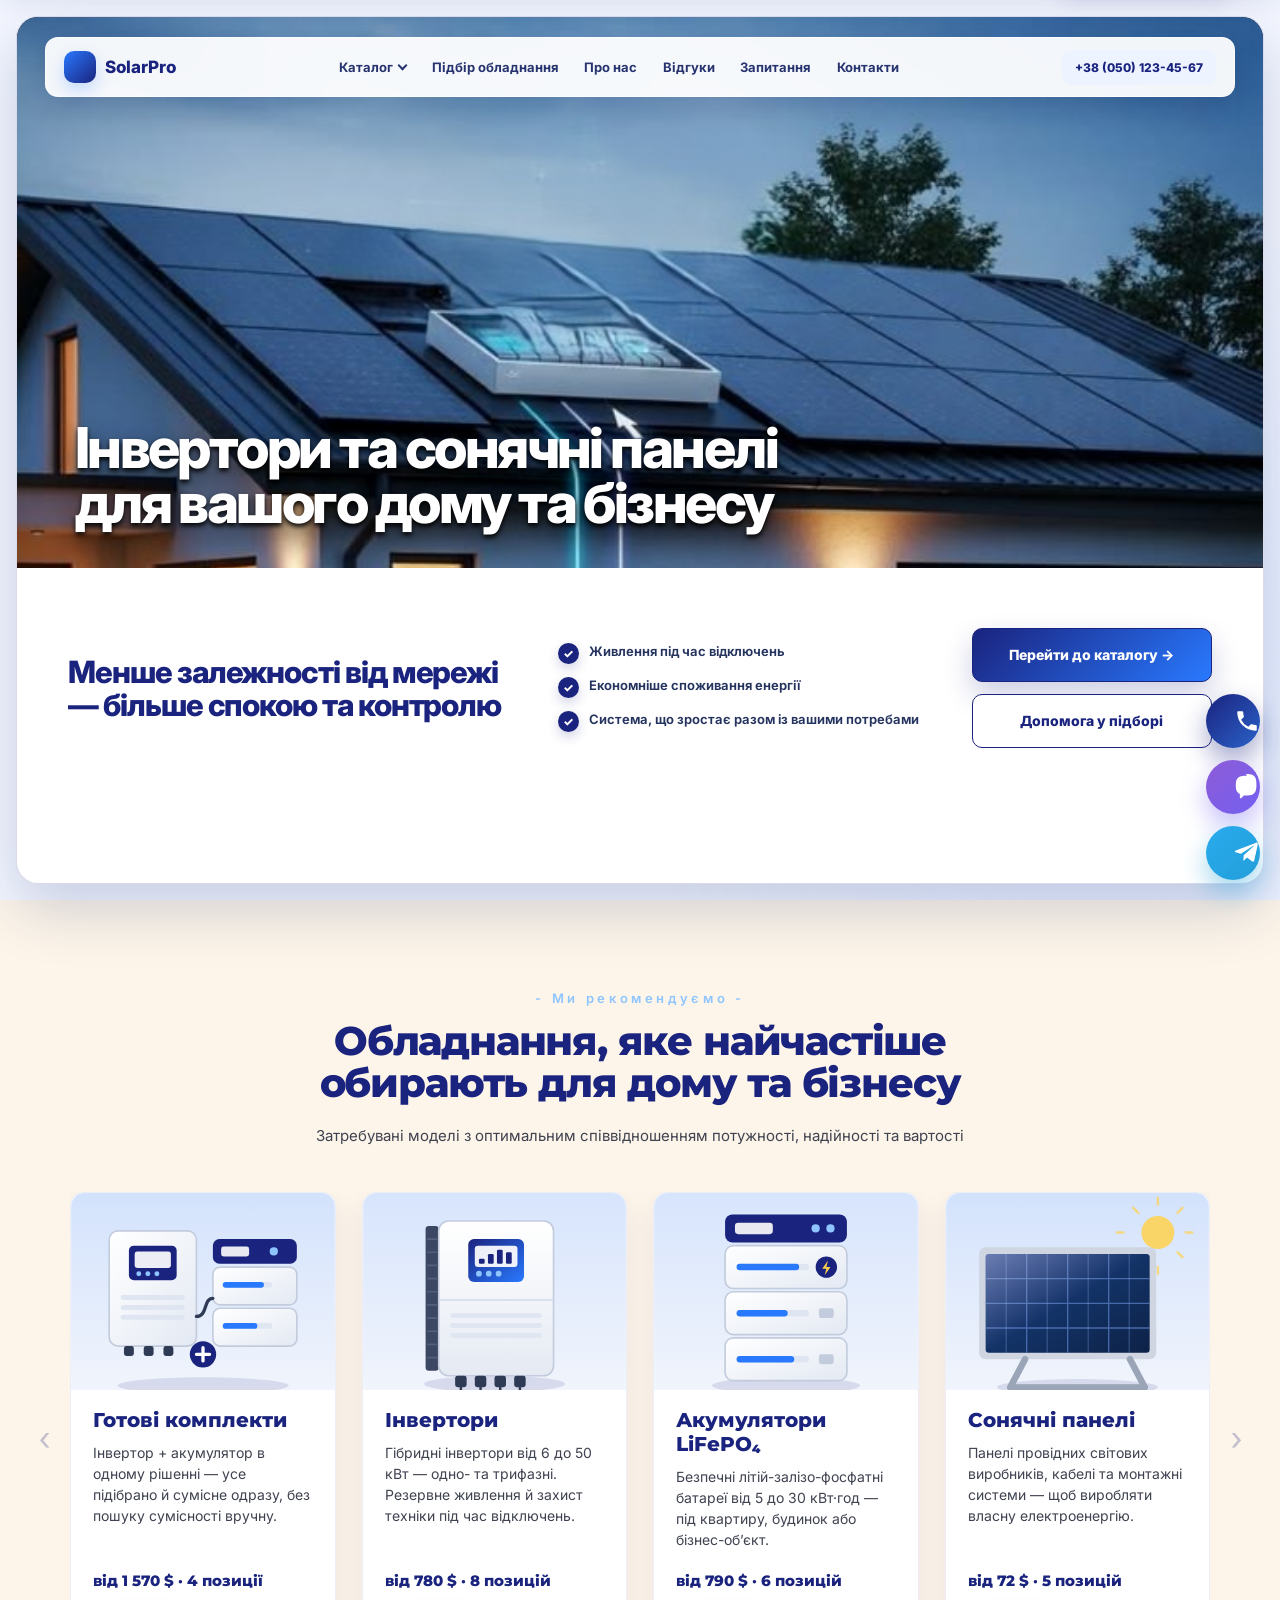
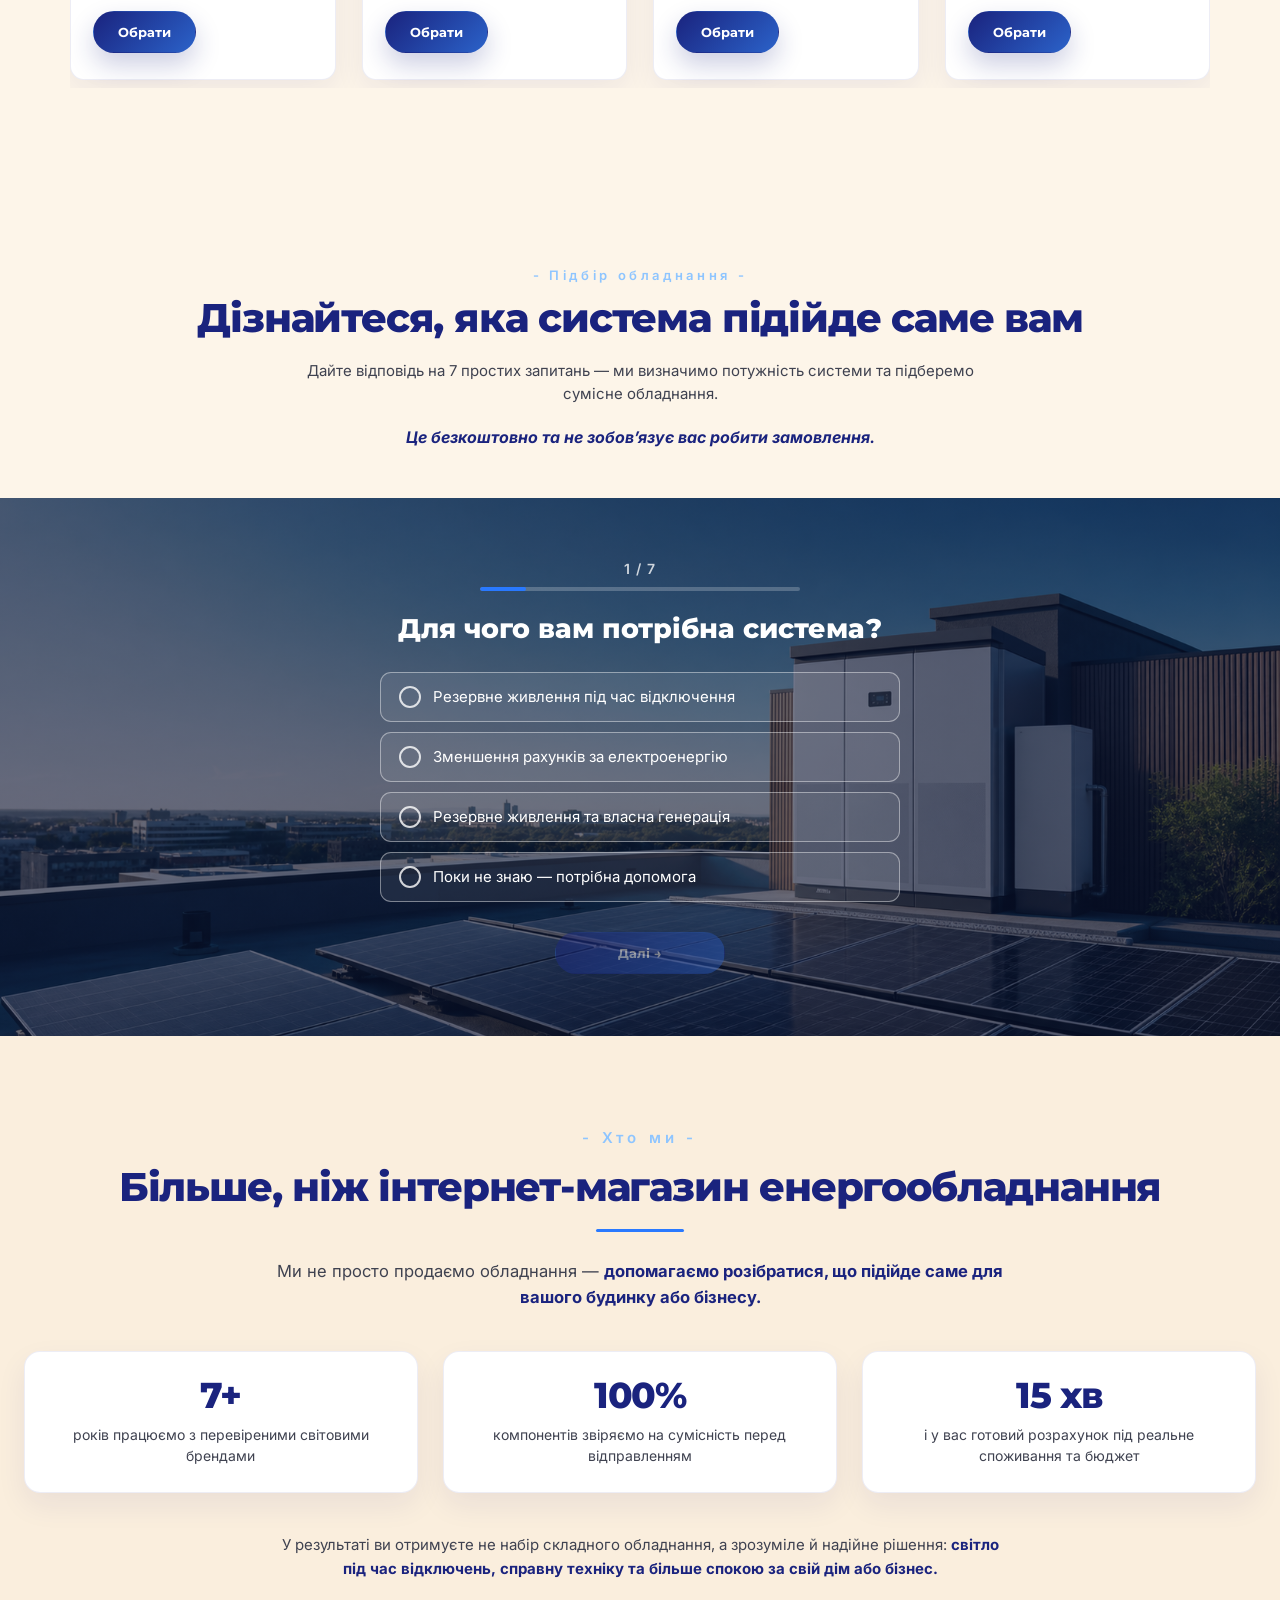
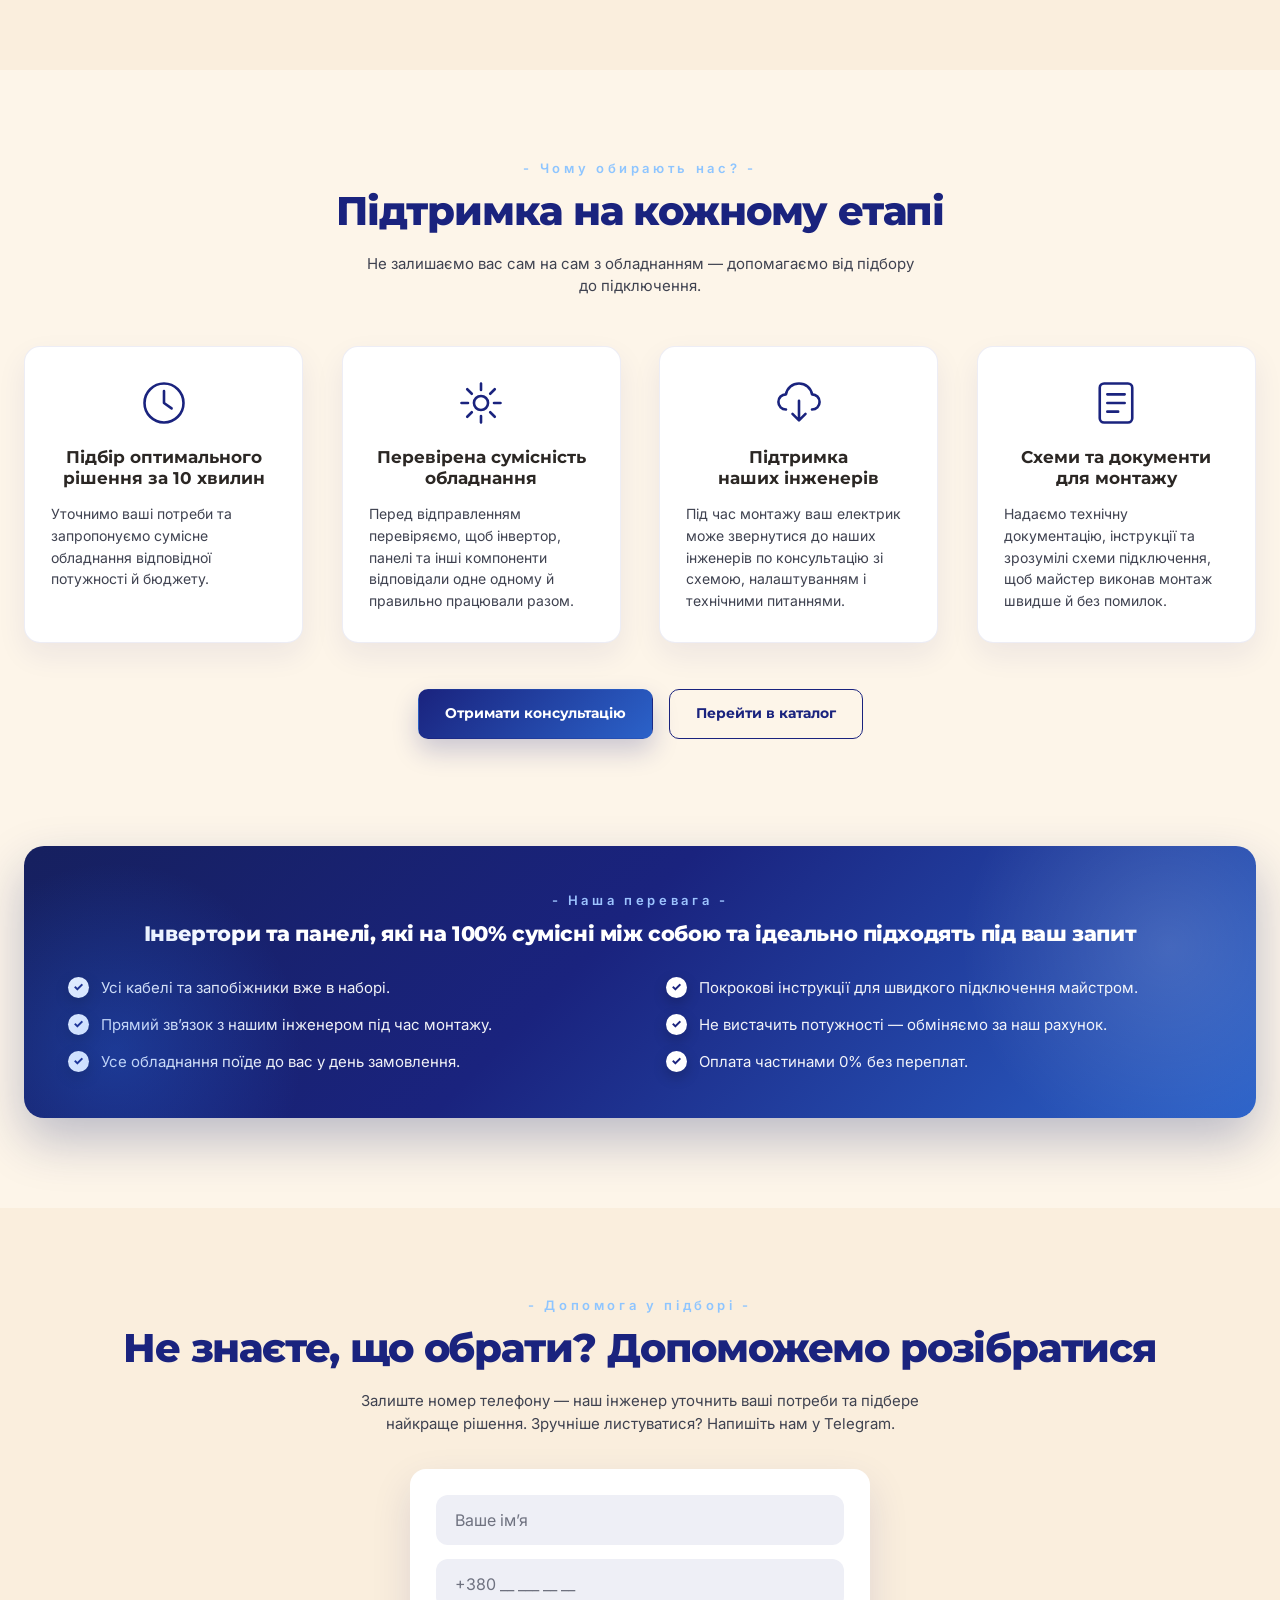
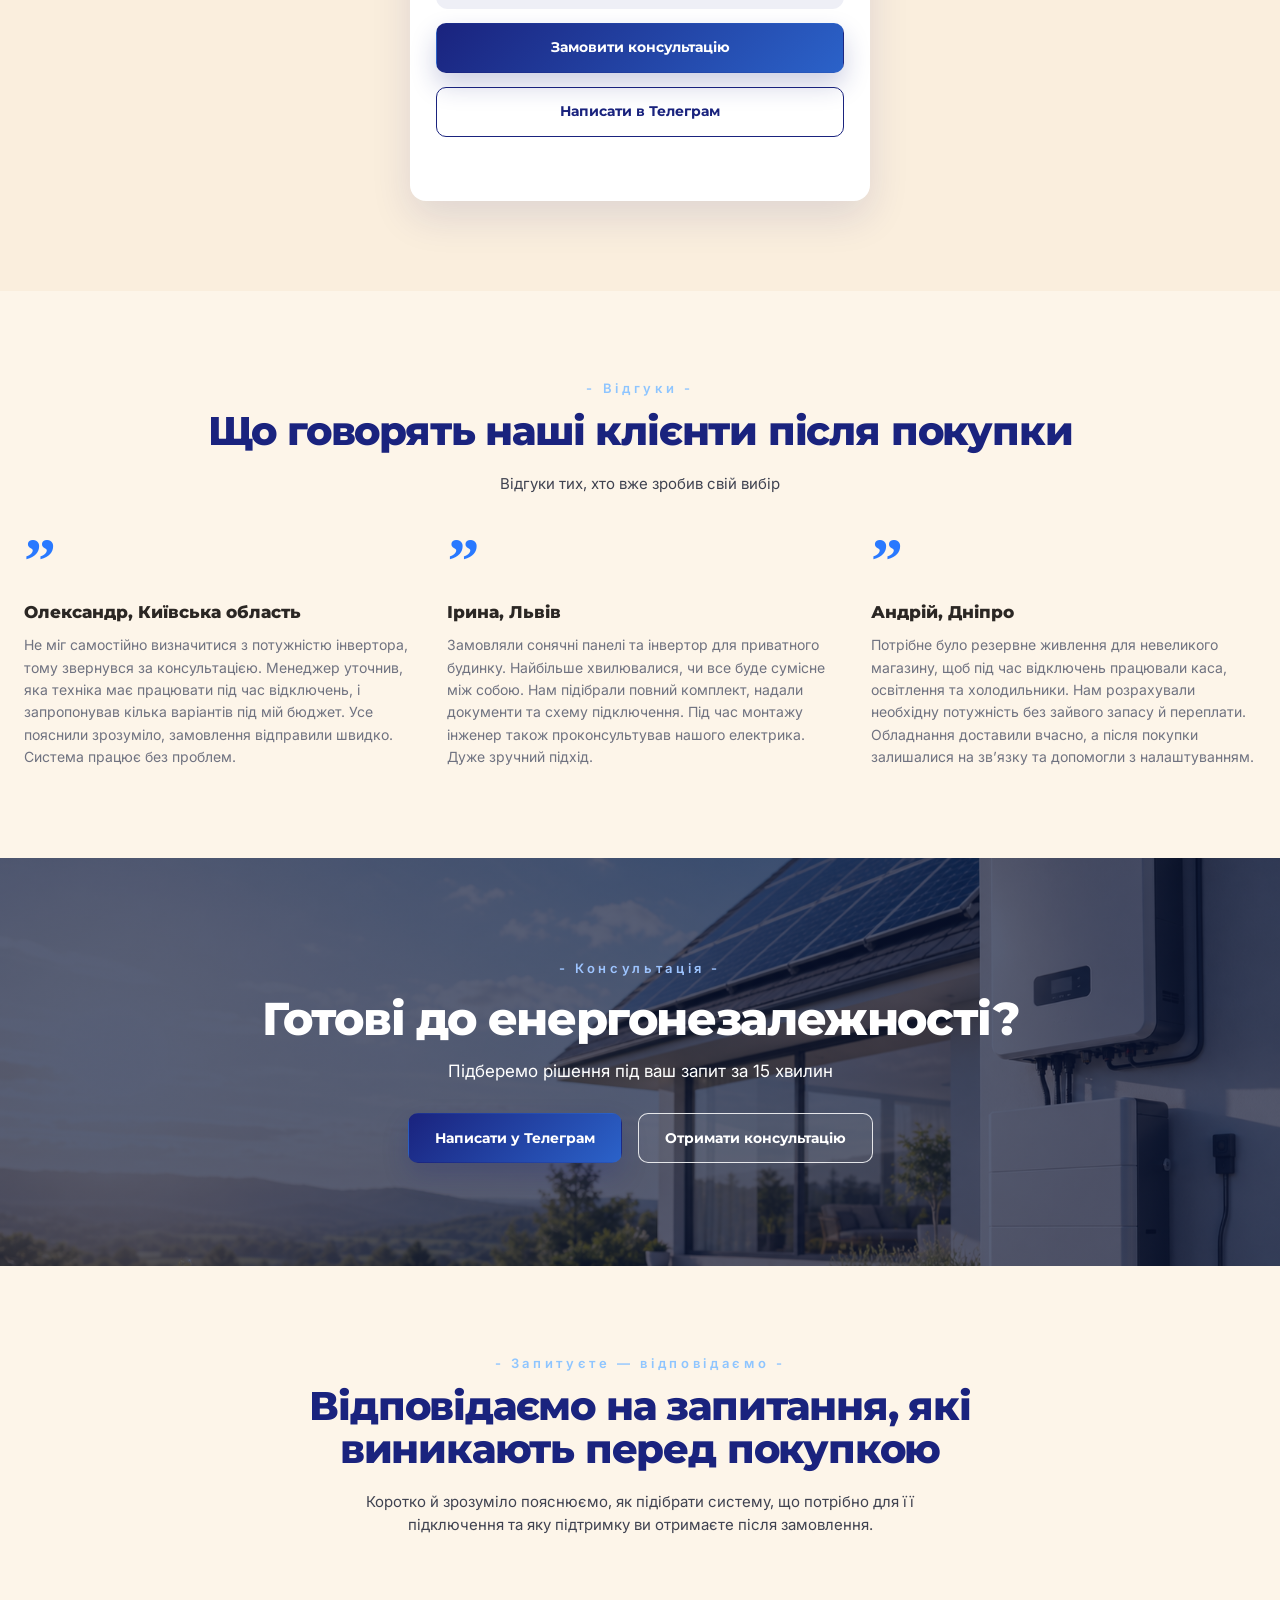
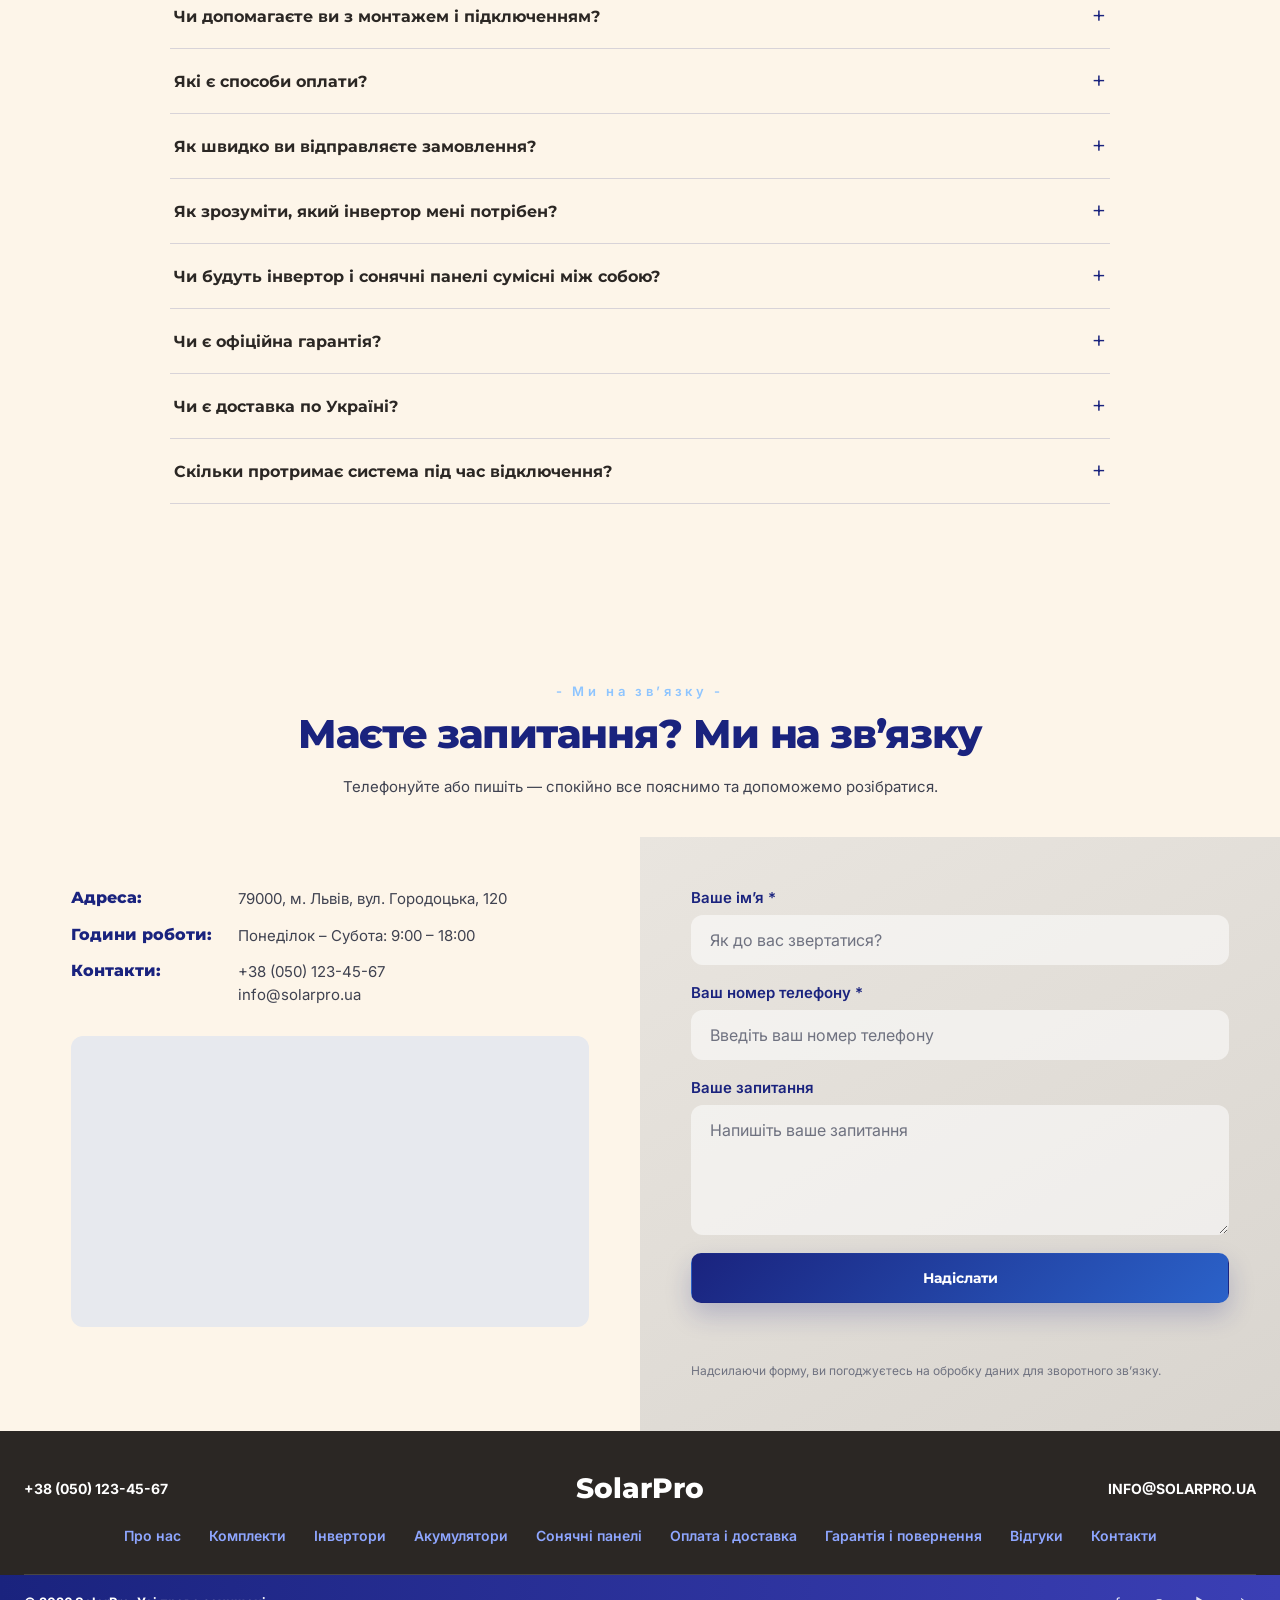
<file: index.html>
<!doctype html>
<html lang="uk">
  <head>
    <meta charset="utf-8">
    <meta name="viewport" content="width=device-width, initial-scale=1">
    <meta name="description" content="Інвертори та сонячні панелі для дому й бізнесу — живлення під час відключень та контроль споживання енергії. Підбір системи за 10 хвилин, перевірена сумісність, доставка по Україні.">
    <meta name="theme-color" content="#1a237e">
    <title>Інвертори та сонячні панелі | SolarPro</title>

    <link rel="preconnect" href="https://fonts.googleapis.com">
    <link rel="preconnect" href="https://fonts.gstatic.com" crossorigin>
    <link href="https://fonts.googleapis.com/css2?family=Inter:wght@400;500;600;700&family=Montserrat:wght@600;700;800&display=swap" rel="stylesheet">
    <link rel="stylesheet" href="styles.css?v=20261115a">
  </head>

  <body>
    <a class="skip-link" href="#catalog">Перейти до каталогу</a>

    <!-- ====================================================================
         1. ПЕРШИЙ ЕКРАН — узятий без змін із approved-hero.html
         ==================================================================== -->
    <main class="approved-hybrid-variant" id="top">
      <section class="approved-video-area" aria-labelledby="approved-title">
        <video autoplay muted loop playsinline preload="metadata" poster="assets/hero-solar-home.jpg" src="assets/hero.mp4" aria-hidden="true"></video>

        <header class="approved-header">
          <a class="approved-logo" href="#top" aria-label="SolarPro — на головну">
            <span class="approved-logo-mark" aria-hidden="true"></span>
            <span>SolarPro</span>
          </a>

          <nav class="approved-nav" aria-label="Головне меню">
            <div class="nav-drop">
              <button class="nav-drop__toggle" type="button" aria-expanded="false">
                Каталог<span class="nav-drop__caret" aria-hidden="true"></span>
              </button>
              <ul class="nav-drop__menu">
                <li><a href="kits.html">Готові комплекти</a></li>
                <li><a href="inverters.html">Інвертори</a></li>
                <li><a href="batteries.html">Акумулятори</a></li>
                <li><a href="panels.html">Сонячні панелі</a></li>
              </ul>
            </div>
            <a href="#selection">Підбір обладнання</a>
            <a href="#about">Про нас</a>
            <a href="#reviews">Відгуки</a>
            <a href="#faq">Запитання</a>
            <a href="#contacts">Контакти</a>
          </nav>

          <a class="approved-phone" href="tel:+380501234567" data-config="brand.phone">+38 (050) 123-45-67</a>
          <button class="approved-menu" type="button" aria-label="Відкрити меню" aria-expanded="false" aria-controls="mobile-nav"></button>
        </header>

        <h1 class="approved-title" id="approved-title">Інвертори та сонячні панелі для вашого дому та бізнесу</h1>
      </section>

      <section class="approved-lower" aria-label="Переваги та наступні кроки">
        <p class="approved-promise">Менше залежності від мережі — більше спокою та контролю</p>

        <ul class="approved-benefits">
          <li><span class="approved-check" aria-hidden="true">✓</span><span>Живлення під час відключень</span></li>
          <li><span class="approved-check" aria-hidden="true">✓</span><span>Економніше споживання енергії</span></li>
          <li><span class="approved-check" aria-hidden="true">✓</span><span>Система, що зростає разом із вашими потребами</span></li>
        </ul>

        <div class="approved-actions">
          <a class="approved-button" href="#catalog">Перейти до каталогу →</a>
          <a class="approved-button secondary" href="#selection">Допомога у підборі</a>
        </div>
      </section>
    </main>

    <!-- мобільне меню -->
    <div class="mobile-nav" id="mobile-nav" hidden>
      <div class="mobile-nav__panel" role="dialog" aria-modal="true" aria-label="Меню">
        <button class="mobile-nav__close" type="button" aria-label="Закрити меню">×</button>
        <nav aria-label="Мобільне меню">
          <div class="mobile-nav__group">
            <button class="mobile-nav__toggle" type="button" aria-expanded="false">Каталог</button>
            <div class="mobile-nav__sub">
              <a href="kits.html">Готові комплекти</a>
              <a href="inverters.html">Інвертори</a>
              <a href="batteries.html">Акумулятори</a>
              <a href="panels.html">Сонячні панелі</a>
            </div>
          </div>
          <a href="#selection">Підбір обладнання</a>
          <a href="#about">Про нас</a>
          <a href="#reviews">Відгуки</a>
          <a href="#faq">Запитання</a>
          <a href="#contacts">Контакти</a>
        </nav>
        <a class="mobile-nav__phone" href="tel:+380501234567" data-config="brand.phone">+38 (050) 123-45-67</a>
        <a class="mobile-nav__tg" href="#" data-config-href="social.telegram" target="_blank" rel="noopener">Написати в Telegram</a>
      </div>
    </div>

    <!-- липкий хедер, з'являється після першого екрана -->
    <header class="sticky-header" id="sticky-header" aria-hidden="true">
      <div class="shell sticky-header__inner">
        <a class="sticky-header__logo" href="#top">
          <span class="approved-logo-mark" aria-hidden="true"></span>
          <span>SolarPro</span>
        </a>
        <nav class="sticky-header__nav" aria-label="Меню сторінки">
          <div class="nav-drop">
            <button class="nav-drop__toggle" type="button" aria-expanded="false">
              Каталог<span class="nav-drop__caret" aria-hidden="true"></span>
            </button>
            <ul class="nav-drop__menu">
              <li><a href="kits.html">Готові комплекти</a></li>
              <li><a href="inverters.html">Інвертори</a></li>
              <li><a href="batteries.html">Акумулятори</a></li>
              <li><a href="panels.html">Сонячні панелі</a></li>
            </ul>
          </div>
          <a href="#selection">Підбір</a>
          <a href="#about">Про нас</a>
          <a href="#faq">Запитання</a>
          <a href="#contacts">Контакти</a>
        </nav>
        <a class="btn btn--primary btn--sm" href="#selection">Підібрати систему</a>
        <button class="sticky-header__menu" type="button" aria-label="Відкрити меню" aria-expanded="false" aria-controls="mobile-nav"></button>
      </div>
    </header>

    <!-- ====================================================================
         2. КАТЕГОРІЇ ТОВАРІВ → окремі сторінки каталогу
         ==================================================================== -->
    <section class="section section--categories" id="catalog" aria-labelledby="cat-title">
      <div class="shell">
        <p class="eyebrow">Ми рекомендуємо</p>
        <h2 class="section__title" id="cat-title">Обладнання, яке найчастіше обирають для дому та бізнесу</h2>
        <p class="section__lead section__lead--wide">Затребувані моделі з оптимальним співвідношенням потужності, надійності та вартості</p>

        <div class="carousel" data-carousel>
          <button class="carousel__arrow carousel__arrow--prev" type="button" aria-label="Попередні категорії" data-carousel-prev>‹</button>

          <div class="carousel__track" data-carousel-track>
            <article class="cat-card">
              <div class="cat-card__media"><img src="assets/kit.svg" alt="Готовий комплект резервного живлення" loading="lazy" width="320" height="260"></div>
              <h3><a href="kits.html">Готові комплекти</a></h3>
              <p>Інвертор + акумулятор в одному рішенні — усе підібрано й сумісне одразу, без пошуку сумісності вручну.</p>
              <p class="cat-card__from">від 1 570 $ · 4 позиції</p>
              <a class="btn btn--primary btn--pill" href="kits.html">Обрати</a>
            </article>

            <article class="cat-card">
              <div class="cat-card__media"><img src="assets/inverter.svg" alt="Гібридний інвертор" loading="lazy" width="320" height="260"></div>
              <h3><a href="inverters.html">Інвертори</a></h3>
              <p>Гібридні інвертори від 6 до 50 кВт — одно- та трифазні. Резервне живлення й захист техніки під час відключень.</p>
              <p class="cat-card__from">від 780 $ · 8 позицій</p>
              <a class="btn btn--primary btn--pill" href="inverters.html">Обрати</a>
            </article>

            <article class="cat-card">
              <div class="cat-card__media"><img src="assets/battery.svg" alt="Акумулятор LiFePO4" loading="lazy" width="320" height="260"></div>
              <h3><a href="batteries.html">Акумулятори LiFePO₄</a></h3>
              <p>Безпечні літій-залізо-фосфатні батареї від 5 до 30 кВт·год — під квартиру, будинок або бізнес-об’єкт.</p>
              <p class="cat-card__from">від 790 $ · 6 позицій</p>
              <a class="btn btn--primary btn--pill" href="batteries.html">Обрати</a>
            </article>

            <article class="cat-card">
              <div class="cat-card__media"><img src="assets/panel.svg" alt="Сонячна панель" loading="lazy" width="320" height="260"></div>
              <h3><a href="panels.html">Сонячні панелі</a></h3>
              <p>Панелі провідних світових виробників, кабелі та монтажні системи — щоб виробляти власну електроенергію.</p>
              <p class="cat-card__from">від 72 $ · 5 позицій</p>
              <a class="btn btn--primary btn--pill" href="panels.html">Обрати</a>
            </article>
          </div>

          <button class="carousel__arrow carousel__arrow--next" type="button" aria-label="Наступні категорії" data-carousel-next>›</button>

          <div class="carousel__controls" data-carousel-controls>
            <button class="carousel__nav" type="button" aria-label="Попередня категорія" data-carousel-prev>‹</button>
            <div class="carousel__dots" data-carousel-dots></div>
            <button class="carousel__nav" type="button" aria-label="Наступна категорія" data-carousel-next>›</button>
          </div>
        </div>

        <p class="carousel__hint" data-carousel-hint>Гортайте вбік — далі інвертори, акумулятори та панелі</p>
      </div>
    </section>

    <!-- ====================================================================
         3. КВІЗ
         ==================================================================== -->
    <section class="section section--quiz-intro" id="selection" aria-labelledby="quiz-title">
      <div class="shell">
        <p class="eyebrow">Підбір обладнання</p>
        <h2 class="section__title" id="quiz-title">Дізнайтеся, яка система підійде саме вам</h2>
        <p class="section__lead section__lead--wide">Дайте відповідь на 7 простих запитань — ми визначимо потужність системи та підберемо сумісне обладнання.</p>
        <p class="section__note">Це безкоштовно та не зобов’язує вас робити замовлення.</p>
      </div>
    </section>

    <section class="quiz" aria-label="Квіз підбору обладнання">
      <div class="quiz__inner">
        <!-- крок -->
        <div class="quiz__stage" data-quiz-stage>
          <p class="quiz__counter"><span data-quiz-current>1</span> / <span data-quiz-total>7</span></p>
          <div class="quiz__progress" aria-hidden="true"><span data-quiz-bar></span></div>
          <h3 class="quiz__question" data-quiz-question>Для чого вам потрібна система?</h3>
          <div class="quiz__options" role="radiogroup" aria-label="Варіанти відповіді" data-quiz-options></div>
          <div class="quiz__nav">
            <button class="quiz__back" type="button" data-quiz-back hidden>← Назад</button>
            <button class="btn btn--primary btn--pill quiz__next" type="button" data-quiz-next disabled>Далі  →</button>
          </div>
        </div>

        <!-- результат -->
        <div class="quiz__result" data-quiz-result hidden>
          <p class="quiz__counter">Готово</p>
          <h3 class="quiz__question" data-result-title>Ваша орієнтовна система</h3>

          <div class="quiz__specs">
            <div class="quiz__spec"><span class="quiz__spec-label">Інвертор</span><strong data-result-inverter>—</strong></div>
            <div class="quiz__spec"><span class="quiz__spec-label">Акумулятори</span><strong data-result-battery>—</strong></div>
            <div class="quiz__spec"><span class="quiz__spec-label">Автономність</span><strong data-result-hours>—</strong></div>
          </div>

          <p class="quiz__result-note">Заповніть форму — інженер прорахує точну ціну й зателефонує протягом 15 хвилин.</p>

          <form class="quiz__form" novalidate data-lead-form data-lead-source="Квіз підбору">
            <div class="field">
              <label for="quiz-name">Ваше ім’я *</label>
              <input id="quiz-name" name="name" type="text" required autocomplete="name" placeholder="Як до вас звертатися?">
            </div>
            <div class="field">
              <label for="quiz-phone">Ваш номер телефону *</label>
              <input id="quiz-phone" name="phone" type="tel" required autocomplete="tel" placeholder="+380 __ ___ __ __">
            </div>
            <button class="btn btn--primary btn--wide" type="submit">Отримати точний розрахунок</button>
            <p class="form__status" data-form-status role="status"></p>
            <p class="form__consent">Надсилаючи форму, ви погоджуєтесь на обробку даних для зворотного дзвінка.</p>
          </form>

          <button class="quiz__restart" type="button" data-quiz-restart>Пройти ще раз</button>
        </div>
      </div>
    </section>

    <!-- ====================================================================
         4. ХТО МИ
         ==================================================================== -->
    <section class="section section--about" id="about" aria-labelledby="about-title">
      <div class="shell about">
        <p class="eyebrow">Хто ми</p>
        <h2 class="section__title" id="about-title">Більше, ніж інтернет-магазин енергообладнання</h2>
        <span class="about__rule" aria-hidden="true"></span>

        <p class="about__intro">Ми не просто продаємо обладнання — <strong>допомагаємо розібратися, що підійде саме для вашого будинку або бізнесу.</strong></p>

        <ul class="about__facts">
          <li class="fact">
            <span class="fact__num">7+</span>
            <span class="fact__text">років працюємо з перевіреними світовими брендами</span>
          </li>
          <li class="fact">
            <span class="fact__num">100%</span>
            <span class="fact__text">компонентів звіряємо на сумісність перед відправленням</span>
          </li>
          <li class="fact">
            <span class="fact__num">15 хв</span>
            <span class="fact__text">і у вас готовий розрахунок під реальне споживання та бюджет</span>
          </li>
        </ul>

        <p class="about__outro">У результаті ви отримуєте не набір складного обладнання, а зрозуміле й надійне рішення: <strong>світло під час відключень, справну техніку та більше спокою за свій дім або бізнес.</strong></p>
      </div>
    </section>

    <!-- ====================================================================
         5. ПІДТРИМКА НА КОЖНОМУ ЕТАПІ
         ==================================================================== -->
    <section class="section section--support" aria-labelledby="support-title">
      <div class="shell">
        <p class="eyebrow">Чому обирають нас?</p>
        <h2 class="section__title" id="support-title">Підтримка на кожному етапі</h2>
        <p class="section__lead">Не залишаємо вас сам на сам з обладнанням — допомагаємо від підбору до підключення.</p>

        <ul class="support__grid">
          <li class="support__item">
            <span class="support__icon" aria-hidden="true">
              <svg viewBox="0 0 48 48" fill="none" stroke="currentColor" stroke-width="2.4" stroke-linecap="round" stroke-linejoin="round"><circle cx="24" cy="24" r="18"/><path d="M24 13v11l7 5"/></svg>
            </span>
            <h3>Підбір оптимального рішення за 10 хвилин</h3>
            <p>Уточнимо ваші потреби та запропонуємо сумісне обладнання відповідної потужності й бюджету.</p>
          </li>

          <li class="support__item">
            <span class="support__icon" aria-hidden="true">
              <svg viewBox="0 0 48 48" fill="none" stroke="currentColor" stroke-width="2.4" stroke-linecap="round" stroke-linejoin="round"><circle cx="24" cy="24" r="6.5"/><path d="M24 6v6M24 36v6M42 24h-6M12 24H6M36.7 11.3l-4.2 4.2M15.5 32.5l-4.2 4.2M36.7 36.7l-4.2-4.2M15.5 15.5l-4.2-4.2"/></svg>
            </span>
            <h3>Перевірена сумісність обладнання</h3>
            <p>Перед відправленням перевіряємо, щоб інвертор, панелі та інші компоненти відповідали одне одному й правильно працювали разом.</p>
          </li>

          <li class="support__item">
            <span class="support__icon" aria-hidden="true">
              <svg viewBox="0 0 48 48" fill="none" stroke="currentColor" stroke-width="2.4" stroke-linecap="round" stroke-linejoin="round"><path d="M12 30c-4 0-7-3-7-7s3-7 7-7c1-6 6-10 12-10s11 4 12 10c4 0 7 3 7 7s-3 7-7 7"/><path d="M24 22v18M18 34l6 6 6-6"/></svg>
            </span>
            <h3>Підтримка наших інженерів</h3>
            <p>Під час монтажу ваш електрик може звернутися до наших інженерів по консультацію зі схемою, налаштуванням і технічними питаннями.</p>
          </li>

          <li class="support__item">
            <span class="support__icon" aria-hidden="true">
              <svg viewBox="0 0 48 48" fill="none" stroke="currentColor" stroke-width="2.4" stroke-linecap="round" stroke-linejoin="round"><rect x="9" y="6" width="30" height="36" rx="4"/><path d="M16 16h16M16 24h16M16 32h10"/></svg>
            </span>
            <h3>Схеми та документи для монтажу</h3>
            <p>Надаємо технічну документацію, інструкції та зрозумілі схеми підключення, щоб майстер виконав монтаж швидше й без помилок.</p>
          </li>
        </ul>

        <div class="support__actions">
          <a class="btn btn--primary" href="#cta">Отримати консультацію</a>
          <a class="btn btn--outline" href="#catalog">Перейти в каталог</a>
        </div>
      </div>
    </section>

    <!-- ====================================================================
         6. ПЕРЕВАГИ — виділений блок
         ==================================================================== -->
    <section class="section section--advantages" aria-labelledby="adv-title">
      <div class="shell advantages">
        <p class="eyebrow eyebrow--light">Наша перевага</p>
        <h2 class="advantages__title" id="adv-title">
          Інвертори та панелі, які на 100% сумісні між собою та ідеально підходять під ваш запит
        </h2>

        <ul class="advantages__list">
          <li><span class="approved-check" aria-hidden="true">✓</span><span>Усі кабелі та запобіжники вже в наборі.</span></li>
          <li><span class="approved-check" aria-hidden="true">✓</span><span>Покрокові інструкції для швидкого підключення майстром.</span></li>
          <li><span class="approved-check" aria-hidden="true">✓</span><span>Прямий зв’язок з нашим інженером під час монтажу.</span></li>
          <li><span class="approved-check" aria-hidden="true">✓</span><span>Не вистачить потужності — обміняємо за наш рахунок.</span></li>
          <li><span class="approved-check" aria-hidden="true">✓</span><span>Усе обладнання поїде до вас у день замовлення.</span></li>
          <li><span class="approved-check" aria-hidden="true">✓</span><span>Оплата частинами 0% без переплат.</span></li>
        </ul>
      </div>
    </section>

    <!-- ====================================================================
         7. ДОПОМОГА У ПІДБОРІ
         ==================================================================== -->
    <section class="section section--help" aria-labelledby="help-title">
      <div class="shell help">
        <p class="eyebrow">Допомога у підборі</p>
        <h2 class="section__title" id="help-title">Не знаєте, що обрати? Допоможемо розібратися</h2>
        <p class="section__lead">Залиште номер телефону — наш інженер уточнить ваші потреби та підбере найкраще рішення. Зручніше листуватися? Напишіть нам у Telegram.</p>

        <form class="help__form" novalidate data-lead-form data-lead-source="Допомога у підборі">
          <div class="field">
            <label class="visually-hidden" for="help-name">Ваше ім’я</label>
            <input id="help-name" name="name" type="text" required autocomplete="name" placeholder="Ваше ім’я">
          </div>
          <div class="field">
            <label class="visually-hidden" for="help-phone">Ваш номер телефону</label>
            <input id="help-phone" name="phone" type="tel" required autocomplete="tel" placeholder="+380 __ ___ __ __">
          </div>
          <button class="btn btn--primary btn--wide" type="submit">Замовити консультацію</button>
          <a class="btn btn--outline btn--wide" href="#" data-config-href="social.telegram" target="_blank" rel="noopener">Написати в Телеграм</a>
          <p class="form__status" data-form-status role="status"></p>
        </form>
      </div>
    </section>

    <!-- ====================================================================
         8. ВІДГУКИ
         ==================================================================== -->
    <section class="section section--reviews" id="reviews" aria-labelledby="rev-title">
      <div class="shell">
        <p class="eyebrow">Відгуки</p>
        <h2 class="section__title" id="rev-title">Що говорять наші клієнти після покупки</h2>
        <p class="section__lead">Відгуки тих, хто вже зробив свій вибір</p>

        <ul class="reviews">
          <li class="review">
            <span class="review__quote" aria-hidden="true">”</span>
            <h3 class="review__author">Олександр, Київська область</h3>
            <p>Не міг самостійно визначитися з потужністю інвертора, тому звернувся за консультацією. Менеджер уточнив, яка техніка має працювати під час відключень, і запропонував кілька варіантів під мій бюджет. Усе пояснили зрозуміло, замовлення відправили швидко. Система працює без проблем.</p>
          </li>
          <li class="review">
            <span class="review__quote" aria-hidden="true">”</span>
            <h3 class="review__author">Ірина, Львів</h3>
            <p>Замовляли сонячні панелі та інвертор для приватного будинку. Найбільше хвилювалися, чи все буде сумісне між собою. Нам підібрали повний комплект, надали документи та схему підключення. Під час монтажу інженер також проконсультував нашого електрика. Дуже зручний підхід.</p>
          </li>
          <li class="review">
            <span class="review__quote" aria-hidden="true">”</span>
            <h3 class="review__author">Андрій, Дніпро</h3>
            <p>Потрібне було резервне живлення для невеликого магазину, щоб під час відключень працювали каса, освітлення та холодильники. Нам розрахували необхідну потужність без зайвого запасу й переплати. Обладнання доставили вчасно, а після покупки залишалися на зв’язку та допомогли з налаштуванням.</p>
          </li>
        </ul>
      </div>
    </section>

    <!-- ====================================================================
         9. CTA
         ==================================================================== -->
    <section class="cta" id="cta" aria-labelledby="cta-title">
      <div class="cta__inner">
        <p class="eyebrow eyebrow--light">Консультація</p>
        <h2 class="cta__title" id="cta-title">Готові до енергонезалежності?</h2>
        <p class="cta__lead">Підберемо рішення під ваш запит за 15 хвилин</p>
        <div class="cta__actions">
          <a class="btn btn--primary" href="#" data-config-href="social.telegram" target="_blank" rel="noopener">Написати у Телеграм</a>
          <a class="btn btn--ghost" href="#contacts">Отримати консультацію</a>
        </div>
      </div>
    </section>

    <!-- ====================================================================
         10. FAQ
         ==================================================================== -->
    <section class="section section--faq" id="faq" aria-labelledby="faq-title">
      <div class="shell">
        <p class="eyebrow">Запитуєте — відповідаємо</p>
        <h2 class="section__title" id="faq-title">Відповідаємо на запитання, які виникають перед покупкою</h2>
        <p class="section__lead">Коротко й зрозуміло пояснюємо, як підібрати систему, що потрібно для її підключення та яку підтримку ви отримаєте після замовлення.</p>

        <div class="faq" data-faq>
          <details class="faq__item">
            <summary>Чи допомагаєте ви з монтажем і підключенням?</summary>
            <div class="faq__body">
              <p>Так. До кожного замовлення додаємо схему підключення, інструкції та специфікацію кабелів і запобіжників. Монтаж виконує ваш електрик — а наш інженер на зв’язку під час робіт і відповідає на його запитання щодо схеми, налаштувань інвертора та запуску системи. Якщо свого майстра немає, порадимо перевіреного монтажника у вашому регіоні.</p>
            </div>
          </details>

          <details class="faq__item">
            <summary>Які є способи оплати?</summary>
            <div class="faq__body">
              <p>Оплата карткою або на рахунок для фізичних осіб, безготівковий розрахунок з ПДВ для ФОП і компаній, а також накладений платіж при отриманні. Для більшості позицій доступна оплата частинами до 12 місяців без переплат від банків-партнерів. Умови узгоджуємо особисто — залежно від обраного обладнання та способу отримання.</p>
            </div>
          </details>

          <details class="faq__item">
            <summary>Як швидко ви відправляєте замовлення?</summary>
            <div class="faq__body">
              <p>Обладнання, що є на складі, вирушає до вас у день замовлення, якщо ви оформили його до 15:00. Доставка «Новою поштою» по Україні — зазвичай 1–2 дні. Якщо позиції немає в наявності, чесно кажемо строк постачання ще до оплати й не тримаємо вас у невідомості.</p>
            </div>
          </details>

          <details class="faq__item">
            <summary>Як зрозуміти, який інвертор мені потрібен?</summary>
            <div class="faq__body">
              <p>Потрібні три речі: тип мережі (однофазна 220 В чи трифазна 380 В), сумарна потужність приладів, які мають працювати одночасно, і бажана тривалість автономії. Пройдіть <a href="#selection">квіз із 7 запитань</a> — за 2 хвилини отримаєте орієнтовну потужність, або зателефонуйте нам і ми порахуємо разом. Найчастіше для квартири вистачає 3–6 кВт, для приватного будинку — 6–12 кВт.</p>
            </div>
          </details>

          <details class="faq__item">
            <summary>Чи будуть інвертор і сонячні панелі сумісні між собою?</summary>
            <div class="faq__body">
              <p>Це ми перевіряємо до відправлення. Звіряємо напругу й струм масиву панелей із діапазоном MPPT інвертора, ємність і напругу акумуляторів, підбираємо перерізи кабелів та захист. Якщо ви купуєте комплектом — усе вже узгоджене між собою. Якщо частина обладнання у вас уже є, надішліть моделі — перевіримо сумісність безкоштовно ще до покупки.</p>
            </div>
          </details>

          <details class="faq__item">
            <summary>Чи є офіційна гарантія?</summary>
            <div class="faq__body">
              <p>Так, продаємо лише нове обладнання з офіційною гарантією виробника: інвертори — 5 років, акумулятори LiFePO₄ — 5–10 років, сонячні панелі — до 12 років на виріб і до 25 років на продуктивність. Гарантійні випадки ведемо самі: вам не потрібно листуватися з виробником. Документи й гарантійні талони їдуть разом із замовленням.</p>
            </div>
          </details>

          <details class="faq__item">
            <summary>Чи є доставка по Україні?</summary>
            <div class="faq__body">
              <p>Так, відправляємо у будь-який регіон країни «Новою поштою» або адресною доставкою для великих акумуляторів. Обладнання пакуємо в жорстку тару, страхуємо на повну вартість і надсилаємо ТТН одразу після відправлення. Якщо посилка прийшла пошкодженою — розпакування знімайте на відео, ми вирішимо питання за свій рахунок.</p>
            </div>
          </details>

          <details class="faq__item">
            <summary>Скільки протримає система під час відключення?</summary>
            <div class="faq__body">
              <p>Залежить від ємності акумуляторів і навантаження. Орієнтовно, при звичайному побутовому використанні (котел, холодильник, освітлення, роутер, телевізор):</p>
              <ul>
                <li>інвертор ~6 кВт + акумулятор ~5 кВт·год — приблизно 4–6 годин;</li>
                <li>інвертор ~6 кВт + акумулятори ~10 кВт·год — приблизно 8–12 годин.</li>
              </ul>
              <p>Із сонячними панелями система підзаряджається вдень, тому автономність фактично не обмежена світловим днем. Точний розрахунок під ваш об’єкт зробимо на консультації.</p>
            </div>
          </details>
        </div>
      </div>
    </section>

    <!-- ====================================================================
         11. КОНТАКТИ
         ==================================================================== -->
    <section class="section section--contacts" id="contacts" aria-labelledby="contacts-title">
      <div class="shell contacts__head">
        <p class="eyebrow">Ми на зв’язку</p>
        <h2 class="section__title" id="contacts-title">Маєте запитання? Ми на зв’язку</h2>
        <p class="section__lead">Телефонуйте або пишіть — спокійно все пояснимо та допоможемо розібратися.</p>
      </div>

      <div class="contacts">
        <div class="contacts__info">
          <dl class="contacts__list">
            <dt>Адреса:</dt>
            <dd data-config="brand.address">79000, м. Львів, вул. Городоцька, 120</dd>

            <dt>Години роботи:</dt>
            <dd data-config="brand.hours">Понеділок – Субота: 9:00 – 18:00</dd>

            <dt>Контакти:</dt>
            <dd>
              <a href="tel:+380501234567" data-config="brand.phone">+38 (050) 123-45-67</a><br>
              <a href="mailto:info@solarpro.ua" data-config="brand.email">info@solarpro.ua</a>
            </dd>
          </dl>

          <div class="contacts__map">
            <iframe title="Карта — склад обладнання SolarPro" loading="lazy" referrerpolicy="no-referrer-when-downgrade" data-map src=""></iframe>
          </div>
        </div>

        <form class="contacts__form" novalidate data-lead-form data-lead-source="Форма на сторінці контактів">
          <div class="field">
            <label for="c-name">Ваше ім’я *</label>
            <input id="c-name" name="name" type="text" required autocomplete="name" placeholder="Як до вас звертатися?">
          </div>

          <div class="field">
            <label for="c-phone">Ваш номер телефону *</label>
            <input id="c-phone" name="phone" type="tel" required autocomplete="tel" placeholder="Введіть ваш номер телефону">
          </div>

          <div class="field">
            <label for="c-message">Ваше запитання</label>
            <textarea id="c-message" name="message" rows="5" placeholder="Напишіть ваше запитання"></textarea>
          </div>

          <button class="btn btn--primary btn--wide" type="submit">Надіслати</button>
          <p class="form__status" data-form-status role="status"></p>
          <p class="form__consent">Надсилаючи форму, ви погоджуєтесь на обробку даних для зворотного зв’язку.</p>
        </form>
      </div>
    </section>

    <!-- ====================================================================
         12. ФУТЕР
         ==================================================================== -->
    <footer class="footer">
      <div class="shell footer__top">
        <a class="footer__phone" href="tel:+380501234567" data-config="brand.phone">+38 (050) 123-45-67</a>
        <a class="footer__logo" href="#top">SolarPro</a>
        <a class="footer__email" href="mailto:info@solarpro.ua" data-config="brand.email">info@solarpro.ua</a>
      </div>

      <nav class="footer__nav shell" aria-label="Footer">
        <a href="#about">Про нас</a>
        <a href="kits.html">Комплекти</a>
        <a href="inverters.html">Інвертори</a>
        <a href="batteries.html">Акумулятори</a>
        <a href="panels.html">Сонячні панелі</a>
        <a href="#faq">Оплата і доставка</a>
        <a href="#faq">Гарантія і повернення</a>
        <a href="#reviews">Відгуки</a>
        <a href="#contacts">Контакти</a>
      </nav>

      <div class="footer__bar">
        <div class="shell footer__bar-inner">
          <p>© <span data-year>2026</span> SolarPro. Усі права захищені.</p>
          <ul class="footer__social">
            <li><a href="#" data-config-href="social.facebook" target="_blank" rel="noopener" aria-label="Facebook">f</a></li>
            <li><a href="#" data-config-href="social.instagram" target="_blank" rel="noopener" aria-label="Instagram">◎</a></li>
            <li><a href="#" data-config-href="social.youtube" target="_blank" rel="noopener" aria-label="YouTube">▶</a></li>
            <li><a href="#" data-config-href="social.telegram" target="_blank" rel="noopener" aria-label="Telegram">✈</a></li>
          </ul>
        </div>
      </div>
    </footer>

    <!-- плаваюча кнопка Telegram -->
    <!-- плаваючі кнопки зв'язку -->
    <div class="fab-stack">
      <a class="fab fab--phone" href="tel:+380501234567" data-config-href="brand.phoneHref" aria-label="Подзвонити нам">
        <svg viewBox="0 0 24 24" aria-hidden="true"><path fill="currentColor" d="M6.6 10.8a15.1 15.1 0 0 0 6.6 6.6l2.2-2.2c.3-.3.7-.4 1-.2 1.2.4 2.4.6 3.6.6.6 0 1 .4 1 1V20c0 .6-.4 1-1 1A17 17 0 0 1 3 4c0-.6.4-1 1-1h3.5c.6 0 1 .4 1 1 0 1.3.2 2.5.6 3.6.1.4 0 .8-.2 1l-2.3 2.2Z"/></svg>
        <span class="fab__label">Подзвонити</span>
      </a>

      <a class="fab fab--viber" href="#" data-config-href="social.viber" target="_blank" rel="noopener" aria-label="Написати у Viber">
        <svg viewBox="0 0 24 24" aria-hidden="true"><path fill="currentColor" d="M12 1.5c-3 0-5.3.3-6.9 1C3 3.4 1.9 5.6 1.7 8.6c-.1 1.5-.1 3 .1 4.5.3 2.6 1.5 4.4 3.6 5.3v3.1c0 .8.9 1.2 1.5.6l2.2-2.3c.4 0 .8.1 1.2.1 3 0 5.3-.3 6.9-1 2.1-.9 3.2-3.1 3.4-6.1.2-1.9.2-3.8 0-5.7-.2-3-1.3-5.2-3.4-6.1-1.6-.7-3.2-1-6.2-1Zm-.2 3.3c2.7 0 4.9 2.1 5 4.8 0 .3.2.5.5.5s.5-.2.5-.6c-.1-3.2-2.7-5.7-6-5.7-.3 0-.5.2-.5.5s.2.5.5.5Zm.1 2c1.6 0 2.9 1.2 3 2.8 0 .3.2.5.5.5s.5-.3.5-.6c-.1-2.1-1.8-3.7-4-3.7-.3 0-.5.2-.5.5s.2.5.5.5Zm.1 2c.6 0 1 .4 1 1 0 .3.2.5.5.5s.5-.2.5-.6c-.1-1-.9-1.8-2-1.9-.3 0-.5.2-.5.5s.2.5.5.5ZM8.4 7.2c-.4-.5-1-.6-1.5-.3l-.6.4c-.9.6-1.1 1.7-.6 2.7a14 14 0 0 0 5.6 5.6c1 .5 2.1.3 2.7-.6l.4-.6c.3-.5.2-1.1-.3-1.5l-1.5-1c-.4-.3-1-.2-1.4.2l-.4.5a9.5 9.5 0 0 1-2.4-2.4l.5-.4c.4-.4.5-1 .2-1.4l-.7-1.2Z"/></svg>
        <span class="fab__label">Viber</span>
      </a>

      <a class="fab fab--tg" href="#" data-config-href="social.telegram" target="_blank" rel="noopener" aria-label="Написати в Telegram">
        <svg viewBox="0 0 24 24" aria-hidden="true"><path fill="currentColor" d="M21.9 4.3 18.7 19c-.2 1-.9 1.3-1.8.8l-4.9-3.6-2.4 2.3c-.3.3-.5.5-1 .5l.4-5 9.1-8.2c.4-.4-.1-.6-.6-.2L6.3 12.7l-4.8-1.5c-1-.3-1-1 .2-1.5l18.8-7.2c.9-.3 1.6.2 1.4 1.8Z"/></svg>
        <span class="fab__label">Telegram</span>
      </a>
    </div>

    <!-- модальне вікно подяки -->
    <div class="modal" id="thanks-modal" hidden>
      <div class="modal__backdrop" data-modal-close></div>
      <div class="modal__box" role="dialog" aria-modal="true" aria-labelledby="thanks-title">
        <button class="modal__close" type="button" aria-label="Закрити" data-modal-close>×</button>
        <span class="modal__check" aria-hidden="true">✓</span>
        <h3 id="thanks-title" data-thanks-title>Дякуємо! Заявку прийнято</h3>
        <p data-thanks-text></p>
        <p class="modal__extra" data-thanks-extra></p>
        <a class="btn btn--primary btn--wide" href="#" data-thanks-button target="_blank" rel="noopener">Перейти в Telegram-канал</a>
        <button class="modal__later" type="button" data-modal-close>Пізніше</button>
      </div>
    </div>

    <script src="config.js?v=20261115a"></script>
    <script src="script.js?v=20261115a"></script>
  </body>
</html>
</file>
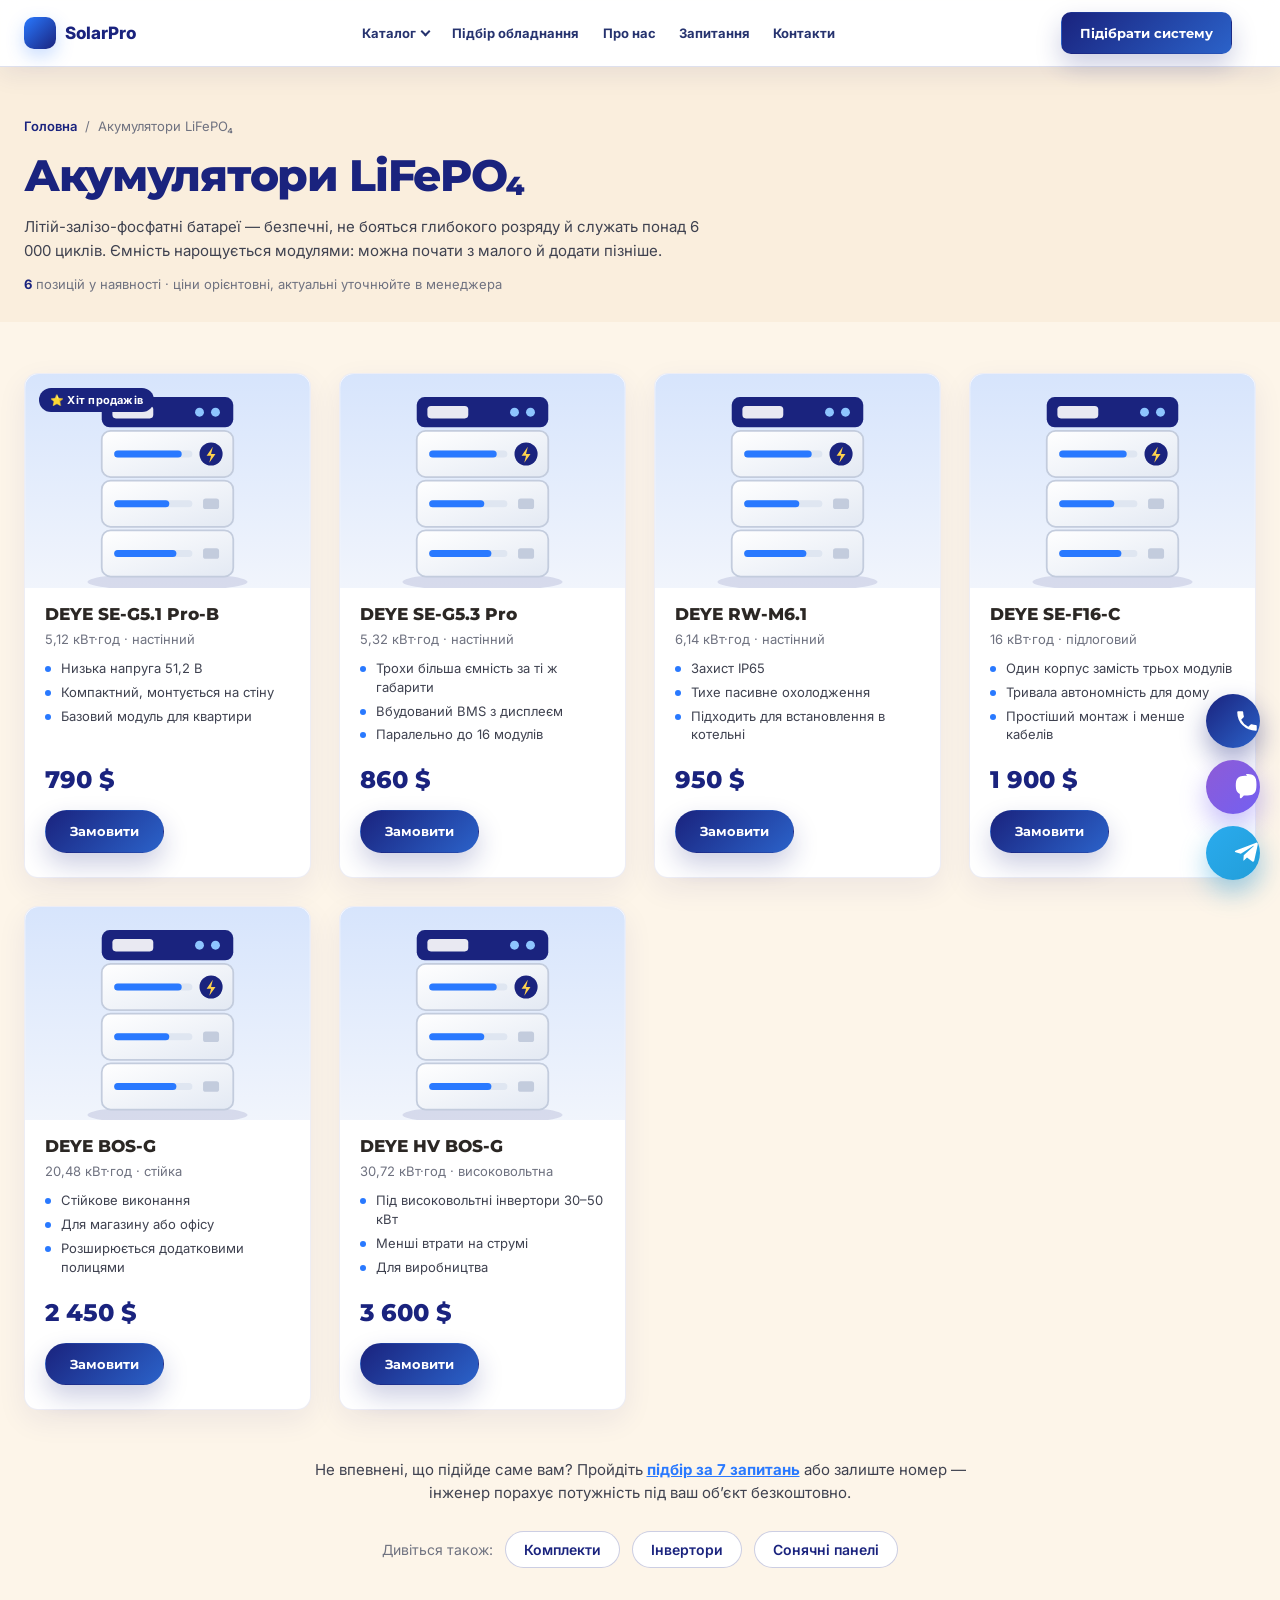
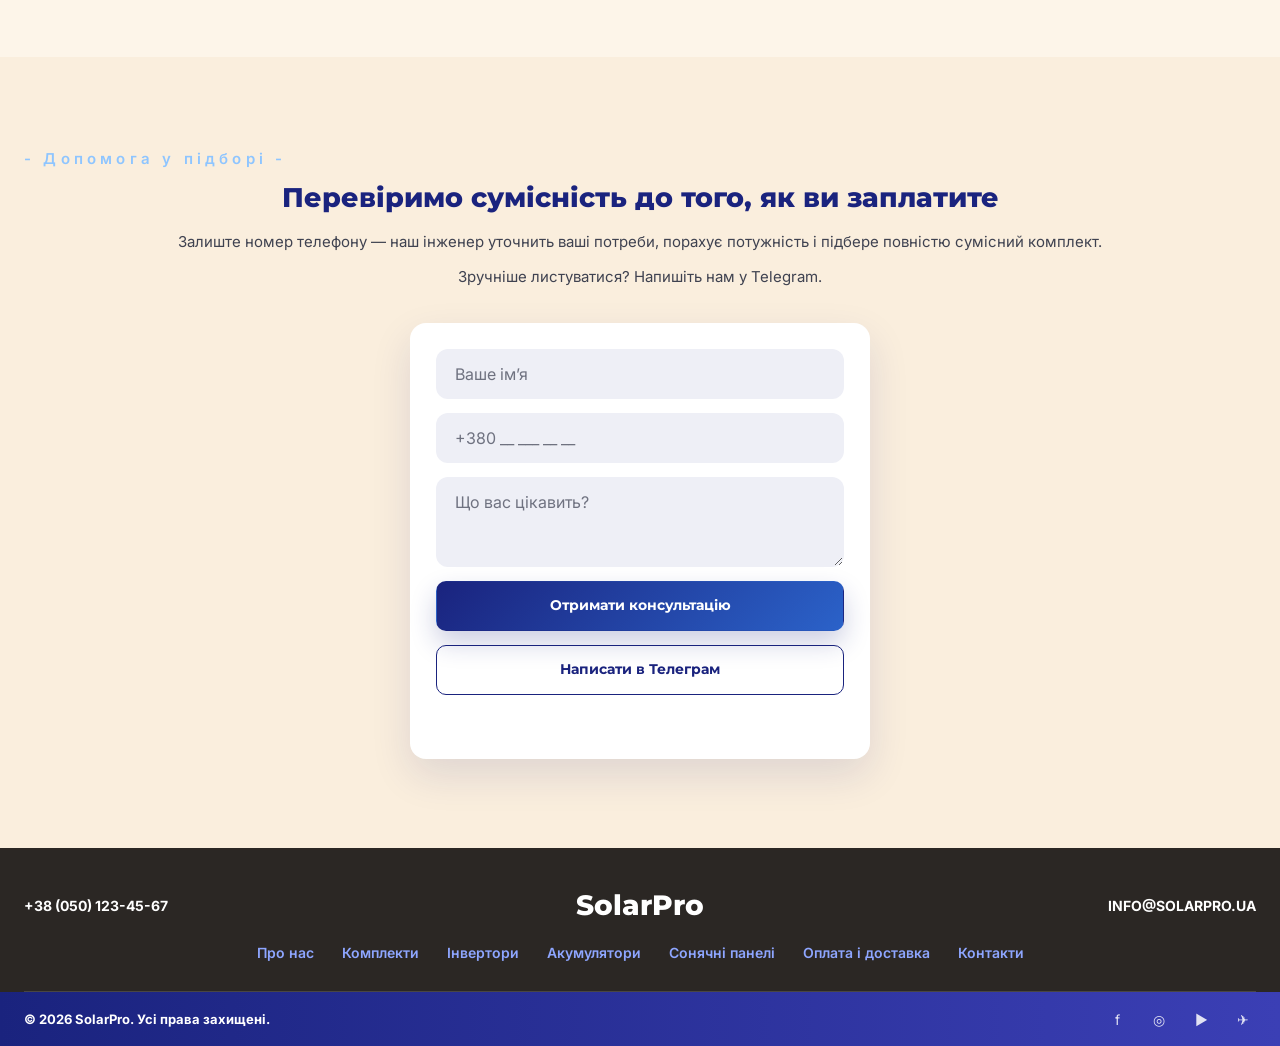
<file: batteries.html>
<!doctype html>
<html lang="uk">
  <head>
    <meta charset="utf-8">
    <meta name="viewport" content="width=device-width, initial-scale=1">
    <meta name="description" content="Акумулятори LiFePO₄ DEYE від 5 до 30 кВт·год для резервного живлення дому та бізнесу. Ціни та характеристики.">
    <meta name="theme-color" content="#1a237e">
    <title>Акумулятори LiFePO₄ | SolarPro</title>

    <link rel="preconnect" href="https://fonts.googleapis.com">
    <link rel="preconnect" href="https://fonts.gstatic.com" crossorigin>
    <link href="https://fonts.googleapis.com/css2?family=Inter:wght@400;500;600;700&family=Montserrat:wght@600;700;800&display=swap" rel="stylesheet">
    <link rel="stylesheet" href="styles.css?v=20261115a">
  </head>

  <body class="page">
    <a class="skip-link" href="#catalog-grid">Перейти до товарів</a>

    <header class="page-header">
      <div class="shell sticky-header__inner">
        <a class="sticky-header__logo" href="index.html">
          <span class="approved-logo-mark" aria-hidden="true"></span>
          <span>SolarPro</span>
        </a>
        <nav class="sticky-header__nav" aria-label="Головне меню">
          <div class="nav-drop">
            <button class="nav-drop__toggle" type="button" aria-expanded="false">
              Каталог<span class="nav-drop__caret" aria-hidden="true"></span>
            </button>
            <ul class="nav-drop__menu">
              <li><a href="kits.html">Готові комплекти</a></li>
              <li><a href="inverters.html">Інвертори</a></li>
              <li><a href="batteries.html" class="is-active">Акумулятори</a></li>
              <li><a href="panels.html">Сонячні панелі</a></li>
            </ul>
          </div>
          <a href="index.html#selection">Підбір обладнання</a>
          <a href="index.html#about">Про нас</a>
          <a href="index.html#faq">Запитання</a>
          <a href="#contacts">Контакти</a>
        </nav>
        <a class="btn btn--primary btn--sm" href="index.html#selection">Підібрати систему</a>
        <button class="sticky-header__menu" type="button" aria-label="Відкрити меню" aria-expanded="false" aria-controls="mobile-nav"></button>
      </div>
    </header>

    <div class="mobile-nav" id="mobile-nav" hidden>
      <div class="mobile-nav__panel" role="dialog" aria-modal="true" aria-label="Меню">
        <button class="mobile-nav__close" type="button" aria-label="Закрити меню">×</button>
        <nav aria-label="Мобільне меню">
          <a href="index.html">Головна</a>
          <div class="mobile-nav__group">
            <button class="mobile-nav__toggle" type="button" aria-expanded="false">Каталог</button>
            <div class="mobile-nav__sub">
              <a href="kits.html">Готові комплекти</a>
              <a href="inverters.html">Інвертори</a>
              <a href="batteries.html">Акумулятори</a>
              <a href="panels.html">Сонячні панелі</a>
            </div>
          </div>
          <a href="index.html#selection">Підбір обладнання</a>
          <a href="index.html#about">Про нас</a>
          <a href="index.html#faq">Запитання</a>
          <a href="index.html#contacts">Контакти</a>
        </nav>
        <a class="mobile-nav__phone" href="tel:+380501234567" data-config="brand.phone">+38 (050) 123-45-67</a>
        <a class="mobile-nav__tg" href="#" data-config-href="social.telegram" target="_blank" rel="noopener">Написати в Telegram</a>
      </div>
    </div>

    <main>
      <section class="page-intro">
        <div class="shell">
          <nav class="breadcrumbs" aria-label="Хлібні крихти">
            <a href="index.html">Головна</a>
            <span aria-hidden="true">/</span>
            <span>Акумулятори LiFePO₄</span>
          </nav>

          <h1 class="page-title">Акумулятори LiFePO₄</h1>
          <p class="page-desc">Літій-залізо-фосфатні батареї — безпечні, не бояться глибокого розряду й служать понад 6 000 циклів. Ємність нарощується модулями: можна почати з малого й додати пізніше.</p>
          <p class="page-count"><strong data-catalog-count>0</strong> позицій у наявності · ціни орієнтовні, актуальні уточнюйте в менеджера</p>
        </div>
      </section>

      <section class="section section--catalog">
        <div class="shell">
          <div class="catalog-grid" id="catalog-grid" data-catalog="batteries"></div>

          <p class="catalog-hint">
            Не впевнені, що підійде саме вам? Пройдіть <a href="index.html#selection">підбір за 7 запитань</a>
            або залиште номер — інженер порахує потужність під ваш об’єкт безкоштовно.
          </p>

          <div class="crosslinks">
            <span class="crosslinks__label">Дивіться також:</span>
            <a class="crosslink" href="kits.html">Комплекти</a>
          <a class="crosslink" href="inverters.html">Інвертори</a>
          <a class="crosslink" href="panels.html">Сонячні панелі</a>
          </div>
        </div>
      </section>

      <section class="section section--help" id="contacts">
        <div class="shell help">
          <div class="help__text">
            <p class="eyebrow eyebrow--left">Допомога у підборі</p>
            <h2 class="help__title">Перевіримо сумісність до того, як ви заплатите</h2>
            <p>Залиште номер телефону — наш інженер уточнить ваші потреби, порахує потужність і підбере повністю сумісний комплект.</p>
            <p>Зручніше листуватися? Напишіть нам у Telegram.</p>
          </div>

          <form class="help__form" novalidate data-lead-form data-lead-source="Сторінка «Акумулятори LiFePO₄»">
            <div class="field">
              <label class="visually-hidden" for="p-name">Ваше ім’я</label>
              <input id="p-name" name="name" type="text" required autocomplete="name" placeholder="Ваше ім’я">
            </div>
            <div class="field">
              <label class="visually-hidden" for="p-phone">Ваш номер телефону</label>
              <input id="p-phone" name="phone" type="tel" required autocomplete="tel" placeholder="+380 __ ___ __ __">
            </div>
            <div class="field">
              <label class="visually-hidden" for="c-message">Що вас цікавить</label>
              <textarea id="c-message" name="message" rows="3" placeholder="Що вас цікавить?"></textarea>
            </div>
            <button class="btn btn--primary btn--wide" type="submit">Отримати консультацію</button>
            <a class="btn btn--outline btn--wide" href="#" data-config-href="social.telegram" target="_blank" rel="noopener">Написати в Телеграм</a>
            <p class="form__status" data-form-status role="status"></p>
          </form>
        </div>
      </section>
    </main>

    <footer class="footer">
      <div class="shell footer__top">
        <a class="footer__phone" href="tel:+380501234567" data-config="brand.phone">+38 (050) 123-45-67</a>
        <a class="footer__logo" href="index.html">SolarPro</a>
        <a class="footer__email" href="mailto:info@solarpro.ua" data-config="brand.email">info@solarpro.ua</a>
      </div>

      <nav class="footer__nav shell" aria-label="Footer">
        <a href="index.html#about">Про нас</a>
        <a href="kits.html">Комплекти</a>
        <a href="inverters.html">Інвертори</a>
        <a href="batteries.html">Акумулятори</a>
        <a href="panels.html">Сонячні панелі</a>
        <a href="index.html#faq">Оплата і доставка</a>
        <a href="index.html#contacts">Контакти</a>
      </nav>

      <div class="footer__bar">
        <div class="shell footer__bar-inner">
          <p>© <span data-year>2026</span> SolarPro. Усі права захищені.</p>
          <ul class="footer__social">
            <li><a href="#" data-config-href="social.facebook" target="_blank" rel="noopener" aria-label="Facebook">f</a></li>
            <li><a href="#" data-config-href="social.instagram" target="_blank" rel="noopener" aria-label="Instagram">◎</a></li>
            <li><a href="#" data-config-href="social.youtube" target="_blank" rel="noopener" aria-label="YouTube">▶</a></li>
            <li><a href="#" data-config-href="social.telegram" target="_blank" rel="noopener" aria-label="Telegram">✈</a></li>
          </ul>
        </div>
      </div>
    </footer>

    <!-- плаваючі кнопки зв'язку -->
    <div class="fab-stack">
      <a class="fab fab--phone" href="tel:+380501234567" data-config-href="brand.phoneHref" aria-label="Подзвонити нам">
        <svg viewBox="0 0 24 24" aria-hidden="true"><path fill="currentColor" d="M6.6 10.8a15.1 15.1 0 0 0 6.6 6.6l2.2-2.2c.3-.3.7-.4 1-.2 1.2.4 2.4.6 3.6.6.6 0 1 .4 1 1V20c0 .6-.4 1-1 1A17 17 0 0 1 3 4c0-.6.4-1 1-1h3.5c.6 0 1 .4 1 1 0 1.3.2 2.5.6 3.6.1.4 0 .8-.2 1l-2.3 2.2Z"/></svg>
        <span class="fab__label">Подзвонити</span>
      </a>

      <a class="fab fab--viber" href="#" data-config-href="social.viber" target="_blank" rel="noopener" aria-label="Написати у Viber">
        <svg viewBox="0 0 24 24" aria-hidden="true"><path fill="currentColor" d="M12 1.5c-3 0-5.3.3-6.9 1C3 3.4 1.9 5.6 1.7 8.6c-.1 1.5-.1 3 .1 4.5.3 2.6 1.5 4.4 3.6 5.3v3.1c0 .8.9 1.2 1.5.6l2.2-2.3c.4 0 .8.1 1.2.1 3 0 5.3-.3 6.9-1 2.1-.9 3.2-3.1 3.4-6.1.2-1.9.2-3.8 0-5.7-.2-3-1.3-5.2-3.4-6.1-1.6-.7-3.2-1-6.2-1Zm-.2 3.3c2.7 0 4.9 2.1 5 4.8 0 .3.2.5.5.5s.5-.2.5-.6c-.1-3.2-2.7-5.7-6-5.7-.3 0-.5.2-.5.5s.2.5.5.5Zm.1 2c1.6 0 2.9 1.2 3 2.8 0 .3.2.5.5.5s.5-.3.5-.6c-.1-2.1-1.8-3.7-4-3.7-.3 0-.5.2-.5.5s.2.5.5.5Zm.1 2c.6 0 1 .4 1 1 0 .3.2.5.5.5s.5-.2.5-.6c-.1-1-.9-1.8-2-1.9-.3 0-.5.2-.5.5s.2.5.5.5ZM8.4 7.2c-.4-.5-1-.6-1.5-.3l-.6.4c-.9.6-1.1 1.7-.6 2.7a14 14 0 0 0 5.6 5.6c1 .5 2.1.3 2.7-.6l.4-.6c.3-.5.2-1.1-.3-1.5l-1.5-1c-.4-.3-1-.2-1.4.2l-.4.5a9.5 9.5 0 0 1-2.4-2.4l.5-.4c.4-.4.5-1 .2-1.4l-.7-1.2Z"/></svg>
        <span class="fab__label">Viber</span>
      </a>

      <a class="fab fab--tg" href="#" data-config-href="social.telegram" target="_blank" rel="noopener" aria-label="Написати в Telegram">
        <svg viewBox="0 0 24 24" aria-hidden="true"><path fill="currentColor" d="M21.9 4.3 18.7 19c-.2 1-.9 1.3-1.8.8l-4.9-3.6-2.4 2.3c-.3.3-.5.5-1 .5l.4-5 9.1-8.2c.4-.4-.1-.6-.6-.2L6.3 12.7l-4.8-1.5c-1-.3-1-1 .2-1.5l18.8-7.2c.9-.3 1.6.2 1.4 1.8Z"/></svg>
        <span class="fab__label">Telegram</span>
      </a>
    </div>

    <div class="modal" id="thanks-modal" hidden>
      <div class="modal__backdrop" data-modal-close></div>
      <div class="modal__box" role="dialog" aria-modal="true" aria-labelledby="thanks-title">
        <button class="modal__close" type="button" aria-label="Закрити" data-modal-close>×</button>
        <span class="modal__check" aria-hidden="true">✓</span>
        <h3 id="thanks-title" data-thanks-title>Дякуємо! Заявку прийнято</h3>
        <p data-thanks-text></p>
        <p class="modal__extra" data-thanks-extra></p>
        <a class="btn btn--primary btn--wide" href="#" data-thanks-button target="_blank" rel="noopener">Перейти в Telegram-канал</a>
        <button class="modal__later" type="button" data-modal-close>Пізніше</button>
      </div>
    </div>

    <script src="config.js?v=20261115a"></script>
    <script src="products.js?v=20261115a"></script>
    <script src="script.js?v=20261115a"></script>
  </body>
</html>
</file>
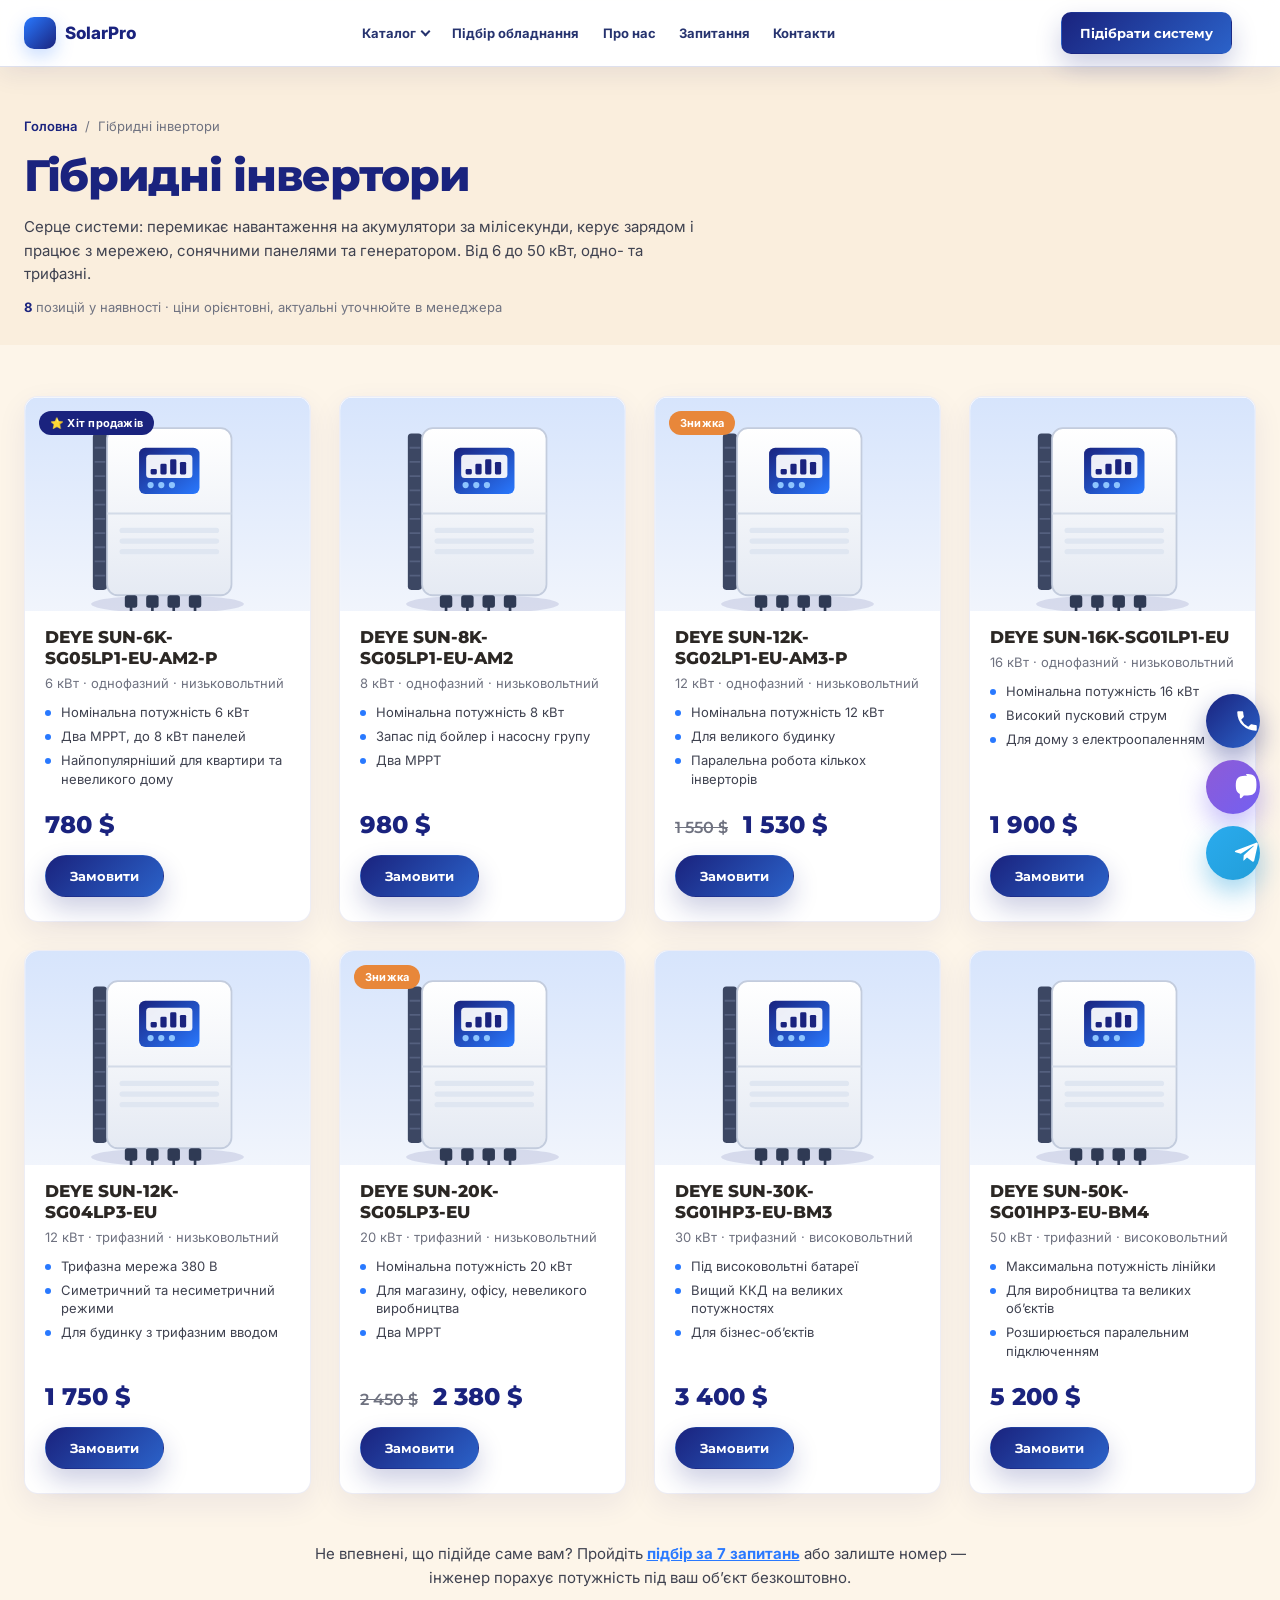
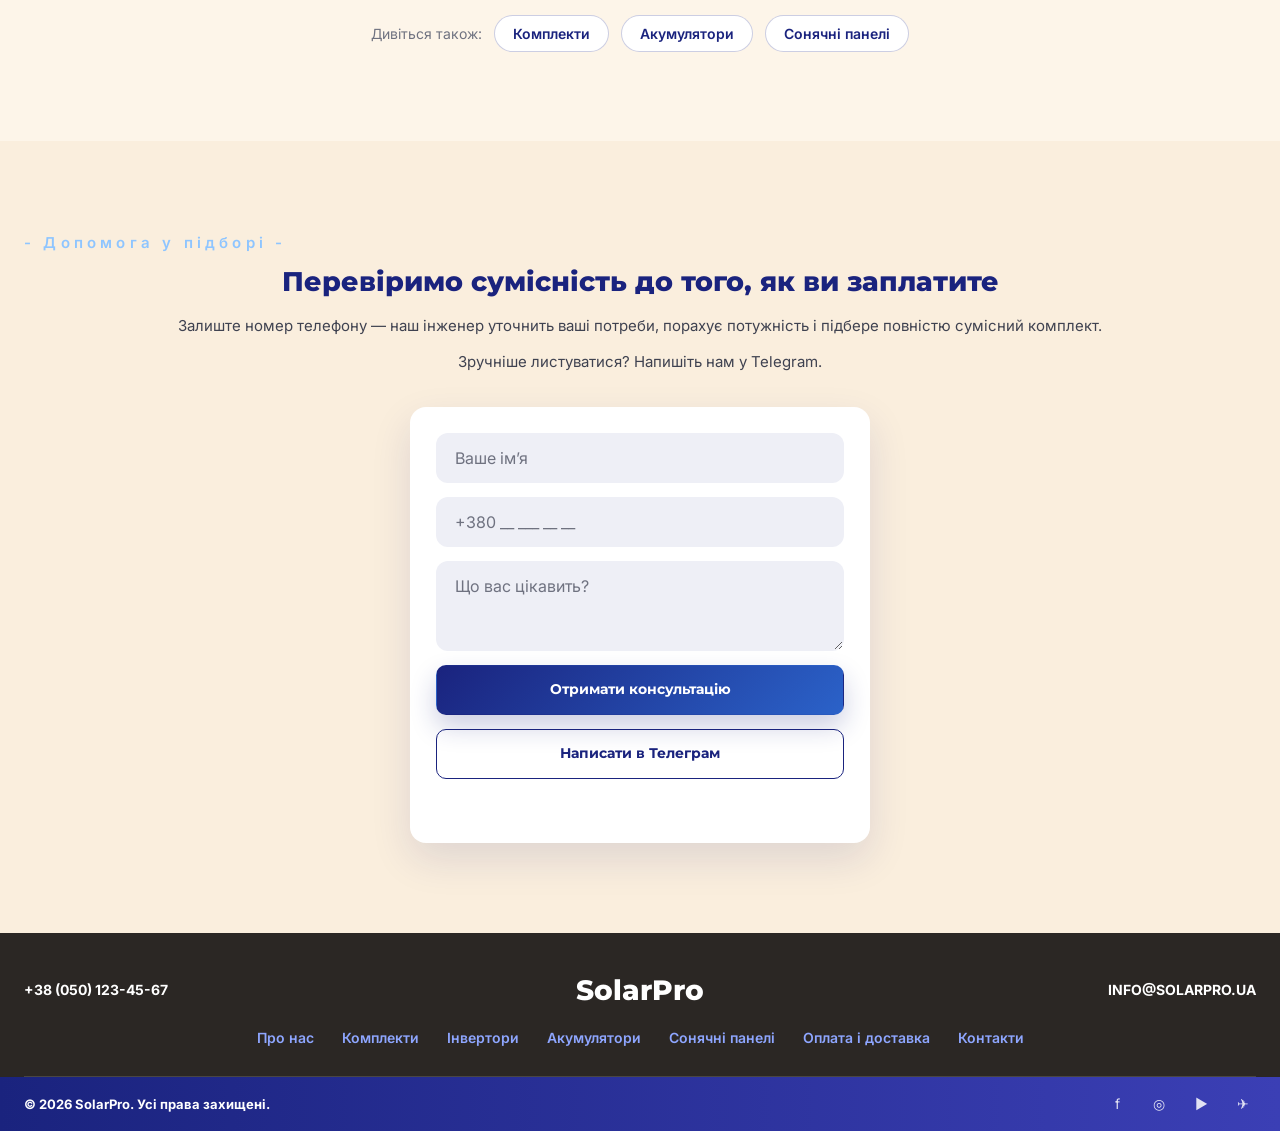
<file: inverters.html>
<!doctype html>
<html lang="uk">
  <head>
    <meta charset="utf-8">
    <meta name="viewport" content="width=device-width, initial-scale=1">
    <meta name="description" content="Гібридні інвертори DEYE від 6 до 50 кВт — одно- та трифазні, низько- та високовольтні. Ціни, характеристики, підбір під ваш об'єкт.">
    <meta name="theme-color" content="#1a237e">
    <title>Гібридні інвертори DEYE | SolarPro</title>

    <link rel="preconnect" href="https://fonts.googleapis.com">
    <link rel="preconnect" href="https://fonts.gstatic.com" crossorigin>
    <link href="https://fonts.googleapis.com/css2?family=Inter:wght@400;500;600;700&family=Montserrat:wght@600;700;800&display=swap" rel="stylesheet">
    <link rel="stylesheet" href="styles.css?v=20261115a">
  </head>

  <body class="page">
    <a class="skip-link" href="#catalog-grid">Перейти до товарів</a>

    <header class="page-header">
      <div class="shell sticky-header__inner">
        <a class="sticky-header__logo" href="index.html">
          <span class="approved-logo-mark" aria-hidden="true"></span>
          <span>SolarPro</span>
        </a>
        <nav class="sticky-header__nav" aria-label="Головне меню">
          <div class="nav-drop">
            <button class="nav-drop__toggle" type="button" aria-expanded="false">
              Каталог<span class="nav-drop__caret" aria-hidden="true"></span>
            </button>
            <ul class="nav-drop__menu">
              <li><a href="kits.html">Готові комплекти</a></li>
              <li><a href="inverters.html" class="is-active">Інвертори</a></li>
              <li><a href="batteries.html">Акумулятори</a></li>
              <li><a href="panels.html">Сонячні панелі</a></li>
            </ul>
          </div>
          <a href="index.html#selection">Підбір обладнання</a>
          <a href="index.html#about">Про нас</a>
          <a href="index.html#faq">Запитання</a>
          <a href="#contacts">Контакти</a>
        </nav>
        <a class="btn btn--primary btn--sm" href="index.html#selection">Підібрати систему</a>
        <button class="sticky-header__menu" type="button" aria-label="Відкрити меню" aria-expanded="false" aria-controls="mobile-nav"></button>
      </div>
    </header>

    <div class="mobile-nav" id="mobile-nav" hidden>
      <div class="mobile-nav__panel" role="dialog" aria-modal="true" aria-label="Меню">
        <button class="mobile-nav__close" type="button" aria-label="Закрити меню">×</button>
        <nav aria-label="Мобільне меню">
          <a href="index.html">Головна</a>
          <div class="mobile-nav__group">
            <button class="mobile-nav__toggle" type="button" aria-expanded="false">Каталог</button>
            <div class="mobile-nav__sub">
              <a href="kits.html">Готові комплекти</a>
              <a href="inverters.html">Інвертори</a>
              <a href="batteries.html">Акумулятори</a>
              <a href="panels.html">Сонячні панелі</a>
            </div>
          </div>
          <a href="index.html#selection">Підбір обладнання</a>
          <a href="index.html#about">Про нас</a>
          <a href="index.html#faq">Запитання</a>
          <a href="index.html#contacts">Контакти</a>
        </nav>
        <a class="mobile-nav__phone" href="tel:+380501234567" data-config="brand.phone">+38 (050) 123-45-67</a>
        <a class="mobile-nav__tg" href="#" data-config-href="social.telegram" target="_blank" rel="noopener">Написати в Telegram</a>
      </div>
    </div>

    <main>
      <section class="page-intro">
        <div class="shell">
          <nav class="breadcrumbs" aria-label="Хлібні крихти">
            <a href="index.html">Головна</a>
            <span aria-hidden="true">/</span>
            <span>Гібридні інвертори</span>
          </nav>

          <h1 class="page-title">Гібридні інвертори</h1>
          <p class="page-desc">Серце системи: перемикає навантаження на акумулятори за мілісекунди, керує зарядом і працює з мережею, сонячними панелями та генератором. Від 6 до 50 кВт, одно- та трифазні.</p>
          <p class="page-count"><strong data-catalog-count>0</strong> позицій у наявності · ціни орієнтовні, актуальні уточнюйте в менеджера</p>
        </div>
      </section>

      <section class="section section--catalog">
        <div class="shell">
          <div class="catalog-grid" id="catalog-grid" data-catalog="inverters"></div>

          <p class="catalog-hint">
            Не впевнені, що підійде саме вам? Пройдіть <a href="index.html#selection">підбір за 7 запитань</a>
            або залиште номер — інженер порахує потужність під ваш об’єкт безкоштовно.
          </p>

          <div class="crosslinks">
            <span class="crosslinks__label">Дивіться також:</span>
            <a class="crosslink" href="kits.html">Комплекти</a>
          <a class="crosslink" href="batteries.html">Акумулятори</a>
          <a class="crosslink" href="panels.html">Сонячні панелі</a>
          </div>
        </div>
      </section>

      <section class="section section--help" id="contacts">
        <div class="shell help">
          <div class="help__text">
            <p class="eyebrow eyebrow--left">Допомога у підборі</p>
            <h2 class="help__title">Перевіримо сумісність до того, як ви заплатите</h2>
            <p>Залиште номер телефону — наш інженер уточнить ваші потреби, порахує потужність і підбере повністю сумісний комплект.</p>
            <p>Зручніше листуватися? Напишіть нам у Telegram.</p>
          </div>

          <form class="help__form" novalidate data-lead-form data-lead-source="Сторінка «Гібридні інвертори»">
            <div class="field">
              <label class="visually-hidden" for="p-name">Ваше ім’я</label>
              <input id="p-name" name="name" type="text" required autocomplete="name" placeholder="Ваше ім’я">
            </div>
            <div class="field">
              <label class="visually-hidden" for="p-phone">Ваш номер телефону</label>
              <input id="p-phone" name="phone" type="tel" required autocomplete="tel" placeholder="+380 __ ___ __ __">
            </div>
            <div class="field">
              <label class="visually-hidden" for="c-message">Що вас цікавить</label>
              <textarea id="c-message" name="message" rows="3" placeholder="Що вас цікавить?"></textarea>
            </div>
            <button class="btn btn--primary btn--wide" type="submit">Отримати консультацію</button>
            <a class="btn btn--outline btn--wide" href="#" data-config-href="social.telegram" target="_blank" rel="noopener">Написати в Телеграм</a>
            <p class="form__status" data-form-status role="status"></p>
          </form>
        </div>
      </section>
    </main>

    <footer class="footer">
      <div class="shell footer__top">
        <a class="footer__phone" href="tel:+380501234567" data-config="brand.phone">+38 (050) 123-45-67</a>
        <a class="footer__logo" href="index.html">SolarPro</a>
        <a class="footer__email" href="mailto:info@solarpro.ua" data-config="brand.email">info@solarpro.ua</a>
      </div>

      <nav class="footer__nav shell" aria-label="Footer">
        <a href="index.html#about">Про нас</a>
        <a href="kits.html">Комплекти</a>
        <a href="inverters.html">Інвертори</a>
        <a href="batteries.html">Акумулятори</a>
        <a href="panels.html">Сонячні панелі</a>
        <a href="index.html#faq">Оплата і доставка</a>
        <a href="index.html#contacts">Контакти</a>
      </nav>

      <div class="footer__bar">
        <div class="shell footer__bar-inner">
          <p>© <span data-year>2026</span> SolarPro. Усі права захищені.</p>
          <ul class="footer__social">
            <li><a href="#" data-config-href="social.facebook" target="_blank" rel="noopener" aria-label="Facebook">f</a></li>
            <li><a href="#" data-config-href="social.instagram" target="_blank" rel="noopener" aria-label="Instagram">◎</a></li>
            <li><a href="#" data-config-href="social.youtube" target="_blank" rel="noopener" aria-label="YouTube">▶</a></li>
            <li><a href="#" data-config-href="social.telegram" target="_blank" rel="noopener" aria-label="Telegram">✈</a></li>
          </ul>
        </div>
      </div>
    </footer>

    <!-- плаваючі кнопки зв'язку -->
    <div class="fab-stack">
      <a class="fab fab--phone" href="tel:+380501234567" data-config-href="brand.phoneHref" aria-label="Подзвонити нам">
        <svg viewBox="0 0 24 24" aria-hidden="true"><path fill="currentColor" d="M6.6 10.8a15.1 15.1 0 0 0 6.6 6.6l2.2-2.2c.3-.3.7-.4 1-.2 1.2.4 2.4.6 3.6.6.6 0 1 .4 1 1V20c0 .6-.4 1-1 1A17 17 0 0 1 3 4c0-.6.4-1 1-1h3.5c.6 0 1 .4 1 1 0 1.3.2 2.5.6 3.6.1.4 0 .8-.2 1l-2.3 2.2Z"/></svg>
        <span class="fab__label">Подзвонити</span>
      </a>

      <a class="fab fab--viber" href="#" data-config-href="social.viber" target="_blank" rel="noopener" aria-label="Написати у Viber">
        <svg viewBox="0 0 24 24" aria-hidden="true"><path fill="currentColor" d="M12 1.5c-3 0-5.3.3-6.9 1C3 3.4 1.9 5.6 1.7 8.6c-.1 1.5-.1 3 .1 4.5.3 2.6 1.5 4.4 3.6 5.3v3.1c0 .8.9 1.2 1.5.6l2.2-2.3c.4 0 .8.1 1.2.1 3 0 5.3-.3 6.9-1 2.1-.9 3.2-3.1 3.4-6.1.2-1.9.2-3.8 0-5.7-.2-3-1.3-5.2-3.4-6.1-1.6-.7-3.2-1-6.2-1Zm-.2 3.3c2.7 0 4.9 2.1 5 4.8 0 .3.2.5.5.5s.5-.2.5-.6c-.1-3.2-2.7-5.7-6-5.7-.3 0-.5.2-.5.5s.2.5.5.5Zm.1 2c1.6 0 2.9 1.2 3 2.8 0 .3.2.5.5.5s.5-.3.5-.6c-.1-2.1-1.8-3.7-4-3.7-.3 0-.5.2-.5.5s.2.5.5.5Zm.1 2c.6 0 1 .4 1 1 0 .3.2.5.5.5s.5-.2.5-.6c-.1-1-.9-1.8-2-1.9-.3 0-.5.2-.5.5s.2.5.5.5ZM8.4 7.2c-.4-.5-1-.6-1.5-.3l-.6.4c-.9.6-1.1 1.7-.6 2.7a14 14 0 0 0 5.6 5.6c1 .5 2.1.3 2.7-.6l.4-.6c.3-.5.2-1.1-.3-1.5l-1.5-1c-.4-.3-1-.2-1.4.2l-.4.5a9.5 9.5 0 0 1-2.4-2.4l.5-.4c.4-.4.5-1 .2-1.4l-.7-1.2Z"/></svg>
        <span class="fab__label">Viber</span>
      </a>

      <a class="fab fab--tg" href="#" data-config-href="social.telegram" target="_blank" rel="noopener" aria-label="Написати в Telegram">
        <svg viewBox="0 0 24 24" aria-hidden="true"><path fill="currentColor" d="M21.9 4.3 18.7 19c-.2 1-.9 1.3-1.8.8l-4.9-3.6-2.4 2.3c-.3.3-.5.5-1 .5l.4-5 9.1-8.2c.4-.4-.1-.6-.6-.2L6.3 12.7l-4.8-1.5c-1-.3-1-1 .2-1.5l18.8-7.2c.9-.3 1.6.2 1.4 1.8Z"/></svg>
        <span class="fab__label">Telegram</span>
      </a>
    </div>

    <div class="modal" id="thanks-modal" hidden>
      <div class="modal__backdrop" data-modal-close></div>
      <div class="modal__box" role="dialog" aria-modal="true" aria-labelledby="thanks-title">
        <button class="modal__close" type="button" aria-label="Закрити" data-modal-close>×</button>
        <span class="modal__check" aria-hidden="true">✓</span>
        <h3 id="thanks-title" data-thanks-title>Дякуємо! Заявку прийнято</h3>
        <p data-thanks-text></p>
        <p class="modal__extra" data-thanks-extra></p>
        <a class="btn btn--primary btn--wide" href="#" data-thanks-button target="_blank" rel="noopener">Перейти в Telegram-канал</a>
        <button class="modal__later" type="button" data-modal-close>Пізніше</button>
      </div>
    </div>

    <script src="config.js?v=20261115a"></script>
    <script src="products.js?v=20261115a"></script>
    <script src="script.js?v=20261115a"></script>
  </body>
</html>
</file>
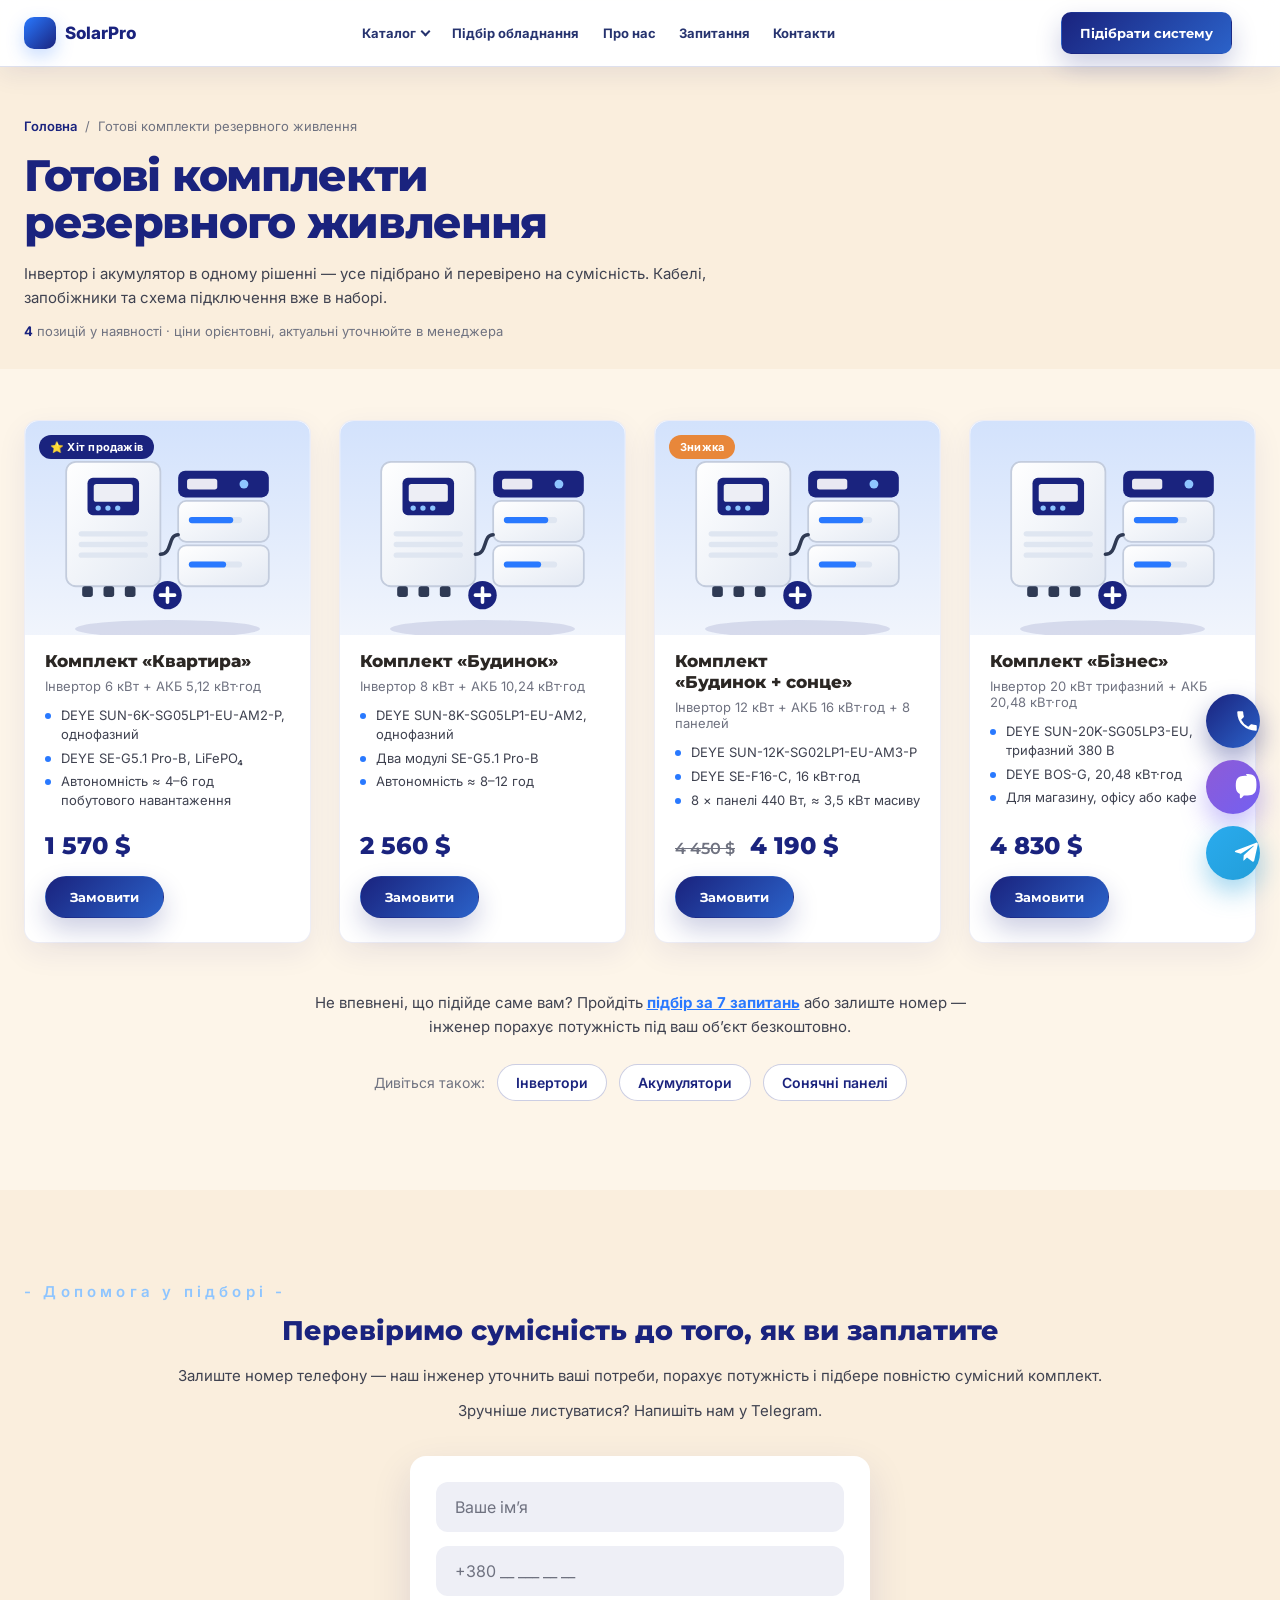
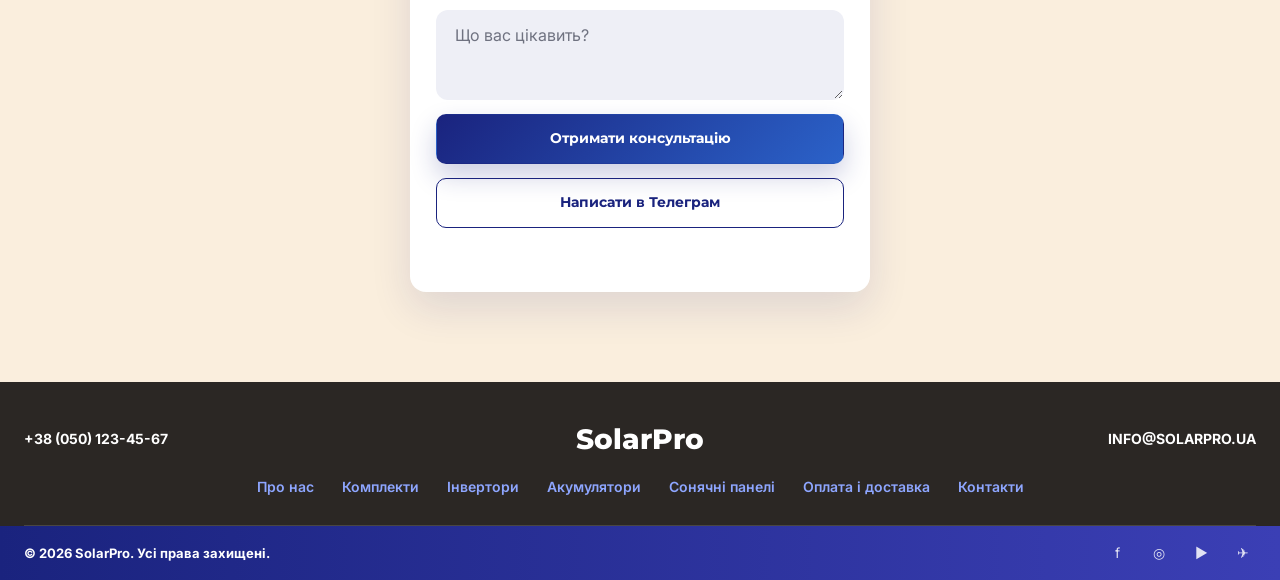
<file: kits.html>
<!doctype html>
<html lang="uk">
  <head>
    <meta charset="utf-8">
    <meta name="viewport" content="width=device-width, initial-scale=1">
    <meta name="description" content="Готові комплекти резервного живлення для квартири, будинку та бізнесу: інвертор + акумулятор, перевірена сумісність, доставка по Україні.">
    <meta name="theme-color" content="#1a237e">
    <title>Готові комплекти резервного живлення | SolarPro</title>

    <link rel="preconnect" href="https://fonts.googleapis.com">
    <link rel="preconnect" href="https://fonts.gstatic.com" crossorigin>
    <link href="https://fonts.googleapis.com/css2?family=Inter:wght@400;500;600;700&family=Montserrat:wght@600;700;800&display=swap" rel="stylesheet">
    <link rel="stylesheet" href="styles.css?v=20261115a">
  </head>

  <body class="page">
    <a class="skip-link" href="#catalog-grid">Перейти до товарів</a>

    <header class="page-header">
      <div class="shell sticky-header__inner">
        <a class="sticky-header__logo" href="index.html">
          <span class="approved-logo-mark" aria-hidden="true"></span>
          <span>SolarPro</span>
        </a>
        <nav class="sticky-header__nav" aria-label="Головне меню">
          <div class="nav-drop">
            <button class="nav-drop__toggle" type="button" aria-expanded="false">
              Каталог<span class="nav-drop__caret" aria-hidden="true"></span>
            </button>
            <ul class="nav-drop__menu">
              <li><a href="kits.html" class="is-active">Готові комплекти</a></li>
              <li><a href="inverters.html">Інвертори</a></li>
              <li><a href="batteries.html">Акумулятори</a></li>
              <li><a href="panels.html">Сонячні панелі</a></li>
            </ul>
          </div>
          <a href="index.html#selection">Підбір обладнання</a>
          <a href="index.html#about">Про нас</a>
          <a href="index.html#faq">Запитання</a>
          <a href="#contacts">Контакти</a>
        </nav>
        <a class="btn btn--primary btn--sm" href="index.html#selection">Підібрати систему</a>
        <button class="sticky-header__menu" type="button" aria-label="Відкрити меню" aria-expanded="false" aria-controls="mobile-nav"></button>
      </div>
    </header>

    <div class="mobile-nav" id="mobile-nav" hidden>
      <div class="mobile-nav__panel" role="dialog" aria-modal="true" aria-label="Меню">
        <button class="mobile-nav__close" type="button" aria-label="Закрити меню">×</button>
        <nav aria-label="Мобільне меню">
          <a href="index.html">Головна</a>
          <div class="mobile-nav__group">
            <button class="mobile-nav__toggle" type="button" aria-expanded="false">Каталог</button>
            <div class="mobile-nav__sub">
              <a href="kits.html">Готові комплекти</a>
              <a href="inverters.html">Інвертори</a>
              <a href="batteries.html">Акумулятори</a>
              <a href="panels.html">Сонячні панелі</a>
            </div>
          </div>
          <a href="index.html#selection">Підбір обладнання</a>
          <a href="index.html#about">Про нас</a>
          <a href="index.html#faq">Запитання</a>
          <a href="index.html#contacts">Контакти</a>
        </nav>
        <a class="mobile-nav__phone" href="tel:+380501234567" data-config="brand.phone">+38 (050) 123-45-67</a>
        <a class="mobile-nav__tg" href="#" data-config-href="social.telegram" target="_blank" rel="noopener">Написати в Telegram</a>
      </div>
    </div>

    <main>
      <section class="page-intro">
        <div class="shell">
          <nav class="breadcrumbs" aria-label="Хлібні крихти">
            <a href="index.html">Головна</a>
            <span aria-hidden="true">/</span>
            <span>Готові комплекти резервного живлення</span>
          </nav>

          <h1 class="page-title">Готові комплекти резервного живлення</h1>
          <p class="page-desc">Інвертор і акумулятор в одному рішенні — усе підібрано й перевірено на сумісність. Кабелі, запобіжники та схема підключення вже в наборі.</p>
          <p class="page-count"><strong data-catalog-count>0</strong> позицій у наявності · ціни орієнтовні, актуальні уточнюйте в менеджера</p>
        </div>
      </section>

      <section class="section section--catalog">
        <div class="shell">
          <div class="catalog-grid" id="catalog-grid" data-catalog="kits"></div>

          <p class="catalog-hint">
            Не впевнені, що підійде саме вам? Пройдіть <a href="index.html#selection">підбір за 7 запитань</a>
            або залиште номер — інженер порахує потужність під ваш об’єкт безкоштовно.
          </p>

          <div class="crosslinks">
            <span class="crosslinks__label">Дивіться також:</span>
            <a class="crosslink" href="inverters.html">Інвертори</a>
          <a class="crosslink" href="batteries.html">Акумулятори</a>
          <a class="crosslink" href="panels.html">Сонячні панелі</a>
          </div>
        </div>
      </section>

      <section class="section section--help" id="contacts">
        <div class="shell help">
          <div class="help__text">
            <p class="eyebrow eyebrow--left">Допомога у підборі</p>
            <h2 class="help__title">Перевіримо сумісність до того, як ви заплатите</h2>
            <p>Залиште номер телефону — наш інженер уточнить ваші потреби, порахує потужність і підбере повністю сумісний комплект.</p>
            <p>Зручніше листуватися? Напишіть нам у Telegram.</p>
          </div>

          <form class="help__form" novalidate data-lead-form data-lead-source="Сторінка «Готові комплекти резервного живлення»">
            <div class="field">
              <label class="visually-hidden" for="p-name">Ваше ім’я</label>
              <input id="p-name" name="name" type="text" required autocomplete="name" placeholder="Ваше ім’я">
            </div>
            <div class="field">
              <label class="visually-hidden" for="p-phone">Ваш номер телефону</label>
              <input id="p-phone" name="phone" type="tel" required autocomplete="tel" placeholder="+380 __ ___ __ __">
            </div>
            <div class="field">
              <label class="visually-hidden" for="c-message">Що вас цікавить</label>
              <textarea id="c-message" name="message" rows="3" placeholder="Що вас цікавить?"></textarea>
            </div>
            <button class="btn btn--primary btn--wide" type="submit">Отримати консультацію</button>
            <a class="btn btn--outline btn--wide" href="#" data-config-href="social.telegram" target="_blank" rel="noopener">Написати в Телеграм</a>
            <p class="form__status" data-form-status role="status"></p>
          </form>
        </div>
      </section>
    </main>

    <footer class="footer">
      <div class="shell footer__top">
        <a class="footer__phone" href="tel:+380501234567" data-config="brand.phone">+38 (050) 123-45-67</a>
        <a class="footer__logo" href="index.html">SolarPro</a>
        <a class="footer__email" href="mailto:info@solarpro.ua" data-config="brand.email">info@solarpro.ua</a>
      </div>

      <nav class="footer__nav shell" aria-label="Footer">
        <a href="index.html#about">Про нас</a>
        <a href="kits.html">Комплекти</a>
        <a href="inverters.html">Інвертори</a>
        <a href="batteries.html">Акумулятори</a>
        <a href="panels.html">Сонячні панелі</a>
        <a href="index.html#faq">Оплата і доставка</a>
        <a href="index.html#contacts">Контакти</a>
      </nav>

      <div class="footer__bar">
        <div class="shell footer__bar-inner">
          <p>© <span data-year>2026</span> SolarPro. Усі права захищені.</p>
          <ul class="footer__social">
            <li><a href="#" data-config-href="social.facebook" target="_blank" rel="noopener" aria-label="Facebook">f</a></li>
            <li><a href="#" data-config-href="social.instagram" target="_blank" rel="noopener" aria-label="Instagram">◎</a></li>
            <li><a href="#" data-config-href="social.youtube" target="_blank" rel="noopener" aria-label="YouTube">▶</a></li>
            <li><a href="#" data-config-href="social.telegram" target="_blank" rel="noopener" aria-label="Telegram">✈</a></li>
          </ul>
        </div>
      </div>
    </footer>

    <!-- плаваючі кнопки зв'язку -->
    <div class="fab-stack">
      <a class="fab fab--phone" href="tel:+380501234567" data-config-href="brand.phoneHref" aria-label="Подзвонити нам">
        <svg viewBox="0 0 24 24" aria-hidden="true"><path fill="currentColor" d="M6.6 10.8a15.1 15.1 0 0 0 6.6 6.6l2.2-2.2c.3-.3.7-.4 1-.2 1.2.4 2.4.6 3.6.6.6 0 1 .4 1 1V20c0 .6-.4 1-1 1A17 17 0 0 1 3 4c0-.6.4-1 1-1h3.5c.6 0 1 .4 1 1 0 1.3.2 2.5.6 3.6.1.4 0 .8-.2 1l-2.3 2.2Z"/></svg>
        <span class="fab__label">Подзвонити</span>
      </a>

      <a class="fab fab--viber" href="#" data-config-href="social.viber" target="_blank" rel="noopener" aria-label="Написати у Viber">
        <svg viewBox="0 0 24 24" aria-hidden="true"><path fill="currentColor" d="M12 1.5c-3 0-5.3.3-6.9 1C3 3.4 1.9 5.6 1.7 8.6c-.1 1.5-.1 3 .1 4.5.3 2.6 1.5 4.4 3.6 5.3v3.1c0 .8.9 1.2 1.5.6l2.2-2.3c.4 0 .8.1 1.2.1 3 0 5.3-.3 6.9-1 2.1-.9 3.2-3.1 3.4-6.1.2-1.9.2-3.8 0-5.7-.2-3-1.3-5.2-3.4-6.1-1.6-.7-3.2-1-6.2-1Zm-.2 3.3c2.7 0 4.9 2.1 5 4.8 0 .3.2.5.5.5s.5-.2.5-.6c-.1-3.2-2.7-5.7-6-5.7-.3 0-.5.2-.5.5s.2.5.5.5Zm.1 2c1.6 0 2.9 1.2 3 2.8 0 .3.2.5.5.5s.5-.3.5-.6c-.1-2.1-1.8-3.7-4-3.7-.3 0-.5.2-.5.5s.2.5.5.5Zm.1 2c.6 0 1 .4 1 1 0 .3.2.5.5.5s.5-.2.5-.6c-.1-1-.9-1.8-2-1.9-.3 0-.5.2-.5.5s.2.5.5.5ZM8.4 7.2c-.4-.5-1-.6-1.5-.3l-.6.4c-.9.6-1.1 1.7-.6 2.7a14 14 0 0 0 5.6 5.6c1 .5 2.1.3 2.7-.6l.4-.6c.3-.5.2-1.1-.3-1.5l-1.5-1c-.4-.3-1-.2-1.4.2l-.4.5a9.5 9.5 0 0 1-2.4-2.4l.5-.4c.4-.4.5-1 .2-1.4l-.7-1.2Z"/></svg>
        <span class="fab__label">Viber</span>
      </a>

      <a class="fab fab--tg" href="#" data-config-href="social.telegram" target="_blank" rel="noopener" aria-label="Написати в Telegram">
        <svg viewBox="0 0 24 24" aria-hidden="true"><path fill="currentColor" d="M21.9 4.3 18.7 19c-.2 1-.9 1.3-1.8.8l-4.9-3.6-2.4 2.3c-.3.3-.5.5-1 .5l.4-5 9.1-8.2c.4-.4-.1-.6-.6-.2L6.3 12.7l-4.8-1.5c-1-.3-1-1 .2-1.5l18.8-7.2c.9-.3 1.6.2 1.4 1.8Z"/></svg>
        <span class="fab__label">Telegram</span>
      </a>
    </div>

    <div class="modal" id="thanks-modal" hidden>
      <div class="modal__backdrop" data-modal-close></div>
      <div class="modal__box" role="dialog" aria-modal="true" aria-labelledby="thanks-title">
        <button class="modal__close" type="button" aria-label="Закрити" data-modal-close>×</button>
        <span class="modal__check" aria-hidden="true">✓</span>
        <h3 id="thanks-title" data-thanks-title>Дякуємо! Заявку прийнято</h3>
        <p data-thanks-text></p>
        <p class="modal__extra" data-thanks-extra></p>
        <a class="btn btn--primary btn--wide" href="#" data-thanks-button target="_blank" rel="noopener">Перейти в Telegram-канал</a>
        <button class="modal__later" type="button" data-modal-close>Пізніше</button>
      </div>
    </div>

    <script src="config.js?v=20261115a"></script>
    <script src="products.js?v=20261115a"></script>
    <script src="script.js?v=20261115a"></script>
  </body>
</html>
</file>
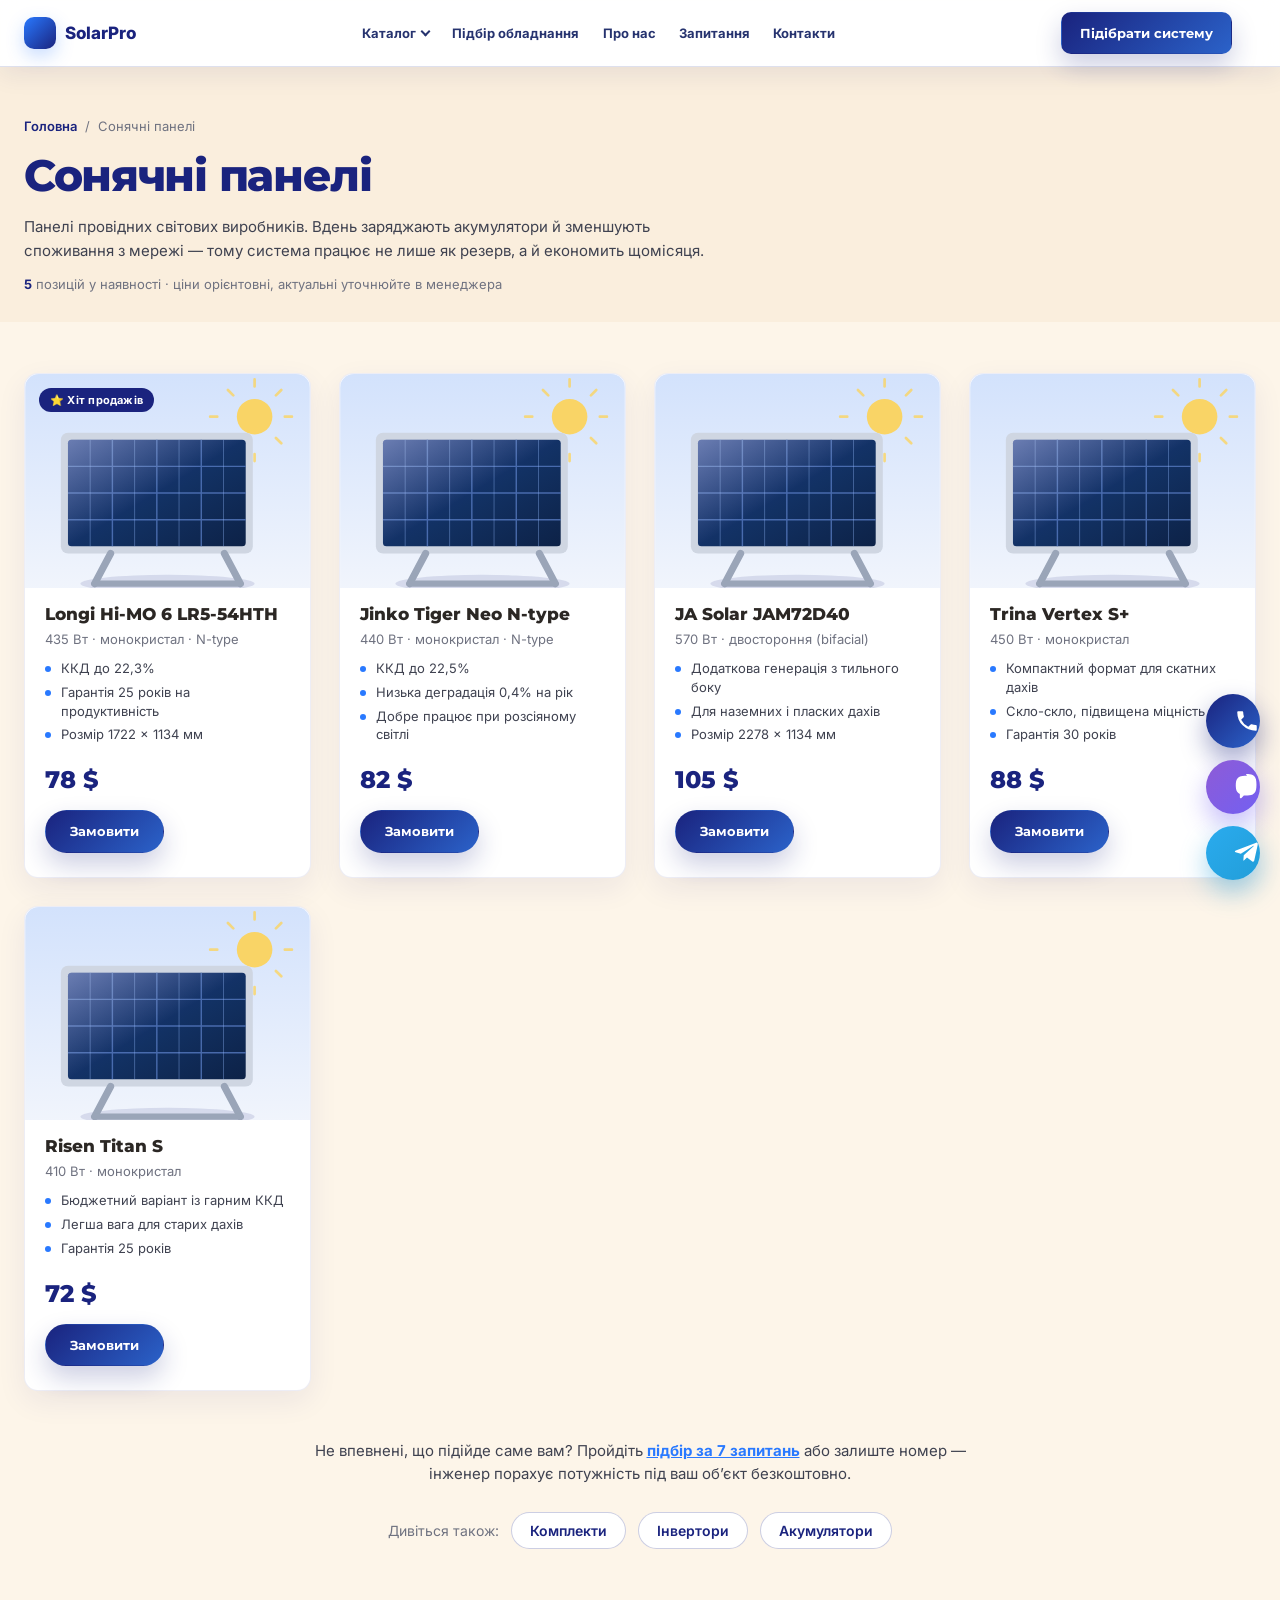
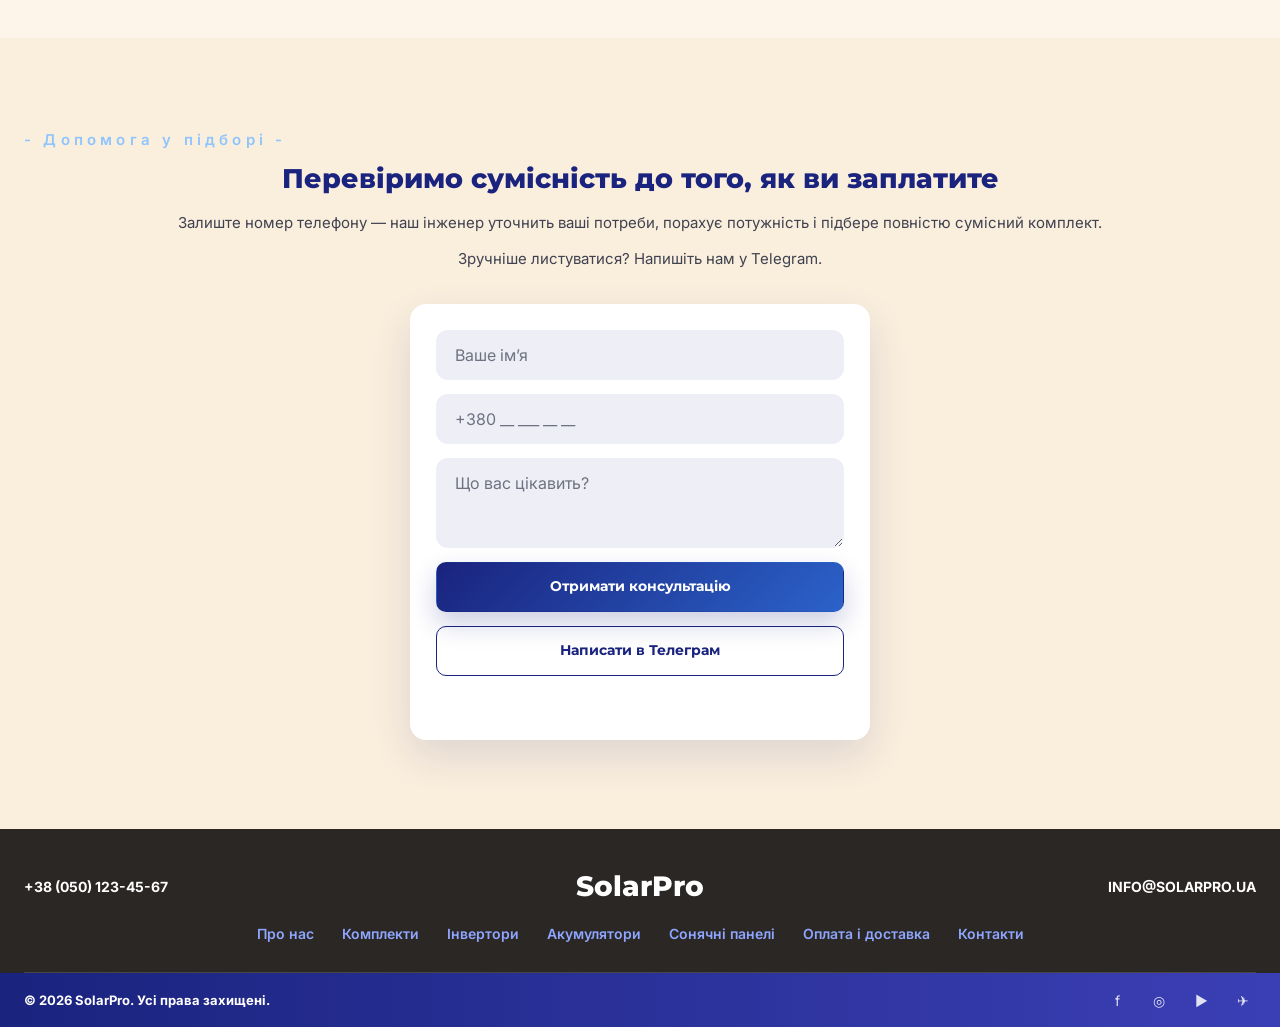
<file: panels.html>
<!doctype html>
<html lang="uk">
  <head>
    <meta charset="utf-8">
    <meta name="viewport" content="width=device-width, initial-scale=1">
    <meta name="description" content="Сонячні панелі Longi, Jinko, JA Solar, Trina, Risen — ціни, потужність, ККД. Підбір під ваш інвертор.">
    <meta name="theme-color" content="#1a237e">
    <title>Сонячні панелі | SolarPro</title>

    <link rel="preconnect" href="https://fonts.googleapis.com">
    <link rel="preconnect" href="https://fonts.gstatic.com" crossorigin>
    <link href="https://fonts.googleapis.com/css2?family=Inter:wght@400;500;600;700&family=Montserrat:wght@600;700;800&display=swap" rel="stylesheet">
    <link rel="stylesheet" href="styles.css?v=20261115a">
  </head>

  <body class="page">
    <a class="skip-link" href="#catalog-grid">Перейти до товарів</a>

    <header class="page-header">
      <div class="shell sticky-header__inner">
        <a class="sticky-header__logo" href="index.html">
          <span class="approved-logo-mark" aria-hidden="true"></span>
          <span>SolarPro</span>
        </a>
        <nav class="sticky-header__nav" aria-label="Головне меню">
          <div class="nav-drop">
            <button class="nav-drop__toggle" type="button" aria-expanded="false">
              Каталог<span class="nav-drop__caret" aria-hidden="true"></span>
            </button>
            <ul class="nav-drop__menu">
              <li><a href="kits.html">Готові комплекти</a></li>
              <li><a href="inverters.html">Інвертори</a></li>
              <li><a href="batteries.html">Акумулятори</a></li>
              <li><a href="panels.html" class="is-active">Сонячні панелі</a></li>
            </ul>
          </div>
          <a href="index.html#selection">Підбір обладнання</a>
          <a href="index.html#about">Про нас</a>
          <a href="index.html#faq">Запитання</a>
          <a href="#contacts">Контакти</a>
        </nav>
        <a class="btn btn--primary btn--sm" href="index.html#selection">Підібрати систему</a>
        <button class="sticky-header__menu" type="button" aria-label="Відкрити меню" aria-expanded="false" aria-controls="mobile-nav"></button>
      </div>
    </header>

    <div class="mobile-nav" id="mobile-nav" hidden>
      <div class="mobile-nav__panel" role="dialog" aria-modal="true" aria-label="Меню">
        <button class="mobile-nav__close" type="button" aria-label="Закрити меню">×</button>
        <nav aria-label="Мобільне меню">
          <a href="index.html">Головна</a>
          <div class="mobile-nav__group">
            <button class="mobile-nav__toggle" type="button" aria-expanded="false">Каталог</button>
            <div class="mobile-nav__sub">
              <a href="kits.html">Готові комплекти</a>
              <a href="inverters.html">Інвертори</a>
              <a href="batteries.html">Акумулятори</a>
              <a href="panels.html">Сонячні панелі</a>
            </div>
          </div>
          <a href="index.html#selection">Підбір обладнання</a>
          <a href="index.html#about">Про нас</a>
          <a href="index.html#faq">Запитання</a>
          <a href="index.html#contacts">Контакти</a>
        </nav>
        <a class="mobile-nav__phone" href="tel:+380501234567" data-config="brand.phone">+38 (050) 123-45-67</a>
        <a class="mobile-nav__tg" href="#" data-config-href="social.telegram" target="_blank" rel="noopener">Написати в Telegram</a>
      </div>
    </div>

    <main>
      <section class="page-intro">
        <div class="shell">
          <nav class="breadcrumbs" aria-label="Хлібні крихти">
            <a href="index.html">Головна</a>
            <span aria-hidden="true">/</span>
            <span>Сонячні панелі</span>
          </nav>

          <h1 class="page-title">Сонячні панелі</h1>
          <p class="page-desc">Панелі провідних світових виробників. Вдень заряджають акумулятори й зменшують споживання з мережі — тому система працює не лише як резерв, а й економить щомісяця.</p>
          <p class="page-count"><strong data-catalog-count>0</strong> позицій у наявності · ціни орієнтовні, актуальні уточнюйте в менеджера</p>
        </div>
      </section>

      <section class="section section--catalog">
        <div class="shell">
          <div class="catalog-grid" id="catalog-grid" data-catalog="panels"></div>

          <p class="catalog-hint">
            Не впевнені, що підійде саме вам? Пройдіть <a href="index.html#selection">підбір за 7 запитань</a>
            або залиште номер — інженер порахує потужність під ваш об’єкт безкоштовно.
          </p>

          <div class="crosslinks">
            <span class="crosslinks__label">Дивіться також:</span>
            <a class="crosslink" href="kits.html">Комплекти</a>
          <a class="crosslink" href="inverters.html">Інвертори</a>
          <a class="crosslink" href="batteries.html">Акумулятори</a>
          </div>
        </div>
      </section>

      <section class="section section--help" id="contacts">
        <div class="shell help">
          <div class="help__text">
            <p class="eyebrow eyebrow--left">Допомога у підборі</p>
            <h2 class="help__title">Перевіримо сумісність до того, як ви заплатите</h2>
            <p>Залиште номер телефону — наш інженер уточнить ваші потреби, порахує потужність і підбере повністю сумісний комплект.</p>
            <p>Зручніше листуватися? Напишіть нам у Telegram.</p>
          </div>

          <form class="help__form" novalidate data-lead-form data-lead-source="Сторінка «Сонячні панелі»">
            <div class="field">
              <label class="visually-hidden" for="p-name">Ваше ім’я</label>
              <input id="p-name" name="name" type="text" required autocomplete="name" placeholder="Ваше ім’я">
            </div>
            <div class="field">
              <label class="visually-hidden" for="p-phone">Ваш номер телефону</label>
              <input id="p-phone" name="phone" type="tel" required autocomplete="tel" placeholder="+380 __ ___ __ __">
            </div>
            <div class="field">
              <label class="visually-hidden" for="c-message">Що вас цікавить</label>
              <textarea id="c-message" name="message" rows="3" placeholder="Що вас цікавить?"></textarea>
            </div>
            <button class="btn btn--primary btn--wide" type="submit">Отримати консультацію</button>
            <a class="btn btn--outline btn--wide" href="#" data-config-href="social.telegram" target="_blank" rel="noopener">Написати в Телеграм</a>
            <p class="form__status" data-form-status role="status"></p>
          </form>
        </div>
      </section>
    </main>

    <footer class="footer">
      <div class="shell footer__top">
        <a class="footer__phone" href="tel:+380501234567" data-config="brand.phone">+38 (050) 123-45-67</a>
        <a class="footer__logo" href="index.html">SolarPro</a>
        <a class="footer__email" href="mailto:info@solarpro.ua" data-config="brand.email">info@solarpro.ua</a>
      </div>

      <nav class="footer__nav shell" aria-label="Footer">
        <a href="index.html#about">Про нас</a>
        <a href="kits.html">Комплекти</a>
        <a href="inverters.html">Інвертори</a>
        <a href="batteries.html">Акумулятори</a>
        <a href="panels.html">Сонячні панелі</a>
        <a href="index.html#faq">Оплата і доставка</a>
        <a href="index.html#contacts">Контакти</a>
      </nav>

      <div class="footer__bar">
        <div class="shell footer__bar-inner">
          <p>© <span data-year>2026</span> SolarPro. Усі права захищені.</p>
          <ul class="footer__social">
            <li><a href="#" data-config-href="social.facebook" target="_blank" rel="noopener" aria-label="Facebook">f</a></li>
            <li><a href="#" data-config-href="social.instagram" target="_blank" rel="noopener" aria-label="Instagram">◎</a></li>
            <li><a href="#" data-config-href="social.youtube" target="_blank" rel="noopener" aria-label="YouTube">▶</a></li>
            <li><a href="#" data-config-href="social.telegram" target="_blank" rel="noopener" aria-label="Telegram">✈</a></li>
          </ul>
        </div>
      </div>
    </footer>

    <!-- плаваючі кнопки зв'язку -->
    <div class="fab-stack">
      <a class="fab fab--phone" href="tel:+380501234567" data-config-href="brand.phoneHref" aria-label="Подзвонити нам">
        <svg viewBox="0 0 24 24" aria-hidden="true"><path fill="currentColor" d="M6.6 10.8a15.1 15.1 0 0 0 6.6 6.6l2.2-2.2c.3-.3.7-.4 1-.2 1.2.4 2.4.6 3.6.6.6 0 1 .4 1 1V20c0 .6-.4 1-1 1A17 17 0 0 1 3 4c0-.6.4-1 1-1h3.5c.6 0 1 .4 1 1 0 1.3.2 2.5.6 3.6.1.4 0 .8-.2 1l-2.3 2.2Z"/></svg>
        <span class="fab__label">Подзвонити</span>
      </a>

      <a class="fab fab--viber" href="#" data-config-href="social.viber" target="_blank" rel="noopener" aria-label="Написати у Viber">
        <svg viewBox="0 0 24 24" aria-hidden="true"><path fill="currentColor" d="M12 1.5c-3 0-5.3.3-6.9 1C3 3.4 1.9 5.6 1.7 8.6c-.1 1.5-.1 3 .1 4.5.3 2.6 1.5 4.4 3.6 5.3v3.1c0 .8.9 1.2 1.5.6l2.2-2.3c.4 0 .8.1 1.2.1 3 0 5.3-.3 6.9-1 2.1-.9 3.2-3.1 3.4-6.1.2-1.9.2-3.8 0-5.7-.2-3-1.3-5.2-3.4-6.1-1.6-.7-3.2-1-6.2-1Zm-.2 3.3c2.7 0 4.9 2.1 5 4.8 0 .3.2.5.5.5s.5-.2.5-.6c-.1-3.2-2.7-5.7-6-5.7-.3 0-.5.2-.5.5s.2.5.5.5Zm.1 2c1.6 0 2.9 1.2 3 2.8 0 .3.2.5.5.5s.5-.3.5-.6c-.1-2.1-1.8-3.7-4-3.7-.3 0-.5.2-.5.5s.2.5.5.5Zm.1 2c.6 0 1 .4 1 1 0 .3.2.5.5.5s.5-.2.5-.6c-.1-1-.9-1.8-2-1.9-.3 0-.5.2-.5.5s.2.5.5.5ZM8.4 7.2c-.4-.5-1-.6-1.5-.3l-.6.4c-.9.6-1.1 1.7-.6 2.7a14 14 0 0 0 5.6 5.6c1 .5 2.1.3 2.7-.6l.4-.6c.3-.5.2-1.1-.3-1.5l-1.5-1c-.4-.3-1-.2-1.4.2l-.4.5a9.5 9.5 0 0 1-2.4-2.4l.5-.4c.4-.4.5-1 .2-1.4l-.7-1.2Z"/></svg>
        <span class="fab__label">Viber</span>
      </a>

      <a class="fab fab--tg" href="#" data-config-href="social.telegram" target="_blank" rel="noopener" aria-label="Написати в Telegram">
        <svg viewBox="0 0 24 24" aria-hidden="true"><path fill="currentColor" d="M21.9 4.3 18.7 19c-.2 1-.9 1.3-1.8.8l-4.9-3.6-2.4 2.3c-.3.3-.5.5-1 .5l.4-5 9.1-8.2c.4-.4-.1-.6-.6-.2L6.3 12.7l-4.8-1.5c-1-.3-1-1 .2-1.5l18.8-7.2c.9-.3 1.6.2 1.4 1.8Z"/></svg>
        <span class="fab__label">Telegram</span>
      </a>
    </div>

    <div class="modal" id="thanks-modal" hidden>
      <div class="modal__backdrop" data-modal-close></div>
      <div class="modal__box" role="dialog" aria-modal="true" aria-labelledby="thanks-title">
        <button class="modal__close" type="button" aria-label="Закрити" data-modal-close>×</button>
        <span class="modal__check" aria-hidden="true">✓</span>
        <h3 id="thanks-title" data-thanks-title>Дякуємо! Заявку прийнято</h3>
        <p data-thanks-text></p>
        <p class="modal__extra" data-thanks-extra></p>
        <a class="btn btn--primary btn--wide" href="#" data-thanks-button target="_blank" rel="noopener">Перейти в Telegram-канал</a>
        <button class="modal__later" type="button" data-modal-close>Пізніше</button>
      </div>
    </div>

    <script src="config.js?v=20261115a"></script>
    <script src="products.js?v=20261115a"></script>
    <script src="script.js?v=20261115a"></script>
  </body>
</html>
</file>
<file: styles.css>
/* ============================================================================
   SolarPro — стилі сайту
   1. Токени та база
   2. Перший екран (без змін із approved-hero.html)
   3. Загальні елементи: shell, кнопки, заголовки, каруселі
   4. Секції
   5. Модалка, мобільне меню, FAB
   6. Адаптив
   ========================================================================== */

/* ============================================================
   1. ТОКЕНИ ТА БАЗА
   ============================================================ */
:root {
  color-scheme: light;
  font-family: Inter, Montserrat, Arial, sans-serif;
  background: #f4f7ff;

  --cream: #fdf5e9;
  --cream-alt: #faeedd;
  --cream-deep: #f6e7d2;
  --navy: #1a237e;
  --navy-soft: #26336f;
  --blue: #2979ff;
  --blue-pale: #8ec5ff;
  --ink: #2b2724;
  --text: #3f4250;
  --muted: #6f7280;
  --line: rgba(26, 35, 126, 0.14);

  --shell: 1240px;
  --radius: 14px;
  --heading: Montserrat, Inter, Arial, sans-serif;
}

* {
  box-sizing: border-box;
}

html {
  scroll-behavior: smooth;
}

body {
  min-width: 320px;
  min-height: 100vh;
  margin: 0;
  color: #25345f;
  background:
    radial-gradient(circle at 85% 8%, rgba(41, 121, 255, 0.1), transparent 30rem),
    #f4f7ff;
}

button,
a {
  font: inherit;
}

img {
  max-width: 100%;
}

[hidden] {
  display: none !important;
}

.visually-hidden {
  position: absolute;
  overflow: hidden;
  width: 1px;
  height: 1px;
  clip: rect(0 0 0 0);
  white-space: nowrap;
}

.skip-link {
  position: absolute;
  z-index: 60;
  top: -60px;
  left: 16px;
  padding: 10px 16px;
  border-radius: 0 0 10px 10px;
  color: #fff;
  background: var(--navy);
  font-weight: 700;
  text-decoration: none;
  transition: top 160ms ease;
}

.skip-link:focus-visible {
  top: 0;
}

/* ============================================================
   2. ПЕРШИЙ ЕКРАН — код узятий із approved-hero.html без змін
   ============================================================ */
.approved-hybrid-variant {
  container-type: inline-size;
  width: min(1440px, calc(100% - 32px));
  min-height: calc(100svh - 32px);
  margin: 16px auto;
  overflow: hidden;
  border: 1px solid rgba(26, 35, 126, 0.16);
  border-radius: 22px;
  background: #ffffff;
  box-shadow: 0 24px 60px rgba(20, 38, 112, 0.2);
}

.approved-video-area {
  position: relative;
  /* Відео 1280×720. У правому нижньому куті кадру водяний знак Gemini:
     x 1136–1183, y 577–623. Показуємо кадр від верху до y = 566 (на 11px вище знака),
     тому висота = ширина × 566 / 1280. Нижче знака нічого не видно.
     Ліміт 88svh лише ще більше підрізає низ — знак однаково лишається за кадром. */
  height: min(calc(min(1440px, 100vw - 32px) * 566 / 1280), 88svh);
  height: min(calc(100cqw * 566 / 1280), 88svh);
  overflow: hidden;
  background: #0b1630;
}

.approved-video-area video {
  position: absolute;
  inset: 0;
  width: 100%;
  height: 100%;
  object-fit: cover;
  /* прив'язка до верху: обрізається тільки низ кадру, разом зі знаком */
  object-position: center top;
}

.approved-header {
  position: absolute;
  z-index: 4;
  top: 20px;
  right: 28px;
  left: 28px;
  display: grid;
  grid-template-columns: auto 1fr auto;
  gap: 28px;
  align-items: center;
  min-height: 60px;
  padding: 0 18px;
  border: 1px solid rgba(255, 255, 255, 0.68);
  border-radius: 13px;
  color: #1a237e;
  background: rgba(255, 255, 255, 0.94);
  box-shadow: 0 12px 28px rgba(7, 20, 75, 0.16);
  backdrop-filter: blur(12px);
}

.approved-logo {
  display: flex;
  gap: 9px;
  align-items: center;
  color: #1a237e;
  font-size: 17px;
  font-weight: 800;
  text-decoration: none;
}

.approved-logo-mark {
  width: 32px;
  height: 32px;
  border-radius: 10px;
  background: linear-gradient(135deg, #2979ff, #1a237e);
  box-shadow: 0 7px 18px rgba(41, 121, 255, 0.26);
}

.approved-nav {
  display: flex;
  gap: clamp(16px, 2vw, 28px);
  justify-content: center;
}

.approved-nav a {
  color: #26336f;
  font-size: 13px;
  font-weight: 700;
  text-decoration: none;
  transition: color 180ms ease;
}

.approved-nav a:hover,
.approved-nav a:focus-visible {
  color: #2979ff;
}

.approved-phone {
  padding: 10px 13px;
  border-radius: 9px;
  color: #1a237e;
  background: #edf3ff;
  font-size: 12px;
  font-weight: 800;
  text-decoration: none;
}

.approved-menu {
  display: none;
  width: 34px;
  height: 34px;
  padding: 0;
  border: 0;
  border-radius: 9px;
  background: #edf3ff;
}

.approved-menu::before {
  content: "";
  display: block;
  width: 14px;
  height: 9px;
  margin: auto;
  border-top: 2px solid #1a237e;
  border-bottom: 2px solid #1a237e;
}

.approved-title {
  position: absolute;
  z-index: 3;
  bottom: 38px;
  left: clamp(30px, 4.5vw, 66px);
  /* 880px вистачає, щоб заголовок лягав у два рядки:
     «Інвертори та сонячні панелі» / «для вашого дому та бізнесу» (по ~820px).
     right тримає його в межах картки на вужчих екранах. */
  right: clamp(30px, 4.5vw, 66px);
  max-width: 880px;
  margin: 0;
  color: #ffffff;
  font-size: clamp(42px, 4.4vw, 64px);
  font-weight: 800;
  line-height: 0.98;
  letter-spacing: -0.045em;
  text-shadow: 0 3px 5px rgba(0, 0, 0, 0.94), 0 12px 30px rgba(0, 0, 0, 0.62);
}

.approved-lower {
  display: grid;
  grid-template-columns: minmax(310px, 1.2fr) minmax(300px, 1fr) 240px;
  gap: clamp(26px, 3vw, 48px);
  align-items: center;
  min-height: 240px;
  padding: 32px clamp(34px, 4vw, 60px);
  background: #ffffff;
}

.approved-promise {
  margin: 0;
  color: #1a237e;
  font-size: clamp(28px, 2.4vw, 38px);
  font-weight: 800;
  line-height: 1.08;
  letter-spacing: -0.035em;
}

.approved-benefits {
  display: grid;
  gap: 13px;
  margin: 0;
  padding: 0;
  list-style: none;
  font-size: 13px;
  font-weight: 650;
  line-height: 1.3;
}

.approved-benefits li {
  display: flex;
  gap: 10px;
  align-items: flex-start;
}

.approved-check {
  flex: 0 0 21px;
  display: grid;
  width: 21px;
  height: 21px;
  place-items: center;
  border-radius: 50%;
  color: #ffffff;
  background: #1a237e;
  box-shadow: 0 5px 12px rgba(26, 35, 126, 0.2);
  font-size: 12px;
  font-weight: 800;
}

.approved-actions {
  display: grid;
  gap: 12px;
}

.approved-button {
  position: relative;
  display: flex;
  min-height: 54px;
  overflow: hidden;
  align-items: center;
  justify-content: center;
  padding: 0 18px;
  border: 1px solid #1a237e;
  border-radius: 10px;
  color: #ffffff;
  background: linear-gradient(135deg, #1a237e, #2979ff);
  box-shadow: 0 13px 28px rgba(26, 35, 126, 0.22);
  font-size: 14px;
  font-weight: 800;
  text-align: center;
  text-decoration: none;
  transition: transform 180ms ease, box-shadow 180ms ease, background-color 180ms ease;
}

.approved-button::after {
  content: "";
  position: absolute;
  top: -40%;
  bottom: -40%;
  left: -35%;
  width: 24%;
  transform: skewX(-20deg);
  background: linear-gradient(90deg, transparent, rgba(255, 255, 255, 0.62), transparent);
  animation: approved-button-shine 3.8s ease-in-out infinite;
  pointer-events: none;
}

.approved-button.secondary {
  color: #1a237e;
  background: #ffffff;
  box-shadow: none;
}

.approved-button.secondary::after {
  background: linear-gradient(90deg, transparent, rgba(41, 121, 255, 0.2), transparent);
  animation-delay: 0.55s;
}

.approved-button:hover,
.approved-button:focus-visible {
  transform: translateY(-3px);
  box-shadow: 0 17px 34px rgba(26, 35, 126, 0.32), 0 0 0 4px rgba(41, 121, 255, 0.1);
}

.approved-button.secondary:hover,
.approved-button.secondary:focus-visible {
  background: #edf3ff;
  box-shadow: 0 14px 26px rgba(26, 35, 126, 0.14), 0 0 0 4px rgba(41, 121, 255, 0.08);
}

@keyframes approved-button-shine {
  0%, 48% {
    left: -35%;
    opacity: 0;
  }
  56% {
    opacity: 1;
  }
  72%, 100% {
    left: 120%;
    opacity: 0;
  }
}

/* ============================================================
   3. ЗАГАЛЬНІ ЕЛЕМЕНТИ
   ============================================================ */
.shell {
  width: min(var(--shell), calc(100% - 48px));
  margin-inline: auto;
}

.section {
  padding: clamp(56px, 7vw, 96px) 0;
  color: var(--text);
  background: var(--cream);
}

.section--categories,
.section--products,
.section--support,
.section--faq {
  background: var(--cream);
}

.section--about,
.section--help {
  background: var(--cream-alt);
}

.eyebrow {
  margin: 0 0 14px;
  color: var(--blue-pale);
  font-size: 13px;
  font-weight: 600;
  letter-spacing: 0.28em;
  text-align: center;
  text-transform: none;
}

.eyebrow::before {
  content: "- ";
}

.eyebrow::after {
  content: " -";
}

.eyebrow--left {
  text-align: left;
}

.eyebrow--light {
  color: #9dc4ff;
}

.section__title {
  max-width: min(100%, 1160px);
  margin: 0 auto 20px;
  color: var(--navy);
  font-family: var(--heading);
  font-size: clamp(26px, 3.1vw, 42px);
  font-weight: 800;
  line-height: 1.08;
  letter-spacing: -0.03em;
  text-align: center;
  text-wrap: balance;
}

.section__title--left {
  margin-inline: 0;
  text-align: left;
}

.section__lead {
  max-width: 68ch;
  margin: 0 auto 14px;
  color: var(--text);
  font-size: clamp(15px, 1.15vw, 17px);
  line-height: 1.5;
  text-align: center;
  text-wrap: pretty;
}

.section__lead strong {
  color: var(--navy);
}

.section__note {
  margin: 22px auto 0;
  color: var(--navy);
  font-size: 16px;
  font-style: italic;
  font-weight: 700;
  text-align: center;
}

/* --- кнопки --- */
.btn {
  display: inline-flex;
  align-items: center;
  justify-content: center;
  min-height: 50px;
  padding: 0 26px;
  border: 1px solid transparent;
  border-radius: 10px;
  font-family: var(--heading);
  font-size: 14px;
  font-weight: 700;
  text-align: center;
  text-decoration: none;
  cursor: pointer;
  transition: transform 170ms ease, box-shadow 170ms ease, background-color 170ms ease, color 170ms ease;
}

.btn--primary {
  color: #fff;
  background: linear-gradient(135deg, var(--navy), #2b62c9);
  box-shadow: 0 12px 26px rgba(26, 35, 126, 0.22);
}

.btn--primary:hover,
.btn--primary:focus-visible {
  transform: translateY(-2px);
  box-shadow: 0 16px 32px rgba(26, 35, 126, 0.3);
}

.btn--outline {
  border-color: var(--navy);
  color: var(--navy);
  background: transparent;
}

.btn--outline:hover,
.btn--outline:focus-visible {
  transform: translateY(-2px);
  color: #fff;
  background: var(--navy);
}

.btn--ghost {
  border-color: rgba(255, 255, 255, 0.85);
  color: #fff;
  background: rgba(255, 255, 255, 0.06);
}

.btn--ghost:hover,
.btn--ghost:focus-visible {
  color: var(--navy);
  background: #fff;
}

.btn--pill {
  min-height: 42px;
  padding: 0 24px;
  border-radius: 24px;
  font-size: 13px;
}

.btn--sm {
  min-height: 40px;
  padding: 0 18px;
  font-size: 13px;
}

.btn--wide {
  width: 100%;
}

.btn[disabled] {
  cursor: not-allowed;
  opacity: 0.45;
  transform: none;
  box-shadow: none;
}

/* --- карусель --- */
.carousel {
  position: relative;
  margin-top: 44px;
  padding-inline: 46px;
}

.carousel__track {
  display: flex;
  gap: 26px;
  overflow-x: auto;
  padding-bottom: 8px;
  scroll-snap-type: x mandatory;
  scrollbar-width: none;
}

.carousel__track::-webkit-scrollbar {
  display: none;
}

.carousel__track > * {
  flex: 0 0 calc((100% - 78px) / 4);
  scroll-snap-align: start;
}

@media (max-width: 1180px) {
  .carousel__track > * {
    flex-basis: calc((100% - 52px) / 3);
  }
}

@media (max-width: 880px) {
  .carousel__track > * {
    flex-basis: calc((100% - 26px) / 2);
  }
}

.carousel__arrow {
  position: absolute;
  z-index: 2;
  top: 50%;
  display: grid;
  width: 40px;
  height: 40px;
  translate: 0 -50%;
  place-items: center;
  padding: 0 0 4px;
  border: 0;
  border-radius: 50%;
  color: var(--navy);
  background: transparent;
  font-size: 34px;
  line-height: 1;
  cursor: pointer;
  transition: background-color 160ms ease, opacity 160ms ease;
}

.carousel__arrow:hover {
  background: rgba(26, 35, 126, 0.08);
}

.carousel__arrow[disabled] {
  cursor: default;
  opacity: 0.25;
}

.carousel__arrow--prev {
  left: 0;
}

.carousel__arrow--next {
  right: 0;
}

/* --- поля форм --- */
.field {
  display: grid;
  gap: 8px;
}

.field label {
  color: var(--navy);
  font-size: 15px;
  font-weight: 600;
}

.field input,
.field textarea {
  width: 100%;
  padding: 14px 18px;
  border: 1px solid transparent;
  border-radius: 12px;
  color: var(--ink);
  background: rgba(26, 35, 126, 0.07);
  font: inherit;
  transition: border-color 160ms ease, background-color 160ms ease;
}

.field textarea {
  resize: vertical;
}

.field input::placeholder,
.field textarea::placeholder {
  color: var(--muted);
}

.field input:focus-visible,
.field textarea:focus-visible {
  border-color: var(--blue);
  background: #fff;
  outline: none;
}

.field input[aria-invalid="true"] {
  border-color: #d64545;
  background: rgba(214, 69, 69, 0.08);
}

.form__status {
  min-height: 20px;
  margin: 4px 0 0;
  color: #d64545;
  font-size: 13px;
  font-weight: 600;
}

.form__status[data-ok] {
  color: #1d7a44;
}

.form__consent {
  margin: 0;
  color: var(--muted);
  font-size: 12px;
  line-height: 1.4;
}

/* ============================================================
   4. СЕКЦІЇ
   ============================================================ */

/* --- 4.1 переваги (у блоці «Хто ми») --- */
.section--advantages {
  padding-top: clamp(10px, 1.4vw, 20px);
  background: var(--cream);
}

.advantages {
  position: relative;
  overflow: hidden;
  padding: clamp(30px, 3.6vw, 52px) clamp(24px, 3.4vw, 56px);
  border-radius: 20px;
  color: #fff;
  background: linear-gradient(135deg, #16205f, #1a237e 45%, #2b62c9);
  box-shadow: 0 22px 50px rgba(20, 38, 112, 0.28);
}

/* м'який відблиск, щоб блок не був «плоским» */
.advantages::before {
  content: "";
  position: absolute;
  top: -40%;
  right: -10%;
  width: 420px;
  height: 420px;
  border-radius: 50%;
  background: radial-gradient(circle, rgba(255, 255, 255, 0.14), transparent 70%);
  pointer-events: none;
}

.advantages > * {
  position: relative;
}

.advantages__title {
  max-width: min(100%, 1200px);
  margin: 0 auto 30px;
  color: #fff;
  font-family: var(--heading);
  font-size: clamp(18px, 1.62vw, 23px);
  font-weight: 800;
  line-height: 1.2;
  letter-spacing: -0.02em;
  text-align: center;
  text-wrap: balance;
}

.advantages__list {
  display: grid;
  grid-template-columns: repeat(2, minmax(0, 1fr));
  gap: 16px clamp(26px, 4vw, 56px);
  margin: 0;
  padding: 0;
  list-style: none;
}

.advantages__list li {
  display: flex;
  gap: 12px;
  align-items: flex-start;
  color: rgba(255, 255, 255, 0.94);
  font-size: 15px;
  line-height: 1.4;
}

/* галочки на темному тлі — навпаки: біле коло, синя пташка */
.advantages__list .approved-check {
  color: var(--navy);
  background: #fff;
  box-shadow: 0 5px 14px rgba(0, 0, 0, 0.22);
}

/* --- 4.2 категорії --- */
.cat-card {
  display: flex;
  flex-direction: column;
  padding: 22px 22px 26px;
  border: 1px solid rgba(26, 35, 126, 0.08);
  border-radius: var(--radius);
  background: #fff;
  box-shadow: 0 10px 30px rgba(26, 35, 126, 0.07);
  transition: transform 180ms ease, box-shadow 180ms ease;
}

.cat-card:hover {
  transform: translateY(-4px);
  box-shadow: 0 18px 40px rgba(26, 35, 126, 0.14);
}

.cat-card__media {
  margin: -22px -22px 18px;
  border-radius: var(--radius) var(--radius) 0 0;
  background: #f3f6fc;
  aspect-ratio: 4 / 3;
  display: grid;
  place-items: center;
  overflow: hidden;
}

.cat-card__media img {
  width: 100%;
  height: 100%;
  object-fit: contain;
}

.cat-card h3 {
  margin: 0 0 10px;
  color: var(--navy);
  font-family: var(--heading);
  font-size: 20px;
  font-weight: 800;
}

.cat-card p {
  flex: 1;
  margin: 0 0 20px;
  font-size: 14px;
  line-height: 1.5;
}

.cat-card .btn {
  align-self: flex-start;
}

/* --- 4.3 квіз --- */
.section--quiz-intro {
  padding-bottom: clamp(34px, 4vw, 52px);
}

.quiz {
  position: relative;
  padding: clamp(38px, 5vw, 62px) 24px;
  background:
    linear-gradient(rgba(9, 20, 54, 0.62), rgba(9, 20, 54, 0.62)),
    url("assets/roof-array.png") center / cover no-repeat;
}

.quiz__inner {
  width: min(760px, 100%);
  margin-inline: auto;
  color: #fff;
  text-align: center;
}

.quiz__counter {
  margin: 0 0 10px;
  color: rgba(255, 255, 255, 0.78);
  font-size: 14px;
  font-weight: 600;
  letter-spacing: 0.06em;
}

.quiz__progress {
  width: min(320px, 70%);
  height: 4px;
  margin: 0 auto 22px;
  overflow: hidden;
  border-radius: 4px;
  background: rgba(255, 255, 255, 0.22);
}

.quiz__progress span {
  display: block;
  width: 14%;
  height: 100%;
  border-radius: 4px;
  background: var(--blue);
  transition: width 260ms ease;
}

.quiz__question {
  margin: 0 0 26px;
  font-family: var(--heading);
  font-size: clamp(20px, 2.2vw, 27px);
  font-weight: 800;
  line-height: 1.2;
  text-wrap: balance;
}

.quiz__options {
  display: grid;
  gap: 10px;
  max-width: 520px;
  margin: 0 auto 30px;
  text-align: left;
}

.quiz__option {
  display: flex;
  gap: 12px;
  align-items: center;
  padding: 13px 18px;
  border: 1px solid rgba(255, 255, 255, 0.42);
  border-radius: 11px;
  color: #fff;
  background: rgba(255, 255, 255, 0.08);
  font-size: 15px;
  text-align: left;
  cursor: pointer;
  transition: background-color 160ms ease, border-color 160ms ease, transform 160ms ease;
}

.quiz__option:hover {
  background: rgba(255, 255, 255, 0.16);
}

.quiz__option::before {
  content: "";
  flex: 0 0 18px;
  width: 18px;
  height: 18px;
  border: 2px solid rgba(255, 255, 255, 0.8);
  border-radius: 50%;
  transition: border-color 160ms ease, box-shadow 160ms ease, background-color 160ms ease;
}

.quiz__option[aria-checked="true"] {
  border-color: var(--blue);
  background: rgba(41, 121, 255, 0.3);
}

.quiz__option[aria-checked="true"]::before {
  border-color: #fff;
  background: #fff;
  box-shadow: inset 0 0 0 4px var(--blue);
}

.quiz__nav {
  display: flex;
  gap: 18px;
  align-items: center;
  justify-content: center;
}

.quiz__back {
  border: 0;
  color: rgba(255, 255, 255, 0.8);
  background: none;
  font-size: 14px;
  font-weight: 600;
  cursor: pointer;
}

.quiz__back:hover {
  color: #fff;
}

.quiz__next {
  min-width: 170px;
}

/* результат */
.quiz__specs {
  display: grid;
  grid-template-columns: repeat(auto-fit, minmax(150px, 1fr));
  gap: 12px;
  margin: 0 0 22px;
}

.quiz__spec {
  padding: 16px 14px;
  border: 1px solid rgba(255, 255, 255, 0.3);
  border-radius: 12px;
  background: rgba(255, 255, 255, 0.1);
}

.quiz__spec-label {
  display: block;
  margin-bottom: 6px;
  color: rgba(255, 255, 255, 0.75);
  font-size: 12px;
  letter-spacing: 0.04em;
}

.quiz__spec strong {
  font-family: var(--heading);
  font-size: 18px;
  font-weight: 800;
}

.quiz__result-note {
  max-width: 56ch;
  margin: 0 auto 26px;
  color: rgba(255, 255, 255, 0.92);
  font-size: 15px;
  line-height: 1.5;
}

.quiz__form {
  display: grid;
  gap: 14px;
  max-width: 440px;
  margin-inline: auto;
  padding: 24px;
  border-radius: 16px;
  background: rgba(255, 255, 255, 0.95);
  text-align: left;
}

.quiz__form .field label {
  font-size: 14px;
}

.quiz__restart {
  margin-top: 20px;
  border: 0;
  color: rgba(255, 255, 255, 0.82);
  background: none;
  font-size: 14px;
  text-decoration: underline;
  cursor: pointer;
}

/* --- 4.4 товари --- */
.product {
  position: relative;
  display: flex;
  flex-direction: column;
  padding: 20px 20px 24px;
  border: 1px solid rgba(26, 35, 126, 0.08);
  border-radius: var(--radius);
  background: #fff;
  box-shadow: 0 10px 30px rgba(26, 35, 126, 0.07);
  transition: transform 180ms ease, box-shadow 180ms ease;
}

.product:hover {
  transform: translateY(-4px);
  box-shadow: 0 18px 40px rgba(26, 35, 126, 0.14);
}

.product__badge {
  position: absolute;
  z-index: 2;
  top: 14px;
  left: 14px;
  padding: 5px 11px;
  border-radius: 20px;
  color: #fff;
  background: #e8873a;
  font-size: 11px;
  font-weight: 700;
  letter-spacing: 0.02em;
}

.product__badge--hit {
  background: var(--navy);
}

.product__media {
  margin: -20px -20px 16px;
  border-radius: var(--radius) var(--radius) 0 0;
  background: #f3f6fc;
  aspect-ratio: 4 / 3;
  display: grid;
  place-items: center;
  overflow: hidden;
}

.product__media img {
  width: 100%;
  height: 100%;
  object-fit: contain;
}

.product__name {
  margin: 0 0 6px;
  color: var(--ink);
  font-family: var(--heading);
  font-size: 17px;
  font-weight: 800;
  line-height: 1.24;
}

.product__meta {
  margin: 0 0 12px;
  color: var(--muted);
  font-size: 13px;
}

.product__specs {
  flex: 1;
  margin: 0 0 16px;
  padding: 0;
  list-style: none;
  font-size: 13px;
  line-height: 1.45;
}

.product__specs li {
  position: relative;
  padding-left: 16px;
  margin-bottom: 5px;
}

.product__specs li::before {
  content: "";
  position: absolute;
  top: 7px;
  left: 0;
  width: 6px;
  height: 6px;
  border-radius: 50%;
  background: var(--blue);
}

.product__price {
  margin: 0 0 16px;
  color: var(--navy);
  font-family: var(--heading);
  font-size: 24px;
  font-weight: 800;
}

.product__price s {
  margin-right: 8px;
  color: var(--muted);
  font-size: 16px;
  font-weight: 600;
}

.product .btn {
  align-self: flex-start;
}

.products__note {
  max-width: 76ch;
  margin: 34px auto 0;
  color: var(--text);
  font-size: 14px;
  line-height: 1.55;
  text-align: center;
}

.products__note a {
  color: var(--blue);
  font-weight: 700;
}

/* --- 4.5 хто ми --- */
.about {
  text-align: center;
}

.about__intro {
  max-width: 74ch;
  margin: 26px auto 0 !important;
  font-size: clamp(16px, 1.3vw, 18px) !important;
  line-height: 1.55;
}

.about__outro {
  max-width: 80ch;
  margin: 0 auto !important;
  font-size: 15px !important;
  line-height: 1.6;
}

.about__facts {
  display: grid;
  grid-template-columns: repeat(3, minmax(0, 1fr));
  gap: clamp(18px, 2vw, 28px);
  margin: clamp(28px, 3.2vw, 40px) 0;
  padding: 0;
  list-style: none;
}

.fact {
  padding: 26px 22px;
  border: 1px solid rgba(26, 35, 126, 0.08);
  border-radius: 16px;
  background: #fff;
  box-shadow: 0 12px 30px rgba(26, 35, 126, 0.07);
  transition: transform 260ms ease, box-shadow 260ms ease;
}

.fact:hover {
  transform: translateY(-5px);
  box-shadow: 0 22px 44px rgba(26, 35, 126, 0.15);
}

.fact__num {
  display: block;
  margin-bottom: 10px;
  color: var(--navy);
  font-family: var(--heading);
  font-size: clamp(28px, 2.8vw, 40px);
  font-weight: 800;
  letter-spacing: -0.03em;
  line-height: 1;
}

.fact__text {
  color: var(--text);
  font-size: 14px;
  line-height: 1.5;
}

.about p {
  margin: 0 0 16px;
  font-size: 15px;
  line-height: 1.6;
}

.about strong {
  color: var(--navy);
}

.about__rule {
  display: block;
  width: 88px;
  height: 3px;
  margin: 0 auto;
  border-radius: 3px;
  background: var(--blue);
}

.about__lead {
  font-size: 16px !important;
}


/* --- 4.6 допомога у підборі --- */
.help {
  text-align: center;
}

.help__title {
  margin: 0 0 16px;
  color: var(--navy);
  font-family: var(--heading);
  font-size: clamp(21px, 2.1vw, 28px);
  font-weight: 800;
  line-height: 1.2;
}

.help__text p {
  margin: 0 0 12px;
  font-size: 15px;
  line-height: 1.55;
}

.help__form {
  display: grid;
  gap: 14px;
  max-width: 460px;
  margin: 34px auto 0;
  padding: 26px;
  text-align: left;
  border-radius: 16px;
  background: #fff;
  box-shadow: 0 16px 40px rgba(26, 35, 126, 0.12);
}

/* --- 4.7 підтримка --- */
.support__grid {
  display: grid;
  grid-template-columns: repeat(auto-fit, minmax(220px, 1fr));
  gap: clamp(24px, 3vw, 40px);
  margin: 48px 0 0;
  padding: 0;
  list-style: none;
}

.support__item {
  padding: 30px 26px;
  border: 1px solid rgba(26, 35, 126, 0.08);
  border-radius: 16px;
  background: #fff;
  box-shadow: 0 12px 30px rgba(26, 35, 126, 0.07);
  text-align: center;
  transition: transform 260ms ease, box-shadow 260ms ease;
}

.support__item:hover {
  transform: translateY(-6px);
  box-shadow: 0 24px 46px rgba(26, 35, 126, 0.16);
}

.support__icon {
  display: grid;
  width: 52px;
  height: 52px;
  margin: 0 auto 18px;
  place-items: center;
  color: var(--navy);
}

.support__icon svg {
  width: 100%;
  height: 100%;
  animation: soft-float 4.6s ease-in-out infinite;
}

.support__item:nth-child(2) .support__icon svg { animation-delay: 0.5s; }
.support__item:nth-child(3) .support__icon svg { animation-delay: 1s; }
.support__item:nth-child(4) .support__icon svg { animation-delay: 1.5s; }

.support__item:hover .support__icon {
  color: var(--blue);
  transform: scale(1.08);
}

.support__icon {
  transition: color 240ms ease, transform 260ms ease;
}

@keyframes soft-float {
  0%, 100% { transform: translateY(0); }
  50% { transform: translateY(-6px); }
}

.support__item h3 {
  margin: 0 0 14px;
  color: var(--ink);
  font-family: var(--heading);
  font-size: 17px;
  font-weight: 700;
  line-height: 1.25;
}

.support__item p {
  margin: 0;
  font-size: 14px;
  line-height: 1.55;
  text-align: left;
}

.support__actions {
  display: flex;
  flex-wrap: wrap;
  gap: 16px;
  justify-content: center;
  margin-top: 46px;
}

/* --- 4.8 відгуки --- */
.reviews {
  display: grid;
  grid-template-columns: repeat(auto-fit, minmax(260px, 1fr));
  gap: clamp(24px, 3vw, 48px);
  margin: 46px 0 0;
  padding: 0;
  list-style: none;
}

.review__quote {
  display: block;
  color: var(--blue);
  font-family: Georgia, serif;
  font-size: 64px;
  font-weight: 700;
  line-height: 0.6;
}

.review__author {
  margin: 22px 0 12px;
  color: var(--ink);
  font-family: var(--heading);
  font-size: 17px;
  font-weight: 800;
}

.review p {
  margin: 0;
  color: var(--muted);
  font-size: 14px;
  line-height: 1.6;
}

/* --- 4.9 CTA --- */
.cta {
  padding: clamp(60px, 8vw, 110px) 24px;
  background:
    linear-gradient(rgba(9, 20, 54, 0.68), rgba(9, 20, 54, 0.68)),
    url("assets/house-system.png") center / cover no-repeat;
  text-align: center;
}

.cta__inner {
  width: min(760px, 100%);
  margin-inline: auto;
  color: #fff;
}

.cta__title {
  margin: 0 0 14px;
  font-family: var(--heading);
  font-size: clamp(28px, 3.6vw, 46px);
  font-weight: 800;
  letter-spacing: -0.03em;
}

.cta__lead {
  margin: 0 0 32px;
  font-size: 17px;
}

.cta__actions {
  display: flex;
  flex-wrap: wrap;
  gap: 16px;
  justify-content: center;
}

/* --- 4.10 FAQ --- */
.faq {
  max-width: 940px;
  margin: 48px auto 0;
}

.faq__item {
  border-bottom: 1px solid rgba(26, 35, 126, 0.16);
}

.faq__item summary {
  display: flex;
  gap: 20px;
  align-items: center;
  justify-content: space-between;
  padding: 20px 4px;
  color: var(--ink);
  font-family: var(--heading);
  font-size: 16px;
  font-weight: 700;
  list-style: none;
  cursor: pointer;
  transition: color 160ms ease;
}

.faq__item summary::-webkit-details-marker {
  display: none;
}

.faq__item summary::after {
  content: "+";
  flex: 0 0 auto;
  color: var(--navy);
  font-size: 24px;
  font-weight: 400;
  line-height: 1;
  transition: transform 200ms ease;
}

.faq__item[open] summary {
  color: var(--navy);
}

.faq__item[open] summary::after {
  transform: rotate(45deg);
}

.faq__body {
  padding: 0 44px 22px 4px;
  color: var(--text);
  font-size: 14.5px;
  line-height: 1.6;
}

.faq__body p {
  margin: 0 0 10px;
}

.faq__body ul {
  margin: 0 0 10px;
  padding-left: 20px;
}

.faq__body a {
  color: var(--blue);
  font-weight: 600;
}

/* --- 4.11 контакти --- */
.section--contacts {
  padding-bottom: 0;
  background: var(--cream);
}

.contacts {
  display: grid;
  grid-template-columns: repeat(2, minmax(0, 1fr));
  align-items: stretch;
  margin-top: 26px;
}

.contacts__info {
  padding: clamp(28px, 4vw, 56px) clamp(24px, 4vw, 64px) clamp(40px, 5vw, 70px);
  margin-left: auto;
  width: min(620px, 100%);
}

.contacts__title {
  margin: 0 0 18px;
  color: var(--navy);
  font-family: var(--heading);
  font-size: clamp(28px, 3.2vw, 42px);
  font-weight: 800;
  line-height: 1.08;
  letter-spacing: -0.03em;
}

.contacts__lead {
  margin: 0 0 28px;
  font-size: 16px;
  line-height: 1.55;
}

.contacts__list {
  display: grid;
  grid-template-columns: auto 1fr;
  gap: 14px 26px;
  margin: 0 0 30px;
}

.contacts__list dt {
  color: var(--navy);
  font-family: var(--heading);
  font-size: 16px;
  font-weight: 800;
}

.contacts__list dd {
  margin: 0;
  color: var(--text);
  font-size: 15px;
  line-height: 1.5;
}

.contacts__list a {
  color: var(--text);
  text-decoration: none;
}

.contacts__list a:hover {
  color: var(--blue);
}

.contacts__map {
  overflow: hidden;
  border-radius: 12px;
  background: #e7e9ee;
  aspect-ratio: 16 / 9;
}

.contacts__map iframe {
  display: block;
  width: 100%;
  height: 100%;
  border: 0;
}

.contacts__form {
  display: grid;
  align-content: center;
  gap: 18px;
  padding: clamp(30px, 4vw, 58px) clamp(24px, 4vw, 64px);
  background: linear-gradient(150deg, #e9e5df, #d9d5cf);
}

.contacts__form .field input,
.contacts__form .field textarea {
  background: rgba(255, 255, 255, 0.55);
}

/* --- 4.12 футер --- */
.footer {
  color: #fff;
  background: #2b2724;
}

.footer__top {
  display: grid;
  grid-template-columns: 1fr auto 1fr;
  gap: 20px;
  align-items: center;
  padding: 40px 0 22px;
}

.footer__phone,
.footer__email {
  color: #fff;
  font-size: 14px;
  font-weight: 700;
  text-decoration: none;
}

.footer__email {
  text-align: right;
  text-transform: uppercase;
}

.footer__logo {
  color: #fff;
  font-family: var(--heading);
  font-size: 28px;
  font-weight: 800;
  text-decoration: none;
}

.footer__nav {
  display: flex;
  flex-wrap: wrap;
  gap: 12px 28px;
  justify-content: center;
  padding-bottom: 30px;
  border-bottom: 1px solid rgba(255, 255, 255, 0.14);
}

.footer__nav a {
  color: #8ea6ff;
  font-size: 14px;
  font-weight: 600;
  text-decoration: none;
}

.footer__nav a:hover {
  color: #fff;
}

.footer__bar {
  background: linear-gradient(90deg, #1a237e, #3b3fb5);
}

.footer__bar-inner {
  display: flex;
  flex-wrap: wrap;
  gap: 14px;
  align-items: center;
  justify-content: space-between;
  padding: 14px 0;
}

.footer__bar-inner p {
  margin: 0;
  font-size: 13px;
  font-weight: 700;
}

.footer__social {
  display: flex;
  gap: 16px;
  margin: 0;
  padding: 0;
  list-style: none;
}

.footer__social a {
  display: grid;
  width: 26px;
  height: 26px;
  place-items: center;
  color: #fff;
  font-size: 14px;
  text-decoration: none;
  opacity: 0.85;
}

.footer__social a:hover {
  opacity: 1;
}

/* ============================================================
   5. ЛИПКИЙ ХЕДЕР, МОБІЛЬНЕ МЕНЮ, МОДАЛКА, FAB
   ============================================================ */
.sticky-header {
  position: fixed;
  z-index: 40;
  top: 0;
  right: 0;
  left: 0;
  padding: 10px 0;
  border-bottom: 1px solid var(--line);
  background: rgba(255, 255, 255, 0.95);
  box-shadow: 0 8px 24px rgba(20, 38, 112, 0.1);
  backdrop-filter: blur(12px);
  translate: 0 -110%;
  transition: translate 240ms ease;
}

.sticky-header.is-visible {
  translate: 0 0;
}

.sticky-header__inner {
  display: grid;
  grid-template-columns: auto 1fr auto auto;
  gap: 24px;
  align-items: center;
}

.sticky-header__logo {
  display: flex;
  gap: 9px;
  align-items: center;
  color: var(--navy);
  font-size: 17px;
  font-weight: 800;
  text-decoration: none;
}

.sticky-header__nav {
  display: flex;
  gap: clamp(14px, 1.8vw, 26px);
  justify-content: center;
}

.sticky-header__nav a {
  color: var(--navy-soft);
  font-size: 13px;
  font-weight: 700;
  text-decoration: none;
}

.sticky-header__nav a:hover {
  color: var(--blue);
}

.sticky-header__menu {
  display: none;
  width: 36px;
  height: 36px;
  padding: 0;
  border: 0;
  border-radius: 9px;
  background: #edf3ff;
  cursor: pointer;
}

.sticky-header__menu::before {
  content: "";
  display: block;
  width: 15px;
  height: 10px;
  margin: auto;
  border-top: 2px solid var(--navy);
  border-bottom: 2px solid var(--navy);
}

/* мобільне меню */
.mobile-nav {
  position: fixed;
  z-index: 70;
  inset: 0;
  background: rgba(9, 15, 40, 0.55);
}

.mobile-nav__panel {
  display: grid;
  align-content: start;
  gap: 6px;
  width: min(320px, 86%);
  height: 100%;
  margin-left: auto;
  padding: 26px 24px;
  background: #fff;
  animation: slide-in 220ms ease;
  overflow-y: auto;
}

@keyframes slide-in {
  from { translate: 100% 0; }
  to { translate: 0 0; }
}

.mobile-nav__close {
  justify-self: end;
  width: 38px;
  height: 38px;
  border: 0;
  border-radius: 10px;
  color: var(--navy);
  background: #edf3ff;
  font-size: 24px;
  line-height: 1;
  cursor: pointer;
}

.mobile-nav nav {
  display: grid;
  gap: 2px;
  margin: 12px 0 18px;
}

.mobile-nav nav a {
  padding: 13px 4px;
  border-bottom: 1px solid var(--line);
  color: var(--navy);
  font-size: 16px;
  font-weight: 700;
  text-decoration: none;
}

.mobile-nav__phone,
.mobile-nav__tg {
  display: block;
  padding: 13px;
  border-radius: 10px;
  font-size: 15px;
  font-weight: 800;
  text-align: center;
  text-decoration: none;
}

.mobile-nav__phone {
  margin-bottom: 10px;
  color: var(--navy);
  background: #edf3ff;
}

.mobile-nav__tg {
  color: #fff;
  background: linear-gradient(135deg, var(--navy), var(--blue));
}

/* модалка подяки */
.modal {
  position: fixed;
  z-index: 80;
  inset: 0;
  display: grid;
  place-items: center;
  padding: 24px;
}

.modal__backdrop {
  position: absolute;
  inset: 0;
  background: rgba(9, 15, 40, 0.6);
}

.modal__box {
  position: relative;
  width: min(460px, 100%);
  padding: 34px 30px 30px;
  border-radius: 18px;
  background: #fff;
  box-shadow: 0 30px 70px rgba(9, 15, 40, 0.35);
  text-align: center;
  animation: pop-in 200ms ease;
}

@keyframes pop-in {
  from { opacity: 0; scale: 0.94; }
  to { opacity: 1; scale: 1; }
}

.modal__close {
  position: absolute;
  top: 12px;
  right: 14px;
  border: 0;
  color: var(--muted);
  background: none;
  font-size: 26px;
  line-height: 1;
  cursor: pointer;
}

.modal__check {
  display: grid;
  width: 56px;
  height: 56px;
  margin: 0 auto 18px;
  place-items: center;
  border-radius: 50%;
  color: #fff;
  background: linear-gradient(135deg, var(--navy), var(--blue));
  font-size: 26px;
  font-weight: 800;
}

.modal__box h3 {
  margin: 0 0 12px;
  color: var(--navy);
  font-family: var(--heading);
  font-size: 22px;
  font-weight: 800;
}

.modal__box p {
  margin: 0 0 14px;
  color: var(--text);
  font-size: 15px;
  line-height: 1.55;
}

.modal__extra {
  color: var(--muted) !important;
  font-size: 14px !important;
}

.modal__later {
  margin-top: 14px;
  border: 0;
  color: var(--muted);
  background: none;
  font-size: 14px;
  text-decoration: underline;
  cursor: pointer;
}

/* плаваючі кнопки зв'язку */
.fab-stack {
  position: fixed;
  z-index: 35;
  right: 20px;
  bottom: 20px;
  display: grid;
  gap: 12px;
  justify-items: end;
}

.fab {
  display: flex;
  align-items: center;
  gap: 0;
  height: 54px;
  padding: 0;
  overflow: hidden;
  border-radius: 27px;
  color: #fff;
  text-decoration: none;
  transition: gap 200ms ease, padding 200ms ease, transform 180ms ease;
}

.fab svg {
  flex: 0 0 54px;
  width: 26px;
  height: 26px;
  margin: 0 14px;
}

.fab__label {
  max-width: 0;
  overflow: hidden;
  font-size: 14px;
  font-weight: 700;
  white-space: nowrap;
  transition: max-width 220ms ease, padding 220ms ease;
}

.fab:hover,
.fab:focus-visible {
  transform: translateY(-2px);
}

.fab:hover .fab__label,
.fab:focus-visible .fab__label {
  max-width: 140px;
  padding-right: 20px;
}

.fab--phone {
  background: linear-gradient(135deg, var(--navy), #2b62c9);
  box-shadow: 0 12px 26px rgba(26, 35, 126, 0.4);
  animation: fab-pulse 2.8s ease-out infinite;
}

.fab--viber {
  background: linear-gradient(135deg, #8e5bd6, #7360f2);
  box-shadow: 0 12px 26px rgba(115, 96, 242, 0.4);
}

.fab--tg {
  background: linear-gradient(135deg, #2aabee, #229ed9);
  box-shadow: 0 12px 26px rgba(34, 158, 217, 0.42);
}

/* легка пульсація телефону, щоб його помічали */
@keyframes fab-pulse {
  0% {
    box-shadow: 0 12px 26px rgba(26, 35, 126, 0.4), 0 0 0 0 rgba(41, 121, 255, 0.5);
  }
  70% {
    box-shadow: 0 12px 26px rgba(26, 35, 126, 0.4), 0 0 0 16px rgba(41, 121, 255, 0);
  }
  100% {
    box-shadow: 0 12px 26px rgba(26, 35, 126, 0.4), 0 0 0 0 rgba(41, 121, 255, 0);
  }
}


/* ============================================================
   6. АДАПТИВ
   ============================================================ */
@media (max-width: 1040px) and (min-width: 721px) {
  .approved-header {
    grid-template-columns: auto 1fr;
  }

  .approved-nav {
    display: none;
  }

  .approved-phone {
    justify-self: end;
  }

  .approved-lower {
    grid-template-columns: 1fr 1fr;
  }

  .approved-actions {
    grid-column: 1 / -1;
    grid-template-columns: 1fr 1fr;
  }
}

@media (max-width: 1040px) {
  .sticky-header__nav {
    display: none;
  }

  .sticky-header__inner {
    grid-template-columns: auto 1fr auto;
  }

  .sticky-header__menu {
    display: block;
  }

  .contacts {
    grid-template-columns: 1fr;
  }

  .about__facts {
    grid-template-columns: 1fr;
  }

  .contacts__info {
    width: 100%;
    margin-left: 0;
  }

}

@media (max-width: 720px) {
  body {
    background: #ffffff;
  }

  .approved-hybrid-variant {
    width: 100%;
    min-height: 100svh;
    margin: 0;
    border: 0;
    border-radius: 0;
    box-shadow: none;
  }

  /* До 500px кадр вищий за 16:9, тож обрізаються боки. Зсув 40% лишає
     правий край кадру (де знак) за межами екрана. */
  .approved-video-area {
    height: 360px;
  }

  .approved-video-area video {
    object-position: 40% top;
  }

  .approved-header {
    top: 12px;
    right: 12px;
    left: 12px;
    display: flex;
    min-height: auto;
    justify-content: space-between;
    padding: 9px 11px;
    border-radius: 11px;
    backdrop-filter: blur(10px);
  }

  .approved-logo {
    gap: 8px;
    font-size: 14px;
  }

  .approved-logo-mark {
    width: 28px;
    height: 28px;
    border-radius: 9px;
  }

  .approved-nav,
  .approved-phone {
    display: none;
  }

  .approved-menu {
    display: block;
  }

  .approved-title {
    right: 18px;
    bottom: 20px;
    left: 18px;
    max-width: none;
    font-size: clamp(26px, 8vw, 34px);
    line-height: 1.04;
    letter-spacing: -0.035em;
  }

  .approved-lower {
    position: relative;
    z-index: 4;
    grid-template-columns: 1fr;
    gap: 0;
    min-height: auto;
    margin-top: -1px;
    padding: 25px 20px 24px;
    border-radius: 22px 22px 0 0;
  }

  .approved-promise {
    font-size: 22px;
    line-height: 1.15;
    letter-spacing: -0.025em;
  }

  .approved-benefits {
    gap: 12px;
    margin-top: 20px;
  }

  .approved-actions {
    gap: 10px;
    margin-top: 22px;
  }

  .approved-button {
    min-height: 48px;
    border-radius: 9px;
  }

  /* решта сторінки */
  .shell {
    width: calc(100% - 36px);
  }

  .advantages__list {
    grid-template-columns: 1fr;
  }

  .support__actions .btn,
  .cta__actions .btn {
    width: 100%;
  }

  .carousel {
    padding-inline: 0;
  }

  .carousel__arrow {
    display: none;
  }

  .carousel__track {
    gap: 16px;
  }

  .carousel__track > * {
    flex-basis: 76%;
  }

  .footer__top {
    grid-template-columns: 1fr;
    justify-items: center;
    text-align: center;
  }

  .footer__email {
    text-align: center;
  }

  .footer__bar-inner {
    justify-content: center;
    text-align: center;
  }

  .support__item p {
    text-align: center;
  }

  .quiz__form {
    padding: 18px;
  }

  .fab-stack {
    right: 14px;
    bottom: 14px;
    gap: 10px;
  }

  .fab {
    height: 48px;
    border-radius: 24px;
  }

  .fab svg {
    flex-basis: 48px;
    width: 23px;
    height: 23px;
    margin: 0 12.5px;
  }

}

@media (prefers-reduced-motion: reduce) {
  html {
    scroll-behavior: auto;
  }

  .approved-button,
  .approved-button::after,
  .fab--phone,
  .btn,
  .cat-card,
  .product,
  .sticky-header,
  .mobile-nav__panel,
  .modal__box {
    animation: none;
    transition: none;
  }
}


/* ============================================================
   7. СТОРІНКИ КАТАЛОГУ (kits / inverters / batteries / panels)
   ============================================================ */
body.page {
  background: var(--cream);
}

.page-header {
  position: sticky;
  z-index: 40;
  top: 0;
  padding: 12px 0;
  border-bottom: 1px solid var(--line);
  background: rgba(255, 255, 255, 0.96);
  box-shadow: 0 8px 24px rgba(20, 38, 112, 0.08);
  backdrop-filter: blur(12px);
}

.page-header .sticky-header__nav a.is-active {
  color: var(--blue);
  text-decoration: underline;
  text-underline-offset: 5px;
}

.page-intro {
  padding: clamp(30px, 4vw, 54px) 0 clamp(20px, 2.4vw, 30px);
  background: var(--cream-alt);
}

.breadcrumbs {
  display: flex;
  flex-wrap: wrap;
  gap: 8px;
  margin-bottom: 18px;
  color: var(--muted);
  font-size: 13px;
}

.breadcrumbs a {
  color: var(--navy);
  font-weight: 600;
  text-decoration: none;
}

.breadcrumbs a:hover {
  color: var(--blue);
}

.page-title {
  max-width: 22ch;
  margin: 0 0 16px;
  color: var(--navy);
  font-family: var(--heading);
  font-size: clamp(28px, 3.4vw, 44px);
  font-weight: 800;
  line-height: 1.08;
  letter-spacing: -0.03em;
}

.page-desc {
  max-width: 76ch;
  margin: 0 0 14px;
  color: var(--text);
  font-size: clamp(15px, 1.15vw, 17px);
  line-height: 1.55;
}

.page-count {
  margin: 0;
  color: var(--muted);
  font-size: 13px;
}

.page-count strong {
  color: var(--navy);
}

.section--catalog {
  padding-top: clamp(36px, 4vw, 56px);
}

.catalog-grid {
  display: grid;
  grid-template-columns: repeat(auto-fill, minmax(280px, 1fr));
  gap: clamp(20px, 2.2vw, 28px);
}

.catalog-hint {
  max-width: 74ch;
  margin: clamp(32px, 4vw, 48px) auto 0;
  color: var(--text);
  font-size: 15px;
  line-height: 1.55;
  text-align: center;
}

.catalog-hint a {
  color: var(--blue);
  font-weight: 700;
}

.crosslinks {
  display: flex;
  flex-wrap: wrap;
  gap: 12px;
  align-items: center;
  justify-content: center;
  margin-top: 26px;
}

.crosslinks__label {
  color: var(--muted);
  font-size: 14px;
}

.crosslink {
  padding: 9px 18px;
  border: 1px solid rgba(26, 35, 126, 0.22);
  border-radius: 22px;
  color: var(--navy);
  background: #fff;
  font-size: 14px;
  font-weight: 600;
  text-decoration: none;
  transition: background-color 160ms ease, color 160ms ease;
}

.crosslink:hover {
  color: #fff;
  background: var(--navy);
}

/* картка категорії: заголовок-посилання та ціна «від» */
.cat-card h3 a {
  color: inherit;
  text-decoration: none;
}

.cat-card h3 a:hover {
  color: var(--blue);
}

.cat-card__from {
  flex: none !important;
  margin: 0 0 18px !important;
  color: var(--navy) !important;
  font-family: var(--heading);
  font-size: 15px !important;
  font-weight: 800;
}

@media (max-width: 1040px) {
  .page-header .sticky-header__nav {
    display: none;
  }
}

@media (max-width: 720px) {
  .catalog-grid {
    grid-template-columns: 1fr;
  }

  .crosslinks {
    justify-content: flex-start;
  }
}


/* ============================================================
   8. ЛІДИ, ШАПКА КОНТАКТІВ, АНІМАЦІЇ
   ============================================================ */

/* абзаци під заголовком секції */
.section__leads {
  display: grid;
  gap: 12px;
  max-width: 82ch;
  margin: 0 auto;
}

.section__leads p {
  margin: 0;
  color: var(--text);
  font-size: clamp(15px, 1.15vw, 17px);
  line-height: 1.55;
}

.section__leads strong {
  color: var(--navy);
}

.section__leads--left {
  margin-inline: 0;
  text-align: left;
}

.section__lead--wide {
  max-width: 88ch;
}

/* шапка секції контактів */
.contacts__head {
  margin-bottom: clamp(26px, 3vw, 40px);
}

/* --- поява блоків під час прокрутки --- */
.reveal {
  opacity: 0;
  transform: translateY(20px);
  transition: opacity 620ms ease, transform 620ms ease;
}

.reveal.is-visible {
  opacity: 1;
  transform: none;
}

/* --- рух у виділеному блоці переваг --- */
.advantages::before {
  animation: adv-drift 14s ease-in-out infinite;
}

.advantages::after {
  content: "";
  position: absolute;
  bottom: -45%;
  left: -8%;
  width: 380px;
  height: 380px;
  border-radius: 50%;
  background: radial-gradient(circle, rgba(41, 121, 255, 0.28), transparent 70%);
  animation: adv-drift 17s ease-in-out infinite reverse;
  pointer-events: none;
}

@keyframes adv-drift {
  0%, 100% { transform: translate(0, 0) scale(1); }
  50% { transform: translate(-46px, 34px) scale(1.16); }
}

.advantages__list li {
  transition: transform 220ms ease;
}

.advantages__list li:hover {
  transform: translateX(4px);
}

.advantages__list .approved-check {
  transition: transform 240ms ease, box-shadow 240ms ease;
}

.advantages__list li:hover .approved-check {
  transform: scale(1.14);
  box-shadow: 0 6px 18px rgba(0, 0, 0, 0.3);
}

/* --- жива карта --- */
.contacts__map {
  transition: transform 340ms ease, box-shadow 340ms ease;
}

.contacts__map iframe {
  filter: saturate(0.86);
  transition: filter 340ms ease, transform 500ms ease;
}

.contacts__map:hover {
  transform: translateY(-4px);
  box-shadow: 0 20px 44px rgba(26, 35, 126, 0.2);
}

.contacts__map:hover iframe {
  filter: saturate(1.06);
  transform: scale(1.02);
}

/* --- відблиск на головних кнопках --- */
.btn--primary:not(.btn--pill) {
  position: relative;
  overflow: hidden;
}

.btn--primary:not(.btn--pill)::after {
  content: "";
  position: absolute;
  top: -40%;
  bottom: -40%;
  left: -35%;
  width: 22%;
  transform: skewX(-20deg);
  background: linear-gradient(90deg, transparent, rgba(255, 255, 255, 0.5), transparent);
  animation: approved-button-shine 5.2s ease-in-out infinite;
  pointer-events: none;
}

.btn--pill {
  transition: transform 170ms ease, box-shadow 170ms ease, letter-spacing 220ms ease;
}

.btn--pill:hover {
  letter-spacing: 0.02em;
}

@media (prefers-reduced-motion: reduce) {
  .reveal {
    opacity: 1;
    transform: none;
    transition: none;
  }

  .advantages::before,
  .advantages::after,
  .support__icon svg,
  .btn--primary:not(.btn--pill)::after,
  .fab--phone {
    animation: none;
  }

  .contacts__map,
  .contacts__map iframe,
  .support__item,
  .fact {
    transition: none;
  }
}

@media (max-width: 720px) {
  .section__leads--left {
    text-align: left;
  }

  .support__item {
    padding: 24px 20px;
  }
}


/* ============================================================
   9. ВИПАДАЮЧЕ МЕНЮ «КАТАЛОГ»
   ============================================================ */
.nav-drop {
  position: relative;
}

.nav-drop__toggle {
  display: flex;
  gap: 6px;
  align-items: center;
  padding: 0;
  border: 0;
  color: var(--navy-soft);
  background: none;
  font-size: 13px;
  font-weight: 700;
  white-space: nowrap;
  cursor: pointer;
  transition: color 180ms ease;
}

.nav-drop__toggle:hover,
.nav-drop__toggle:focus-visible,
.nav-drop.is-open .nav-drop__toggle {
  color: var(--blue);
}

.nav-drop__caret {
  width: 7px;
  height: 7px;
  margin-top: -3px;
  border-right: 2px solid currentColor;
  border-bottom: 2px solid currentColor;
  transform: rotate(45deg);
  transition: transform 200ms ease;
}

.nav-drop.is-open .nav-drop__caret {
  margin-top: 2px;
  transform: rotate(-135deg);
}

.nav-drop__menu {
  position: absolute;
  z-index: 20;
  top: calc(100% + 14px);
  left: 50%;
  display: grid;
  min-width: 218px;
  margin: 0;
  padding: 8px;
  border: 1px solid rgba(26, 35, 126, 0.12);
  border-radius: 12px;
  background: #fff;
  box-shadow: 0 18px 40px rgba(20, 38, 112, 0.22);
  list-style: none;
  opacity: 0;
  transform: translate(-50%, -8px);
  visibility: hidden;
  transition: opacity 180ms ease, transform 180ms ease, visibility 180ms;
}

/* невидимий місток, щоб меню не зникало при русі миші вниз */
.nav-drop__menu::before {
  content: "";
  position: absolute;
  top: -14px;
  right: 0;
  left: 0;
  height: 14px;
}

.nav-drop:hover .nav-drop__menu,
.nav-drop:focus-within .nav-drop__menu,
.nav-drop.is-open .nav-drop__menu {
  opacity: 1;
  transform: translate(-50%, 0);
  visibility: visible;
}

.nav-drop__menu a {
  display: block;
  padding: 9px 12px;
  border-radius: 8px;
  color: var(--navy-soft);
  font-size: 13px;
  font-weight: 700;
  text-decoration: none;
  white-space: nowrap;
  transition: color 160ms ease, background-color 160ms ease;
}

.nav-drop__menu a:hover,
.nav-drop__menu a:focus-visible {
  color: var(--blue);
  background: #edf3ff;
}

.nav-drop__menu a.is-active {
  color: #fff;
  background: linear-gradient(135deg, var(--navy), #2b62c9);
}

/* --- підменю в мобільній шторці --- */
.mobile-nav__group {
  border-bottom: 1px solid var(--line);
}

.mobile-nav__toggle {
  display: flex;
  width: 100%;
  align-items: center;
  justify-content: space-between;
  padding: 13px 4px;
  border: 0;
  color: var(--navy);
  background: none;
  font-size: 16px;
  font-weight: 700;
  text-align: left;
  cursor: pointer;
}

.mobile-nav__toggle::after {
  content: "";
  width: 8px;
  height: 8px;
  margin-right: 6px;
  border-right: 2px solid currentColor;
  border-bottom: 2px solid currentColor;
  transform: rotate(45deg);
  transition: transform 200ms ease;
}

.mobile-nav__toggle[aria-expanded="true"]::after {
  transform: rotate(-135deg) translate(-3px, -3px);
}

.mobile-nav__sub {
  display: grid;
  overflow: hidden;
  max-height: 0;
  transition: max-height 260ms ease;
}

.mobile-nav__group.is-open .mobile-nav__sub {
  max-height: 260px;
}

.mobile-nav .mobile-nav__sub a {
  padding: 11px 4px 11px 18px;
  border-bottom: 0;
  color: var(--navy-soft);
  font-size: 15px;
  font-weight: 600;
}

.mobile-nav .mobile-nav__sub a:last-child {
  padding-bottom: 14px;
}

@media (prefers-reduced-motion: reduce) {
  .nav-drop__menu,
  .nav-drop__caret,
  .mobile-nav__sub,
  .mobile-nav__toggle::after {
    transition: none;
  }
}


/* ============================================================
   10. КЕРУВАННЯ КАРУСЕЛЛЮ: ТОЧКИ, СТРІЛКИ, ПІДКАЗКА
   ============================================================ */
.carousel__controls {
  display: none;
  gap: 14px;
  align-items: center;
  justify-content: center;
  margin-top: 20px;
}

.carousel__hint {
  display: none;
  margin: 14px 0 0;
  color: var(--muted);
  font-size: 13px;
  text-align: center;
}

.carousel__nav {
  display: grid;
  width: 40px;
  height: 40px;
  flex: 0 0 40px;
  place-items: center;
  padding: 0 0 4px;
  border: 1px solid rgba(26, 35, 126, 0.2);
  border-radius: 50%;
  color: var(--navy);
  background: #fff;
  box-shadow: 0 6px 16px rgba(26, 35, 126, 0.12);
  font-size: 26px;
  line-height: 1;
  cursor: pointer;
  transition: background-color 160ms ease, color 160ms ease, opacity 160ms ease;
}

.carousel__nav:hover:not([disabled]) {
  color: #fff;
  background: var(--navy);
}

.carousel__nav[disabled] {
  cursor: default;
  opacity: 0.3;
}

.carousel__dots {
  display: flex;
  gap: 8px;
  align-items: center;
}

.carousel__dot {
  width: 9px;
  height: 9px;
  padding: 0;
  border: 0;
  border-radius: 50%;
  background: rgba(26, 35, 126, 0.24);
  cursor: pointer;
  transition: width 240ms ease, background-color 240ms ease;
}

.carousel__dot.is-active {
  width: 26px;
  border-radius: 5px;
  background: var(--navy);
}

/* --- на телефоні керування замість бічних стрілок --- */
@media (max-width: 720px) {
  .carousel__controls {
    display: flex;
  }

  .carousel__hint {
    display: block;
  }

  /* натяк, що стрічка триває за краєм екрана */
  .carousel {
    position: relative;
  }

  .carousel::after {
    content: "";
    position: absolute;
    z-index: 1;
    top: 0;
    right: -18px;
    bottom: 30px;
    width: 44px;
    background: linear-gradient(90deg, rgba(253, 245, 233, 0), var(--cream) 78%);
    pointer-events: none;
  }
}

@media (prefers-reduced-motion: reduce) {
  .carousel__dot {
    transition: none;
  }
}


/* 501–720px: при висоті 360px знак уже потрапляв би в кадр,
   тому тут, як і на десктопі, обрізаємо низ кадру вище знака */
@media (min-width: 501px) and (max-width: 720px) {
  .approved-video-area {
    height: calc(100vw * 566 / 1280);
    height: calc(100cqw * 566 / 1280);
  }

  .approved-video-area video {
    object-position: center top;
  }
}


/* ============================================================
   11. СТІЙКІСТЬ НА ТЕЛЕФОНАХ
   У вбудованих браузерах (Instagram, Facebook) на Android текст часто
   збільшений системним розміром шрифту. Довгі слова («енергонезалежності»,
   «енергообладнання») тоді не влазять у ширину, виштовхують сторінку вбік
   і вона починає гортатись горизонтально.
   ============================================================ */
html {
  -webkit-text-size-adjust: 100%;
  text-size-adjust: 100%;
}

/* сторінка ніколи не гортається вбік.
   hidden — тільки на html: на body воно зробило б його окремою прокручуваною
   областю й зламало б липку шапку. clip такого побічного ефекту не має. */
html {
  overflow-x: hidden;
}

@supports (overflow-x: clip) {
  html,
  body {
    overflow-x: clip;
  }
}

/* довге слово переноситься, а не вилазить за край */
h1,
h2,
h3,
.section__title,
.cta__title,
.advantages__title,
.page-title,
.approved-promise,
.fact__num,
.product__name {
  /* break-word рятує лише тоді, коли слово справді не влазить у рядок.
     hyphens: auto тут був помилкою: браузер ділив слова зі знаком на кожному
     рядку («па-нелі», «ме-режі»), хоча місця вистачало. */
  overflow-wrap: break-word;
  -webkit-hyphens: manual;
  hyphens: manual;
  text-wrap: balance;
}

.mobile-nav__panel a,
.mobile-nav__panel button,
.btn {
  overflow-wrap: anywhere;
}

.btn {
  height: auto;
  padding-block: 12px;
  line-height: 1.25;
}

@media (max-width: 720px) {
  .section__title {
    font-size: clamp(22px, 6.4vw, 30px);
    letter-spacing: -0.02em;
  }

  .cta__title {
    font-size: clamp(23px, 7vw, 32px);
    letter-spacing: -0.02em;
  }

  .advantages__title {
    font-size: clamp(17px, 4.8vw, 20px);
  }

  .page-title {
    font-size: clamp(24px, 7vw, 32px);
  }

  .cta {
    padding-inline: 18px;
  }

  .advantages {
    padding: 26px 18px;
  }

  /* шторка меню: ширина від екрана, хрестик завжди видно */
  .mobile-nav__panel {
    width: min(340px, 88vw);
    padding: 20px 18px 28px;
  }

  .mobile-nav__phone,
  .mobile-nav__tg {
    padding: 13px 10px;
    font-size: 15px;
  }
}


/* контакти на телефоні: підпис над значенням, колонки не розпирають екран */
.contacts > *,
.contacts__form .field,
.help__form .field,
.quiz__form .field {
  min-width: 0;
}

.field input,
.field textarea {
  min-width: 0;
}

@media (max-width: 720px) {
  .contacts__list {
    grid-template-columns: 1fr;
    gap: 2px 0;
  }

  .contacts__list dt {
    margin-top: 12px;
  }

  .contacts__list dt:first-child {
    margin-top: 0;
  }

  .contacts__list dd {
    overflow-wrap: anywhere;
  }

  .contacts__info,
  .contacts__form {
    padding-inline: 18px;
  }
}
</file>
